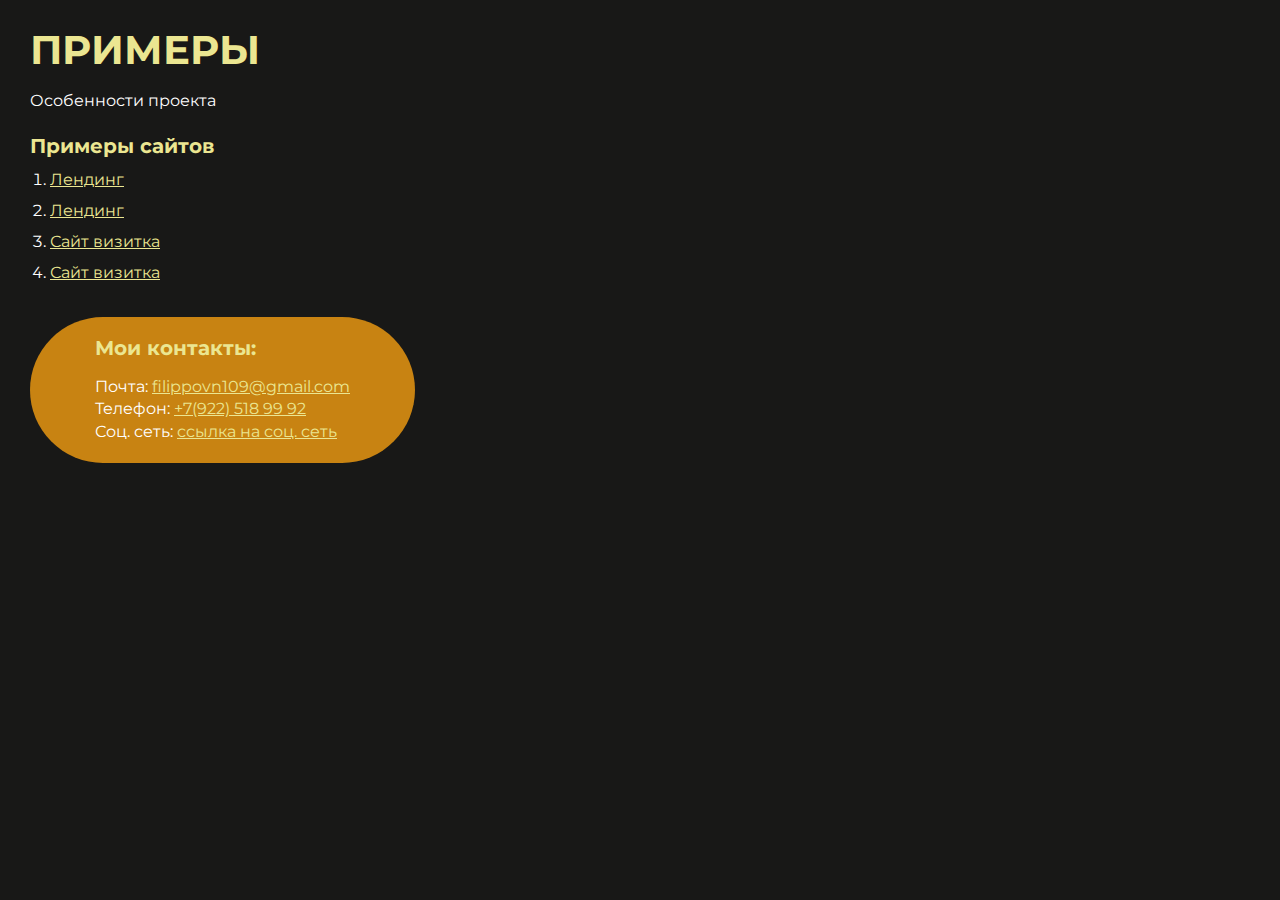
<file: index.html>
<!DOCTYPE html>
<html>

<head>
	<meta charset="UTF-8">
	<meta name="viewport" content="width=device-width, initial-scale=1.0">
	<title>Портфоли</title>
</head>

<body>
	<div class="rootpage">
		<h1>ПРИМЕРЫ</h1>
		<div class="rootpage__info">
			Особенности проекта
		</div>
		<h2>Примеры сайтов</h2>
		<ol class="rootpage__list">
			<li><a target="_blank" href="https://nikitafilippovlox.github.io/chertogy-frilansera/">Лендинг</a>
			</li>
			<li><a target="_blank" href="https://nikitafilippovlox.github.io/semenCorabel/">Лендинг</a></li>
			<li><a target="_blank" href="https://nikitafilippovlox.github.io/restoran/">Сайт визитка</a></li>
			<li><a target="_blank" href="https://nikitafilippovlox.github.io/anime/">Сайт визитка</a></li>
		</ol>
		<div class="rootpage__contacts">
			<h2>Мои контакты:</h2>
			<p>Почта: <a href="mailto:filippovn109@gmail.com">filippovn109@gmail.com</a></p>
			<p>Телефон: <a href="tel:89225189992">+7(922) 518 99 92</a></p>
			<p>Соц. сеть: <a href="https://vk.com/id539700731">ссылка на соц. сеть</a></p>
		</div>
	</div>
</body>
<style>
	@charset "UTF-8";
	@import url("https://fonts.googleapis.com/css?family=Montserrat:regular,700&display=swap");

	*,
	*::before,
	*::after {
		padding: 0px;
		margin: 0px;
		border: 0px;
		box-sizing: border-box;
	}

	html,
	body {
		height: 100%;
		margin: 0;
		padding: 0;
		min-width: 320px;
		width: 100%;
		color: #fff;
		background-color: #181817;
	}

	body {
		font-family: Montserrat;
		font-size: 100%;
		line-height: 1;
		font-size: 1rem;
	}

	a {
		text-decoration: underline;
		color: #ebe691
	}

	a:visited {
		text-decoration: underline;
		color: #aaa768;
	}

	a:hover {
		text-decoration: none;
	}

	ul li {
		list-style: none;
	}

	img {
		vertical-align: top;
	}

	.wrapper {
		width: 100%;
		min-height: 100%;
		overflow: hidden;
	}

	.rootpage {
		padding: 30px;
		display: flex;
		flex-direction: column;
		align-items: flex-start;
	}

	@media (max-width: 767px) {
		.rootpage {
			padding: 30px 15px;
		}
	}

	h1 {
		color: #ebe691;
		font-size: 2.5rem;
		margin: 0px 0px 1.25rem 0px;
	}

	@media (max-width: 767px) {
		h1 {
			font-size: 1.85rem;
			margin: 0px 0px 1.25rem 0px;
		}
	}

	h2 {
		color: #ebe691;
		font-size: 1.25rem;
		margin: 0px 0px 1rem 0px;
	}

	@media (max-width: 767px) {
		h2 {
			font-size: 1.125rem;
			margin: 0px 0px 1rem 0px;
		}
	}

	.rootpage__info {
		line-height: 140%;
		margin: 0px 0px 1.5rem 0px;
	}

	.rootpage__list {
		margin: 0px 0px 2.25rem 1.25rem;
	}

	.rootpage__list li:not(:last-child) {
		margin: 0px 0px 15px 0px;
	}

	.rootpage__contacts,
	.rootpage__tnx {
		border-radius: 200px;
		padding: 20px 65px;
		line-height: 140%;
	}

	@media (max-width: 767px) {

		.rootpage__contacts,
		.rootpage__tnx {
			border-radius: 40px;
			padding: 20px;
		}
	}

	.rootpage__contacts {
		background: #c88312;

	}

	.rootpage__contacts a {
		color: #ebe691;
	}

	.rootpage__tnx {
		background: #c22d63;
		margin: 0px 0px 1rem 0px;
	}
</style>

</html>
</file>
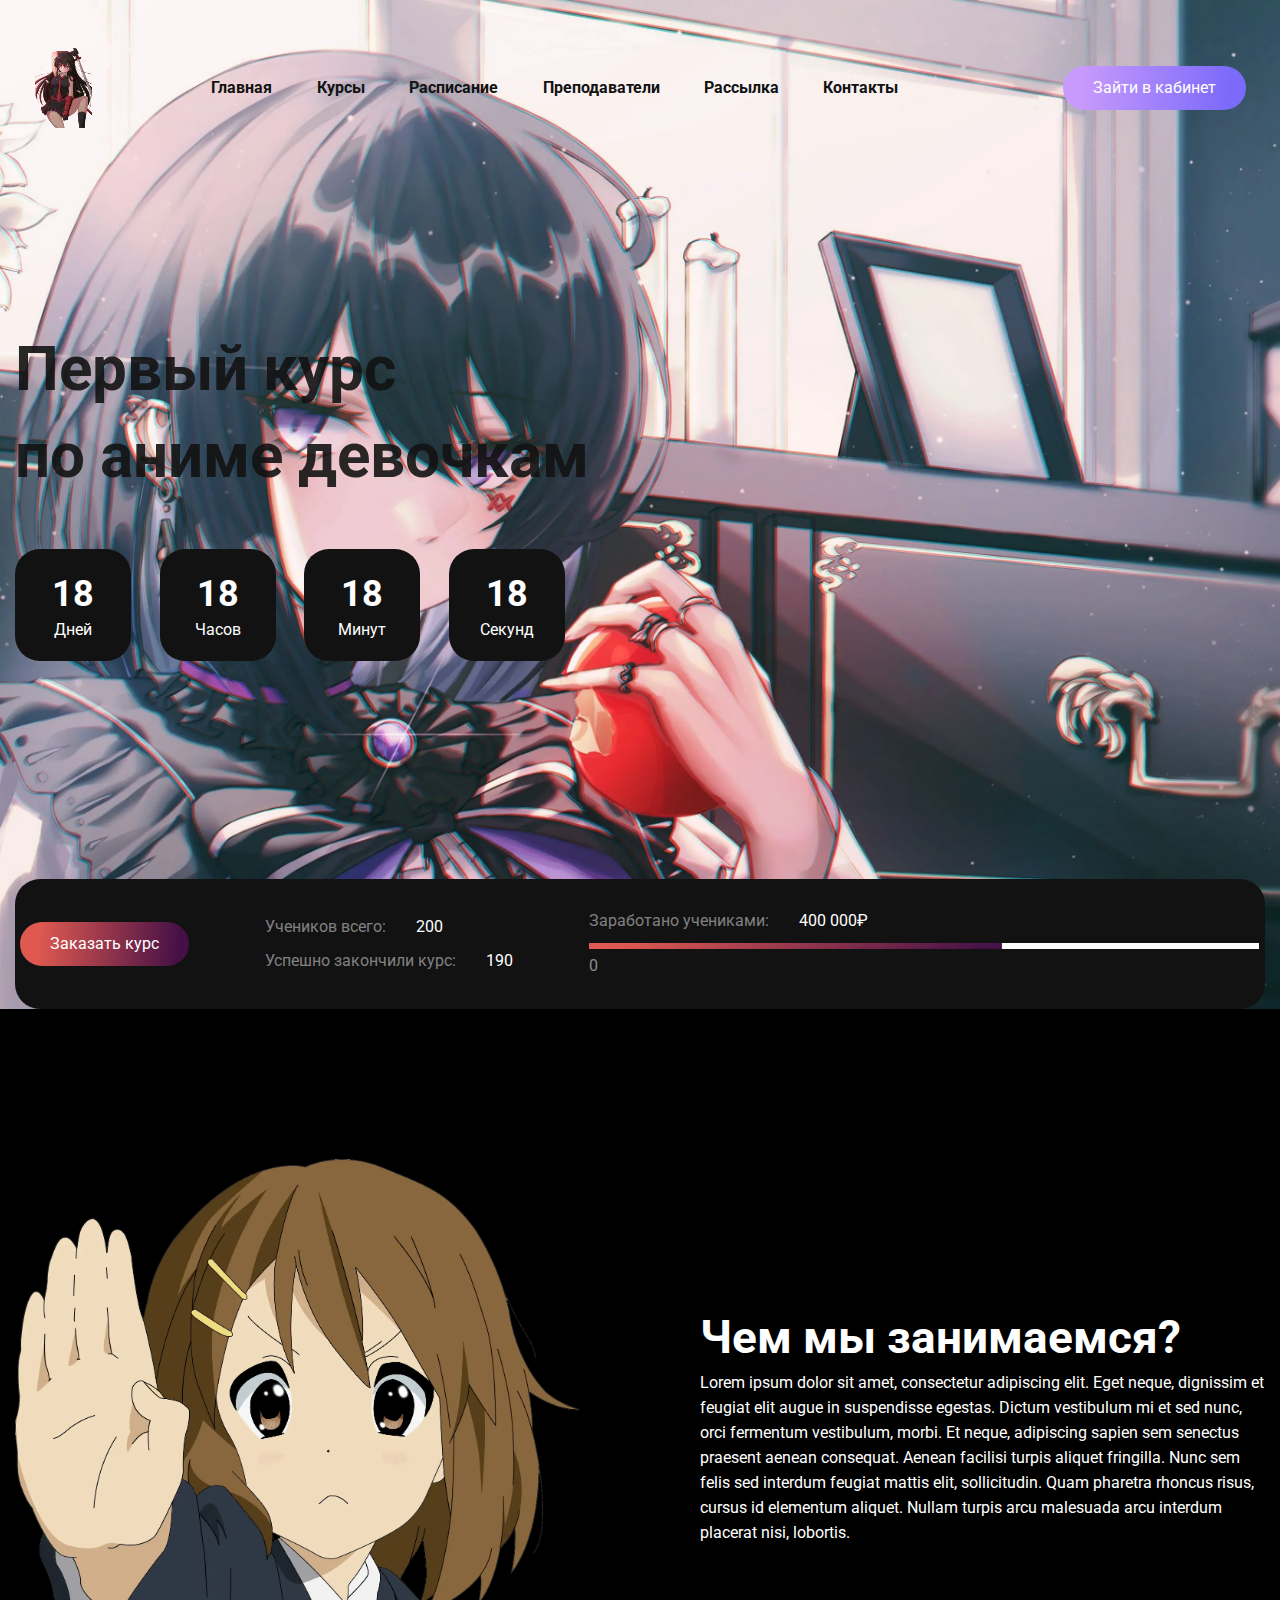
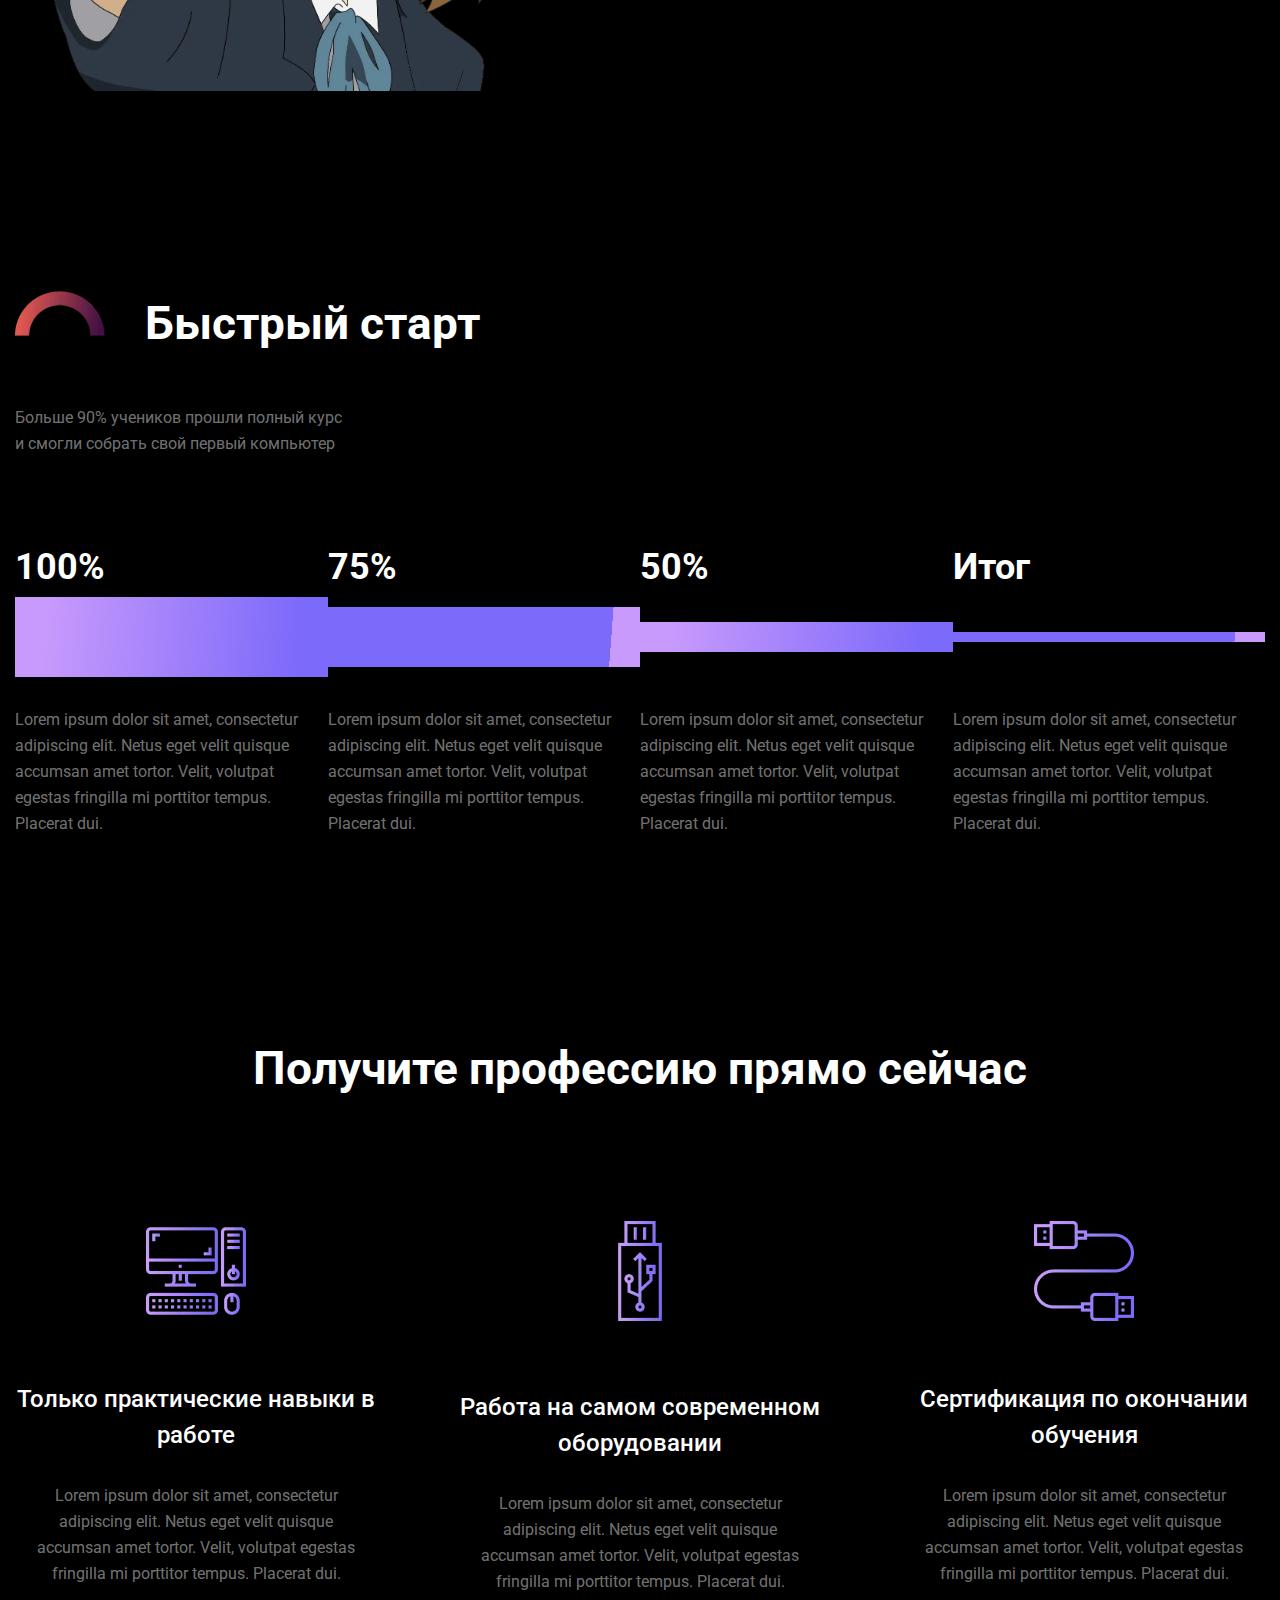
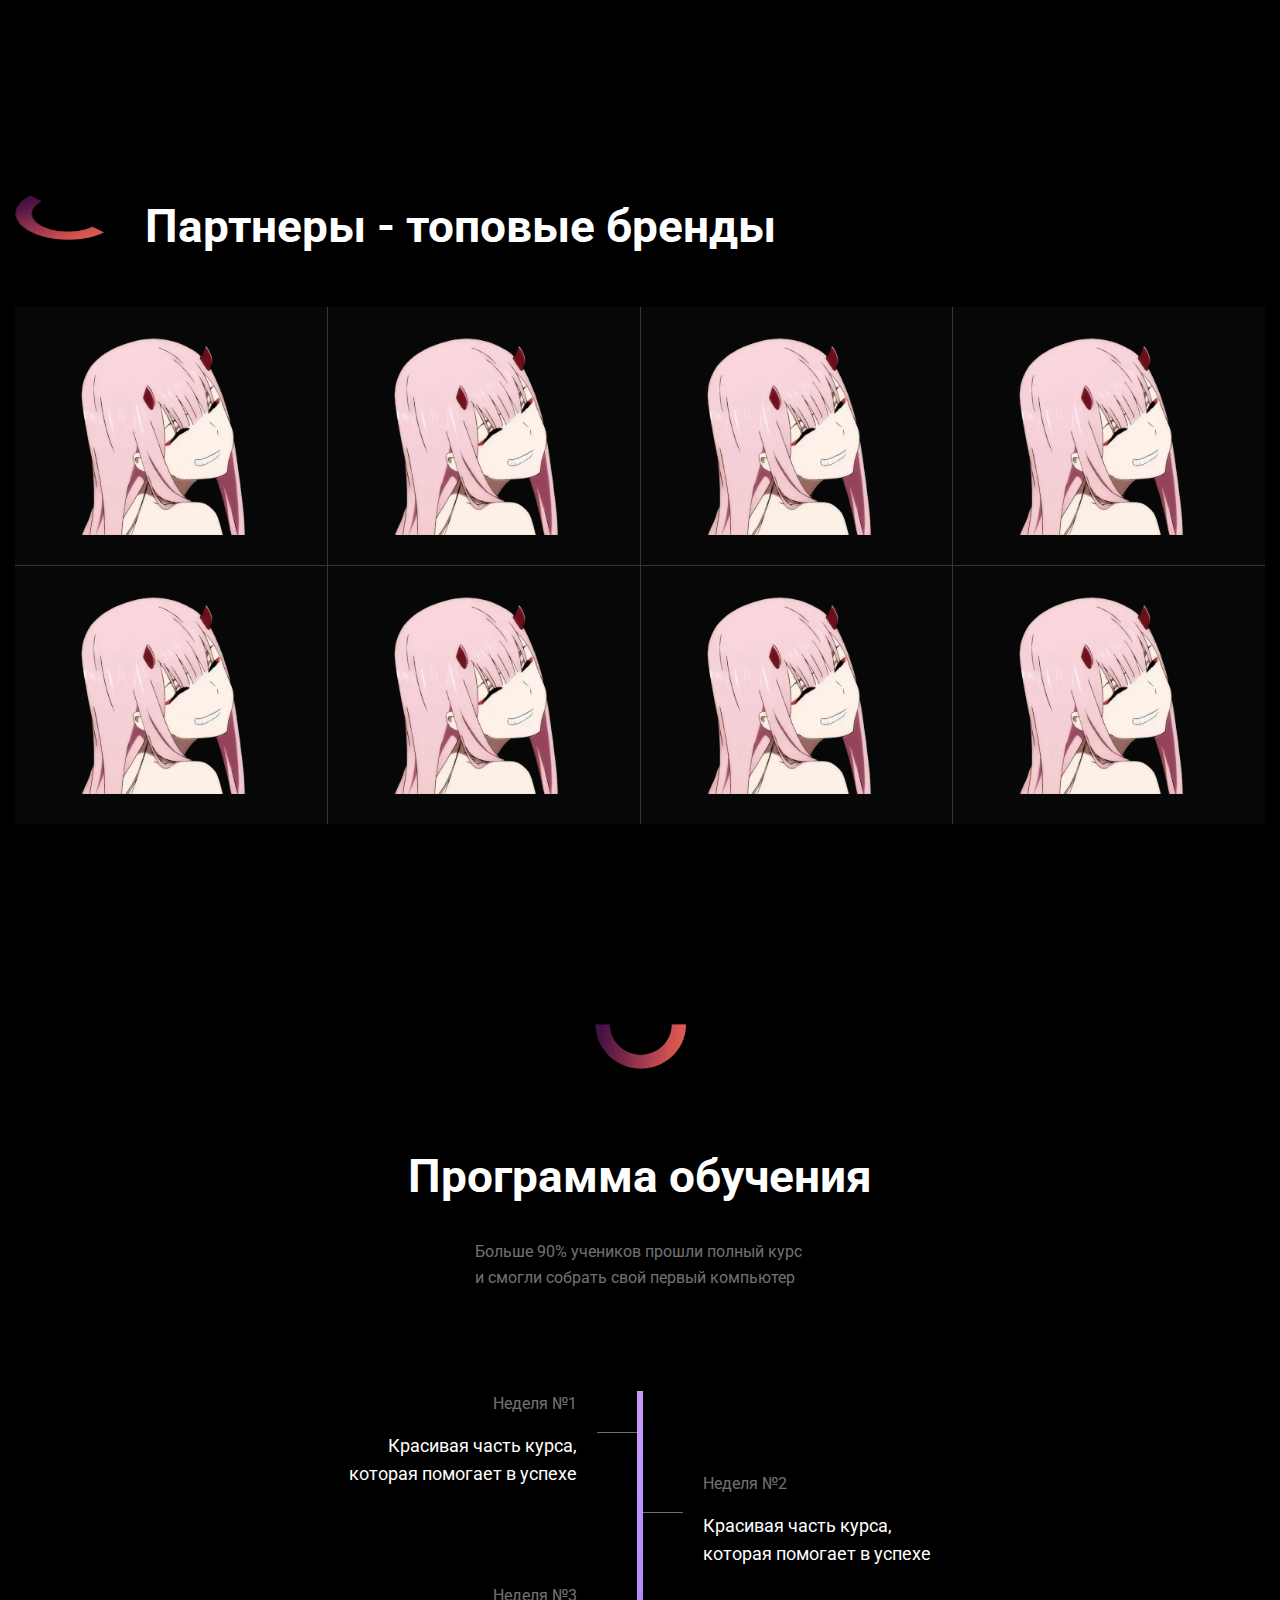
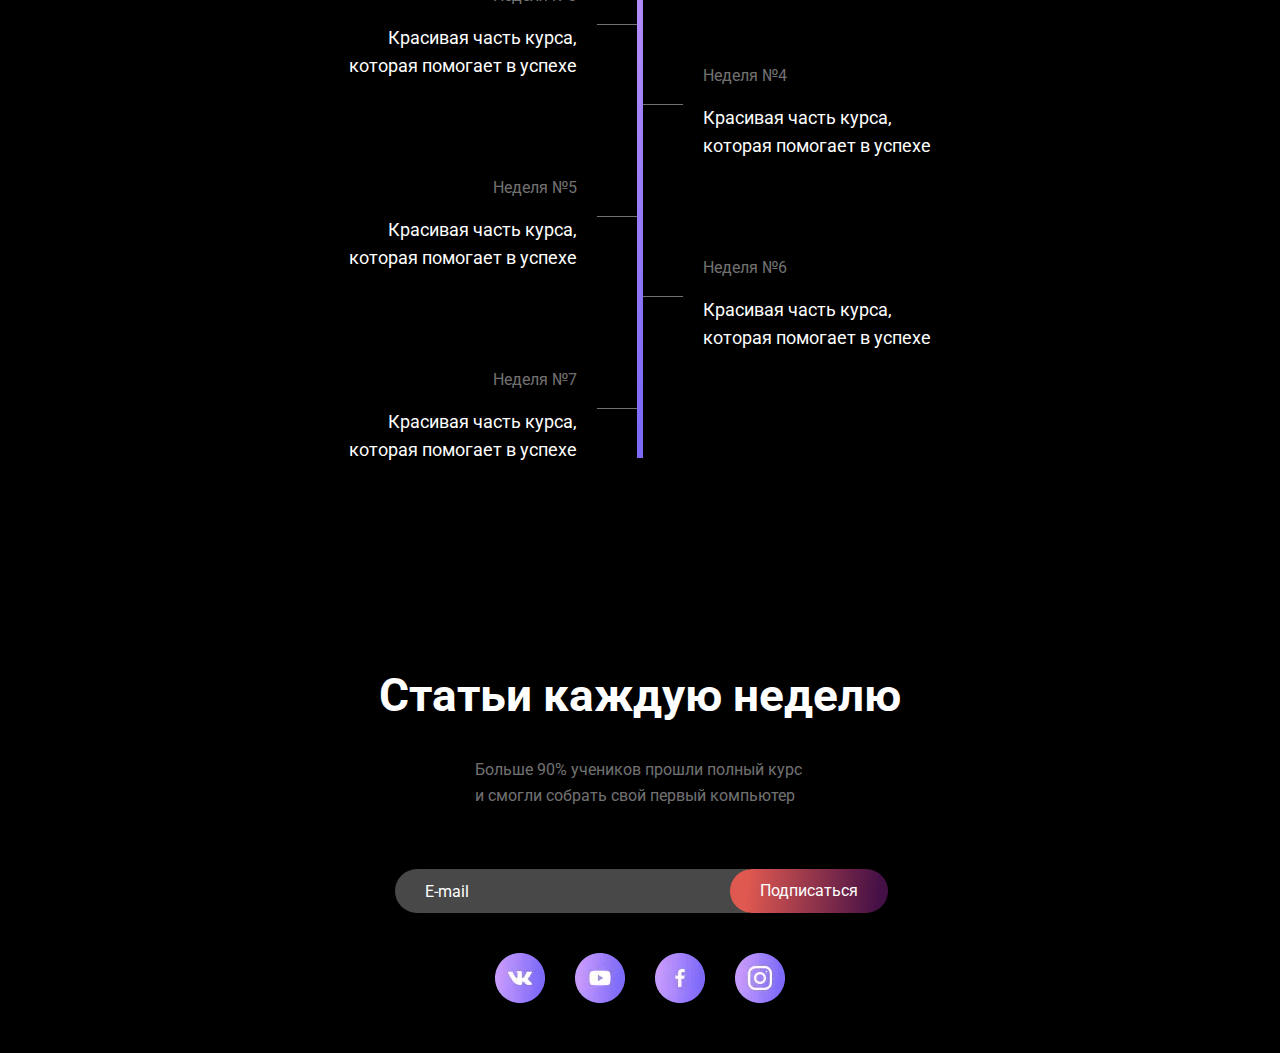
<file: anime/index.html>
<!DOCTYPE html>
<html lang="ru">

<head>
	<title>Главная</title>
	<meta charset="UTF-8">
	<meta name="format-detection" content="telephone=no">
	<!-- <style>body{opacity: 0;}</style> -->
	<link rel="stylesheet" href="css/style.min.css?_v=20220401123110">
	<link rel="shortcut icon" href="favicon.ico">
	<!-- <meta name="robots" content="noindex, nofollow"> -->
	<meta name="viewport" content="width=device-width, initial-scale=1.0">
</head>

<body>
	<div class="wrapper">
		<header data-fullscreen class="header">
			<div class="header__inner">
				<a href="" class="header__logo"><picture><source data-srcset="img/logo.webp" type="image/webp"><img data-prlx-mouse data-src="img/logo.png" alt=""></picture></a>
				<div class="header__menu menu">
					<nav class="menu__body">
						<ul class="menu__list">
							<li class="menu__item"><a href="" class="menu__link">Главная</a></li>
							<li class="menu__item"><a href="" class="menu__link">Курсы</a></li>
							<li class="menu__item"><a href="" class="menu__link">Расписание</a></li>
							<li class="menu__item"><a href="" class="menu__link">Преподаватели</a></li>
							<li class="menu__item"><a href="" class="menu__link">Рассылка</a></li>
							<li class="menu__item"><a href="" class="menu__link">Контакты</a></li>
							<li class="menu__item"><a href="" class="menu__link_b"></a></li>
						</ul>
					</nav>
					<button type="button" class="menu__icon icon-menu"><span></span></button>
				</div>
				<button data-da=".menu__link_b,990,2" type="submit" class="header__btn_pr button">Зайти в
					кабинет</button>
			</div>
			<div class="header__container">
				<div class="header__body body-header">
					<h3 class="body-header__title">Первый курс<br>
						по аниме девочкам</h3>
					<div class="body-header__items">
						<div class="body-header__item">
							<span class="body-header__item-number">18</span>
							<span class="body-header__item-date">Дней</span>
						</div>
						<div class="body-header__item">
							<span class="body-header__item-number">18</span>
							<span class="body-header__item-date">Часов</span>
						</div>
						<div class="body-header__item">
							<span class="body-header__item-number">18</span>
							<span class="body-header__item-date">Минут</span>
						</div>
						<div class="body-header__item">
							<span class="body-header__item-number">18</span>
							<span class="body-header__item-date">Секунд</span>
						</div>
					</div>
				</div>
				<div class="header__bottom bottom-header">
					<button type="submit" class="header__btn_cr button">Заказать курс</button>
					<div class="bottom-header__coll">
						<p class="bottom-header__coll-text">Учеников всего:<span>200</span></p>
						<p class="bottom-header__coll-text">Успешно закончили курс:<span>190</span></p>
					</div>
					<div class="bottom-header__earned">
						<p class="bottom-header__earned-text">Заработано учениками:<span>400 000₽</span></p>
						<div class="bottom-header__earned-line">
							<picture><source srcset="img/line2.webp" type="image/webp"><img src="img/line2.png" alt=""></picture>
						</div>
					</div>
				</div>
			</div>
			<div class="header__image"><picture><source data-srcset="img/cover-pc.webp" type="image/webp"><img data-src="img/cover-pc.jpg" alt="cover"></picture></div>
		</header>
		<main class="page">
			<section data-prlx-mouse-wrapper class="what-is">
				<div class="what-is__container">
					<div class="what-is__inner">
						<div class="what-is__image">
							<picture><source srcset="img/pc.webp" type="image/webp"><img data-prlx-mouse src="img/pc.png" alt=""></picture>
						</div>
						<div class="what-is__item">
							<h2 class="what-is__item-title">Чем мы занимаемся?</h2>
							<p class="what-is__item-text">Lorem ipsum dolor sit amet, consectetur adipiscing elit. Eget
								neque, dignissim et feugiat elit augue in suspendisse egestas. Dictum vestibulum mi et
								sed nunc, orci fermentum vestibulum, morbi. Et neque, adipiscing sapien sem senectus
								praesent aenean consequat. Aenean facilisi turpis aliquet fringilla. Nunc sem felis sed
								interdum feugiat mattis elit, sollicitudin. Quam pharetra rhoncus risus, cursus id
								elementum aliquet. Nullam turpis arcu malesuada arcu interdum placerat nisi, lobortis.
							</p>
						</div>
					</div>
				</div>
			</section>
			<section class="start">
				<div class="start__container">
					<div class="start__inner">
						<div class="start__body">
							<h4 class="start__body-title">Быстрый старт</h4>
							<p class="start__body-text">Больше 90% учеников прошли полный курс и смогли собрать свой
								первый компьютер</p>
						</div>
						<div class="start__items">
							<div class="start__item item-start">
								<h4 class="item-start__title">100%</h4>
								<div class="item-start__cub item-start__cub_1"></div>
								<p class="item-start__text">Lorem ipsum dolor sit amet, consectetur adipiscing elit.
									Netus eget velit quisque accumsan amet tortor. Velit, volutpat egestas fringilla mi
									porttitor tempus. Placerat dui.</p>
							</div>
							<div class="start__item item-start">
								<h4 class="item-start__title">75%</h4>
								<div class="item-start__cub item-start__cub_2"></div>
								<p class="item-start__text">Lorem ipsum dolor sit amet, consectetur adipiscing elit.
									Netus eget velit quisque accumsan amet tortor. Velit, volutpat egestas fringilla mi
									porttitor tempus. Placerat dui.</p>
							</div>
							<div class="start__item item-start">
								<h4 class="item-start__title">50%</h4>
								<div class="item-start__cub item-start__cub_3"></div>
								<p class="item-start__text">Lorem ipsum dolor sit amet, consectetur adipiscing elit.
									Netus eget velit quisque accumsan amet tortor. Velit, volutpat egestas fringilla mi
									porttitor tempus. Placerat dui.</p>
							</div>
							<div class="start__item item-start">
								<h4 class="item-start__title">Итог</h4>
								<div class="item-start__cub item-start__cub_4"></div>
								<p class="item-start__text">Lorem ipsum dolor sit amet, consectetur adipiscing elit.
									Netus eget velit quisque accumsan amet tortor. Velit, volutpat egestas fringilla mi
									porttitor tempus. Placerat dui.</p>
							</div>
						</div>
					</div>

				</div>
			</section>
			<section class="proff">
				<div class="proff__container">
					<div class="proff__inner">
						<h5 class="proff__title">Получите профессию прямо сейчас</h5>
						<div class="proff__items">
							<article class="proff__item">
								<div class="proff__item-image">
									<picture><source data-srcset="img/icon/pc.webp" type="image/webp"><img data-src="img/icon/pc.png" alt=""></picture>
								</div>
								<h6 class="proff__item-title">Только практические
									навыки в работе</h6>
								<p class="proff__item-text">Lorem ipsum dolor sit amet, consectetur adipiscing elit.
									Netus eget velit quisque accumsan amet tortor. Velit, volutpat egestas fringilla mi
									porttitor tempus. Placerat dui.</p>
							</article>
							<article class="proff__item">
								<div class="proff__item-image">
									<picture><source data-srcset="img/icon/flesh.webp" type="image/webp"><img data-src="img/icon/flesh.png" alt=""></picture>
								</div>
								<h6 class="proff__item-title">Работа на самом
									современном оборудовании</h6>
								<p class="proff__item-text">Lorem ipsum dolor sit amet, consectetur adipiscing elit.
									Netus eget velit quisque accumsan amet tortor. Velit, volutpat egestas fringilla mi
									porttitor tempus. Placerat dui.</p>
							</article>
							<article class="proff__item">
								<div class="proff__item-image">
									<picture><source data-srcset="img/icon/provod.webp" type="image/webp"><img data-src="img/icon/provod.png" alt=""></picture>
								</div>
								<h6 class="proff__item-title">Сертификация
									по окончании обучения</h6>
								<p class="proff__item-text">Lorem ipsum dolor sit amet, consectetur adipiscing elit.
									Netus eget velit quisque accumsan amet tortor. Velit, volutpat egestas fringilla mi
									porttitor tempus. Placerat dui.</p>
							</article>
						</div>
					</div>
				</div>
			</section>
			<section class="brands">
				<div class="brands__container">
					<div class="brands__inner">
						<h6 class="brands__title">Партнеры - топовые бренды</h6>
						<div class="brands__items">
							<div class="brands__item">
								<div class="brands__image"><picture><source data-srcset="img/company.webp" type="image/webp"><img data-src="img/company.png" alt=""></picture></div>
							</div>
							<div class="brands__item">
								<div class="brands__image"><picture><source data-srcset="img/company.webp" type="image/webp"><img data-src="img/company.png" alt=""></picture></div>
							</div>
							<div class="brands__item">
								<div class="brands__image"><picture><source data-srcset="img/company.webp" type="image/webp"><img data-src="img/company.png" alt=""></picture></div>
							</div>
							<div class="brands__item">
								<div class="brands__image"><picture><source data-srcset="img/company.webp" type="image/webp"><img data-src="img/company.png" alt=""></picture></div>
							</div>
							<div class="brands__item">
								<div class="brands__image"><picture><source data-srcset="img/company.webp" type="image/webp"><img data-src="img/company.png" alt=""></picture></div>
							</div>
							<div class="brands__item">
								<div class="brands__image"><picture><source data-srcset="img/company.webp" type="image/webp"><img data-src="img/company.png" alt=""></picture></div>
							</div>
							<div class="brands__item">
								<div class="brands__image"><picture><source data-srcset="img/company.webp" type="image/webp"><img data-src="img/company.png" alt=""></picture></div>
							</div>
							<div class="brands__item">
								<div class="brands__image"><picture><source data-srcset="img/company.webp" type="image/webp"><img data-src="img/company.png" alt=""></picture></div>
							</div>


						</div>
					</div>
				</div>
			</section>
			<section class="lessons">
				<div class="lessons__container">
					<div class="lessons__inner">
						<div class="lessons__body">
							<div class="lessons__body-image"><picture><source data-srcset="img/polucrug.webp" type="image/webp"><img data-src="img/polucrug.png" alt=""></picture></div>
							<h5 class="lessons__body-title">Программа обучения</h5>
							<p class="lessons__body-text">Больше 90% учеников прошли полный курс и смогли собрать свой
								первый компьютер</p>
						</div>
						<div class="lessons__columns">
							<div class="lessons__column column-lessons">
								<div class="column-lessons__item">
									<h5 class="column-lessons__item-title">Неделя №1</h5>
									<p class="column-lessons__item-text">Красивая часть курса,
										которая помогает в успехе</p>
								</div>
								<div class="column-lessons__item">
									<h5 class="column-lessons__item-title">Неделя №3</h5>
									<p class="column-lessons__item-text">Красивая часть курса,
										которая помогает в успехе</p>
								</div>
								<div class="column-lessons__item">
									<h5 class="column-lessons__item-title">Неделя №5</h5>
									<p class="column-lessons__item-text">Красивая часть курса,
										которая помогает в успехе</p>
								</div>
								<div class="column-lessons__item">
									<h5 class="column-lessons__item-title">Неделя №7</h5>
									<p class="column-lessons__item-text">Красивая часть курса,
										которая помогает в успехе</p>
								</div>
							</div>
							<div class="lessons__column column-lessons-1">
								<div class="column-lessons-1__item">
									<h5 class="column-lessons-1__item-title">Неделя №2</h5>
									<p class="column-lessons-1__item-text">Красивая часть курса,
										которая помогает в успехе</p>
								</div>
								<div class="column-lessons-1__item">
									<h5 class="column-lessons-1__item-title">Неделя №4</h5>
									<p class="column-lessons-1__item-text">Красивая часть курса,
										которая помогает в успехе</p>
								</div>
								<div class="column-lessons-1__item">
									<h5 class="column-lessons-1__item-title">Неделя №6</h5>
									<p class="column-lessons-1__item-text">Красивая часть курса,
										которая помогает в успехе</p>
								</div>
							</div>
						</div>
					</div>
				</div>
			</section>
		</main>
		<footer class="footer">
			<div class="footer__container">
				<div class="footer__inner">
					<h6 class="footer__title">
						Статьи каждую неделю
					</h6>
					<p class="footer__text">Больше 90% учеников прошли полный курс и смогли собрать свой первый компьютер </p>
					<form class="footer__form" action="" method="get">
						<input autocomplete="off" type="email" name="form[]" data-error="Ошибка" placeholder="E-mail" class="input">
						<button type="submit" class="footer__btn header__btn_cr button">Подписаться</button>
					</form>
					<div class="footer__social">
						<a href="">
							<picture><source srcset="img/icon/vk.webp" type="image/webp"><img src="img/icon/vk.jpg" alt=""></picture>
						</a>
						<a href="">
							<picture><source srcset="img/icon/yotube.webp" type="image/webp"><img src="img/icon/yotube.png" alt=""></picture>
						</a>
						<a href="">
							<picture><source srcset="img/icon/facebook.webp" type="image/webp"><img src="img/icon/facebook.png" alt=""></picture>
						</a>
						<a href="">
							<picture><source srcset="img/icon/inst.webp" type="image/webp"><img src="img/icon/inst.png" alt=""></picture>
						</a>
					</div>
				</div>
			</div>
		</footer>
	</div>
	<!-- 
<div id="popup" aria-hidden="true" class="popup">
	<div class="popup__wrapper">
		<div class="popup__content">
			<button data-close type="button" class="popup__close">Закрыть</button>
			<div class="popup__text">
			</div>
		</div>
	</div>
</div>
 -->

	<script src="js/app.min.js?_v=20220401123110"></script>
</body>

</html>
</file>
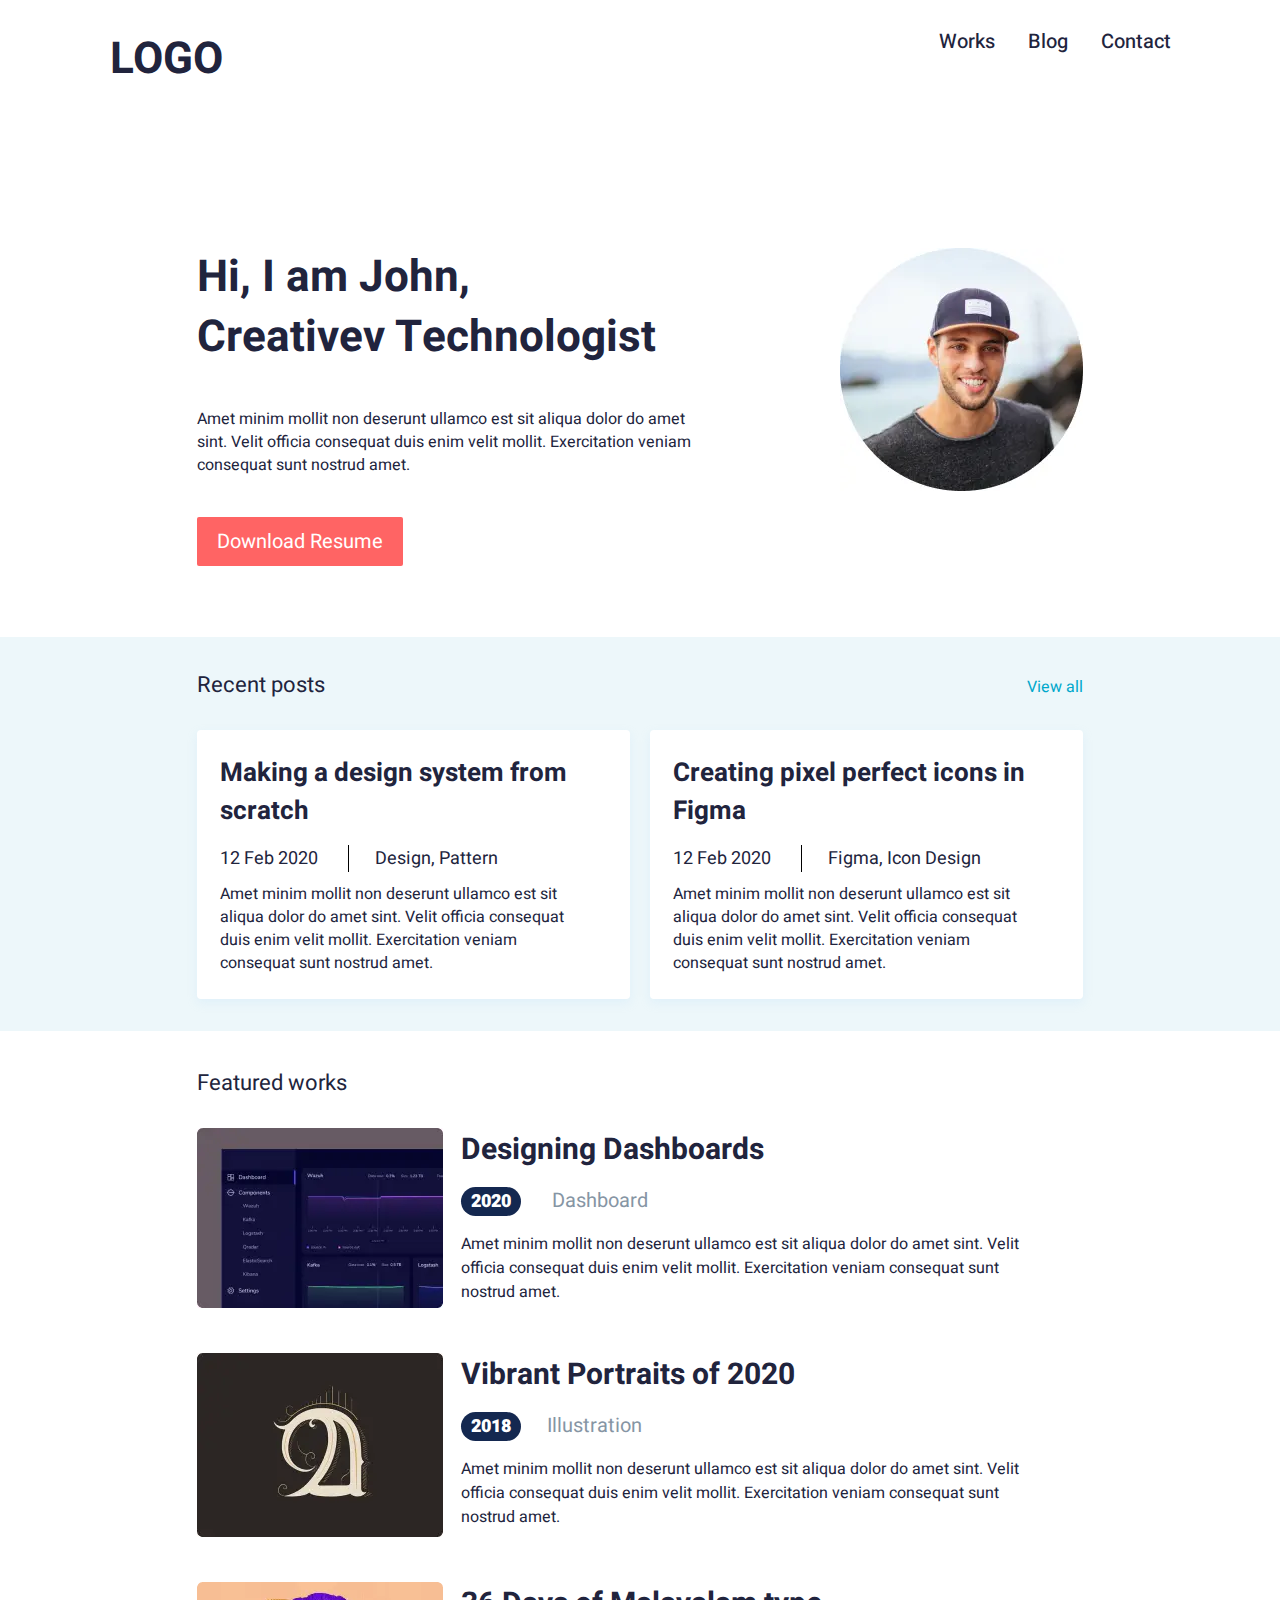
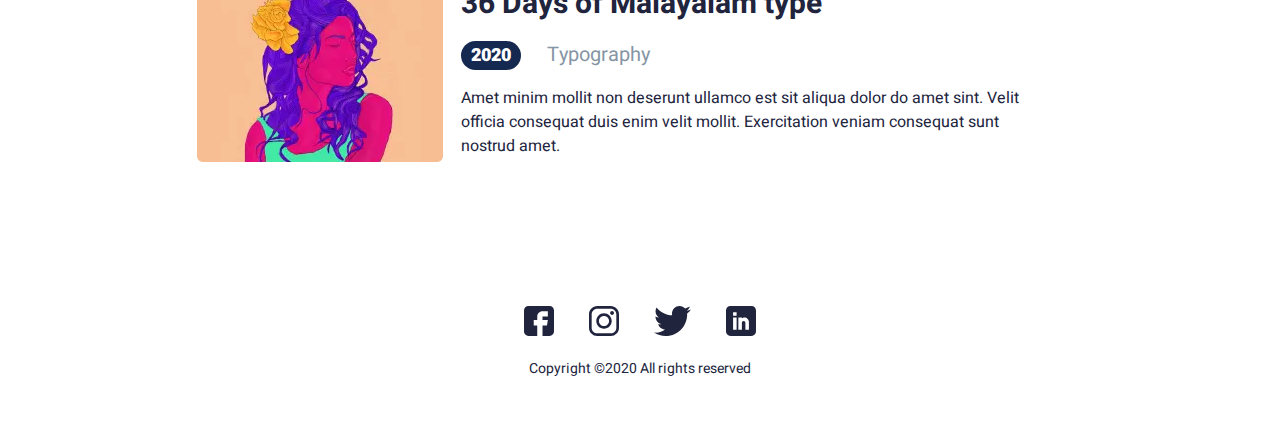
<file: chertogy-frilansera/index.html>
<!DOCTYPE html>
<html lang="ru">

<head>
	<title>Главная</title>
	<meta charset="UTF-8">
	<meta name="format-detection" content="telephone=no">
	<!-- <style>body{opacity: 0;}</style> -->
	<link rel="stylesheet" href="css/style.min.css?_v=20220324123553">
	<link rel="shortcut icon" href="favicon.ico">
	<!-- <meta name="robots" content="noindex, nofollow"> -->
	<meta name="viewport" content="width=device-width, initial-scale=1.0">
</head>

<body>
	<div class="wrapper">
		<header class="header">
			<div class="header__containerr">
				<div class="header__inner">
					<h1 class="header__logo title"><a
							href="https://nikitafilippovlox.github.io/chertogy-frilansera/">LOGO</a></h1>
					<div class="header__menu menu">
						<nav class="menu__body">
							<ul class="menu__list">
								<li class="menu__item"><a
										href="https://nikitafilippovlox.github.io/chertogy-frilansera/home-work"
										class="menu__link">Works</a></li>
								<li class="menu__item"><a
										href="https://nikitafilippovlox.github.io/chertogy-frilansera/home-blog"
										class="menu__link">Blog</a></li>
								<li class="menu__item"><a
										href="https://nikitafilippovlox.github.io/chertogy-frilansera/home-contact"
										class="menu__link">Contact</a></li>
							</ul>
						</nav>
						<button type="button" class="menu__icon icon-menu"><span></span></button>
					</div>
				</div>
			</div>
		</header>
		<main class="page">
			<section class="page__home home-page">
				<div class="home-page__container">
					<div class="home-page__inner">
						<div class="home-page__body">
							<h1 class="home-page__body-title">Hi, I am John, <br>
								Creativev Technologist</h1>
							<p class="home-page__body-text">Amet minim mollit non deserunt ullamco est sit aliqua dolor
								do amet sint. Velit officia consequat duis enim velit mollit. Exercitation veniam
								consequat sunt nostrud amet.</p>
							<button type="submit" class="home-page__body-button">Download Resume</button>
						</div>
						<div class="home-page__images">
							<picture>
								<source srcset="img/men.webp" type="image/webp"><img src="img/men.jpg" alt="men">
							</picture>
						</div>
					</div>
				</div>
			</section>
			<section class="page__post post-page">
				<div class="post-page__container">
					<a href="#" class="post-page__link">Recent posts</a>
					<a href="#" class="post-page__link-1">View all</a>
					<div class="post-page__inner">
						<div class="post-page__item item">
							<h2 class="item__title">Making a design system from scratch</h2>
							<p class="item__date">12 Feb 2020 <span>Design, Pattern</span></p>
							<p class="item__text">Amet minim mollit non deserunt ullamco est sit aliqua dolor do amet
								sint. Velit officia consequat duis enim velit mollit. Exercitation veniam consequat sunt
								nostrud amet.</p>
						</div>
						<div class="post-page__item item">
							<h2 class="item__title">Creating pixel perfect icons in Figma</h2>
							<p class="item__date">12 Feb 2020 <span>Figma, Icon Design</span></p>
							<p class="item__text">Amet minim mollit non deserunt ullamco est sit aliqua dolor do amet
								sint. Velit officia consequat duis enim velit mollit. Exercitation veniam consequat sunt
								nostrud amet.</p>
						</div>
					</div>
				</div>
			</section>
			<section class="page__works works-page">
				<div class="works-page__container">
					<a href="#" class="works-page__link">Featured works</a>
					<div class="works-page__inner">
						<div class="works-page__item item-works">
							<div class="item-works__image">
								<picture>
									<source srcset="img/designinng.webp" type="image/webp"><img src="img/designinng.jpg"
										alt="">
								</picture>
							</div>
							<div class="item-works__body">
								<h4 class="item-works__body-title">Designing Dashboards</h4>
								<p class="item-works__body-date"><span>2020</span> Dashboard</p>
								<p class="item-works__text">Amet minim mollit non deserunt ullamco est sit aliqua dolor
									do amet sint. Velit officia consequat duis enim velit mollit. Exercitation veniam
									consequat sunt nostrud amet.</p>
							</div>
						</div>
						<div class="works-page__item item-works">
							<div class="item-works__image">
								<picture>
									<source srcset="img/Typography.webp" type="image/webp"><img src="img/Typography.png"
										alt="">
								</picture>
							</div>
							<div class="item-works__body">
								<h4 class="item-works__body-title">Vibrant Portraits of 2020</h4>
								<p class="item-works__body-date"><span>2018</span>Illustration</p>
								<p class="item-works__text">Amet minim mollit non deserunt ullamco est sit aliqua dolor
									do amet sint. Velit officia consequat duis enim velit mollit. Exercitation veniam
									consequat sunt nostrud amet.</p>
							</div>
						</div>
						<div class="works-page__item item-works">
							<div class="item-works__image">
								<picture>
									<source srcset="img/il.webp" type="image/webp"><img src="img/il.png" alt="">
								</picture>
							</div>
							<div class="item-works__body">
								<h4 class="item-works__body-title">36 Days of Malayalam type</h4>
								<p class="item-works__body-date"><span>2020</span>Typography</p>
								<p class="item-works__text">Amet minim mollit non deserunt ullamco est sit aliqua dolor
									do amet sint. Velit officia consequat duis enim velit mollit. Exercitation veniam
									consequat sunt nostrud amet.</p>
							</div>
						</div>
					</div>
				</div>
			</section>
		</main>
		<footer class="footer">
			<div class="footer__container">
				<div class="footer__inner">
					<div class="footer__social">
						<a href="" class="footer__social-link">
							<img src="img/svg/1.svg" alt="facebook">
						</a>
						<a href="" class="footer__social-link">
							<img src="img/svg/2.svg" alt="facebook">
						</a>
						<a href="" class="footer__social-link">
							<img src="img/svg/3.svg" alt="facebook">
						</a>
						<a href="" class="footer__social-link">
							<img src="img/svg/4.svg" alt="facebook">
						</a>
					</div>
					<p class="footer__sogl">Copyright ©2020 All rights reserved </p>
				</div>
			</div>
		</footer>
	</div>
	<!-- 
<div id="popup" aria-hidden="true" class="popup">
	<div class="popup__wrapper">
		<div class="popup__content">
			<button data-close type="button" class="popup__close">Закрыть</button>
			<div class="popup__text">
			</div>
		</div>
	</div>
</div>
 -->

	<script src="js/app.min.js?_v=20220324123553"></script>
</body>

</html>
</file>
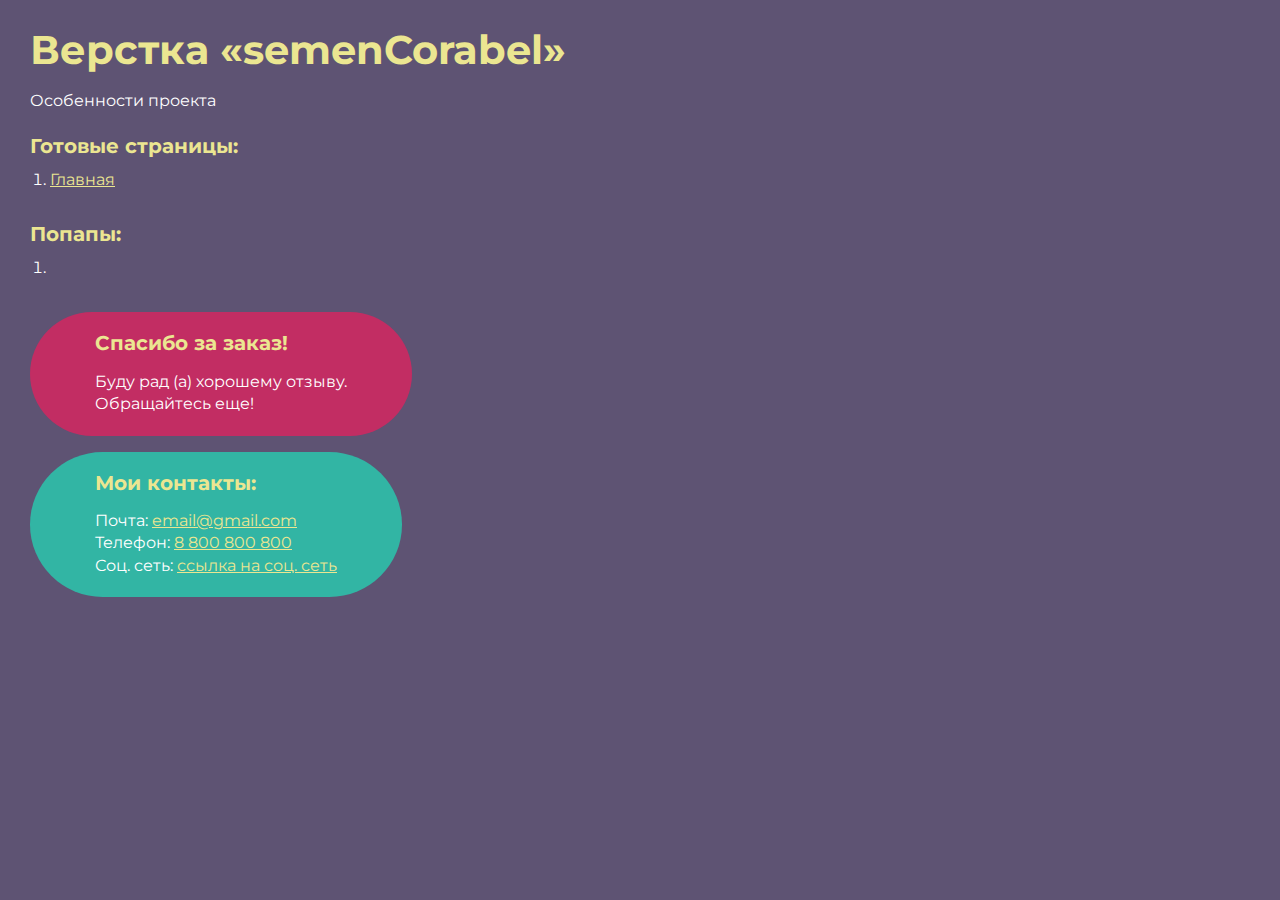
<file: korabeltattoo/index.html>
<!DOCTYPE html>
<html>

<head>
	<meta charset="UTF-8">
	<meta name="viewport" content="width=device-width, initial-scale=1.0">
	<title>Верстка «semenCorabel»</title>
</head>

<body>
	<div class="rootpage">
		<h1>Верстка «semenCorabel»</h1>
		<div class="rootpage__info">
			Особенности проекта
		</div>
		<h2>Готовые страницы:</h2>
		<ol class="rootpage__list">
			<li><a target="_blank" href="home.html">Главная</a></li>
		</ol>
		<h2>Попапы:</h2>
		<ol class="rootpage__list">
			<li><a target="_blank" href="home.html#"></a></li>
		</ol>
		<div class="rootpage__tnx">
			<h2>Спасибо за заказ!</h2>
			<p>Буду рад (а) хорошему отзыву.</p>
			<p>Обращайтесь еще!</p>
		</div>
		<div class="rootpage__contacts">
			<h2>Мои контакты:</h2>
			<p>Почта: <a href="mailto:email@gmail.com">email@gmail.com</a></p>
			<p>Телефон: <a href="tel:8800800800">8 800 800 800</a></p>
			<p>Соц. сеть: <a href="">ссылка на соц. сеть</a></p>
		</div>
	</div>
</body>
<style>
	@charset "UTF-8";
	@import url("https://fonts.googleapis.com/css?family=Montserrat:regular,700&display=swap");

	*,
	*::before,
	*::after {
		padding: 0px;
		margin: 0px;
		border: 0px;
		box-sizing: border-box;
	}

	html,
	body {
		height: 100%;
		margin: 0;
		padding: 0;
		min-width: 320px;
		width: 100%;
		color: #fff;
		background-color: #5e5373;
	}

	body {
		font-family: Montserrat;
		font-size: 100%;
		line-height: 1;
		font-size: 1rem;
	}

	a {
		text-decoration: underline;
		color: #ebe691
	}

	a:visited {
		text-decoration: underline;
		color: #aaa768;
	}

	a:hover {
		text-decoration: none;
	}

	ul li {
		list-style: none;
	}

	img {
		vertical-align: top;
	}

	.wrapper {
		width: 100%;
		min-height: 100%;
		overflow: hidden;
	}

	.rootpage {
		padding: 30px;
		display: flex;
		flex-direction: column;
		align-items: flex-start;
	}

	@media (max-width: 767px) {
		.rootpage {
			padding: 30px 15px;
		}
	}

	h1 {
		color: #ebe691;
		font-size: 2.5rem;
		margin: 0px 0px 1.25rem 0px;
	}

	@media (max-width: 767px) {
		h1 {
			font-size: 1.85rem;
			margin: 0px 0px 1.25rem 0px;
		}
	}

	h2 {
		color: #ebe691;
		font-size: 1.25rem;
		margin: 0px 0px 1rem 0px;
	}

	@media (max-width: 767px) {
		h2 {
			font-size: 1.125rem;
			margin: 0px 0px 1rem 0px;
		}
	}

	.rootpage__info {
		line-height: 140%;
		margin: 0px 0px 1.5rem 0px;
	}

	.rootpage__list {
		margin: 0px 0px 2.25rem 1.25rem;
	}

	.rootpage__list li:not(:last-child) {
		margin: 0px 0px 15px 0px;
	}

	.rootpage__contacts,
	.rootpage__tnx {
		border-radius: 200px;
		padding: 20px 65px;
		line-height: 140%;
	}

	@media (max-width: 767px) {

		.rootpage__contacts,
		.rootpage__tnx {
			border-radius: 40px;
			padding: 20px;
		}
	}

	.rootpage__contacts {
		background: #32b5a4;

	}

	.rootpage__contacts a {
		color: #ebe691;
	}

	.rootpage__tnx {
		background: #c22d63;
		margin: 0px 0px 1rem 0px;
	}
</style>

</html>
</file>
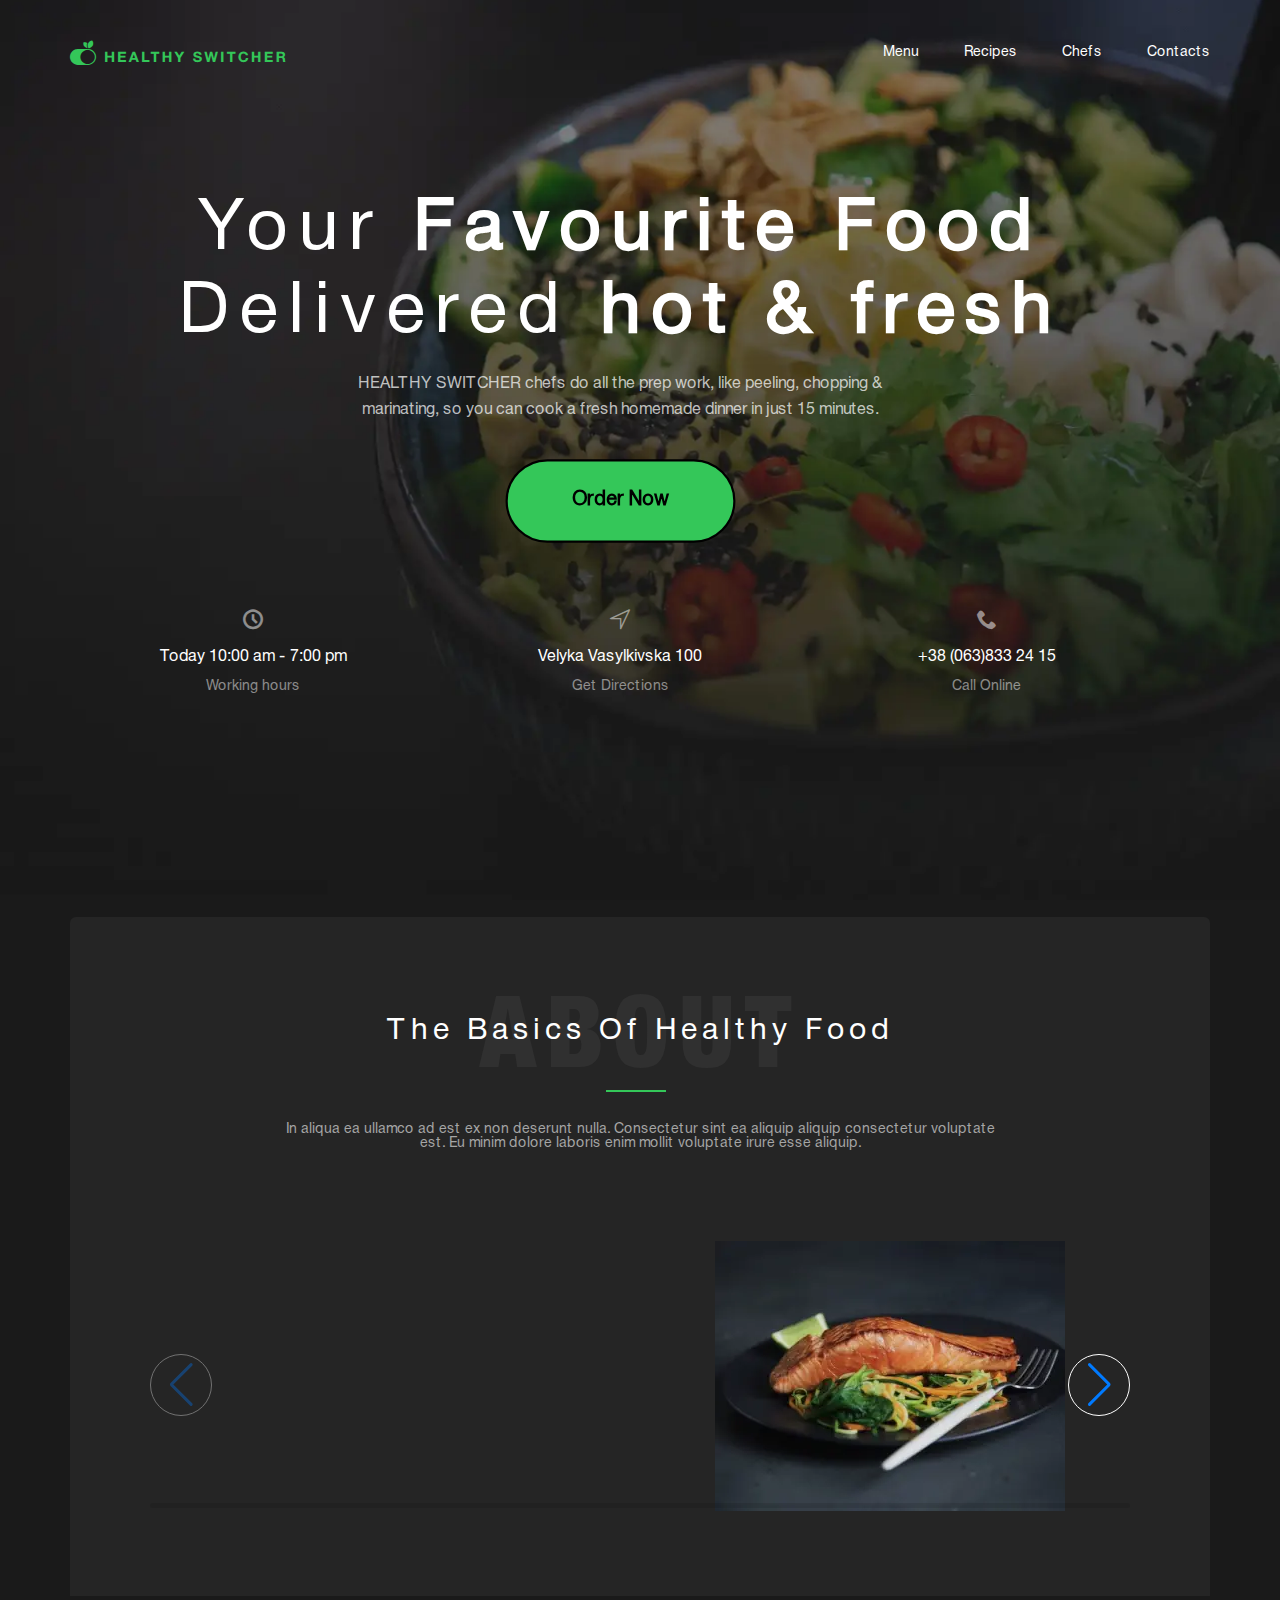
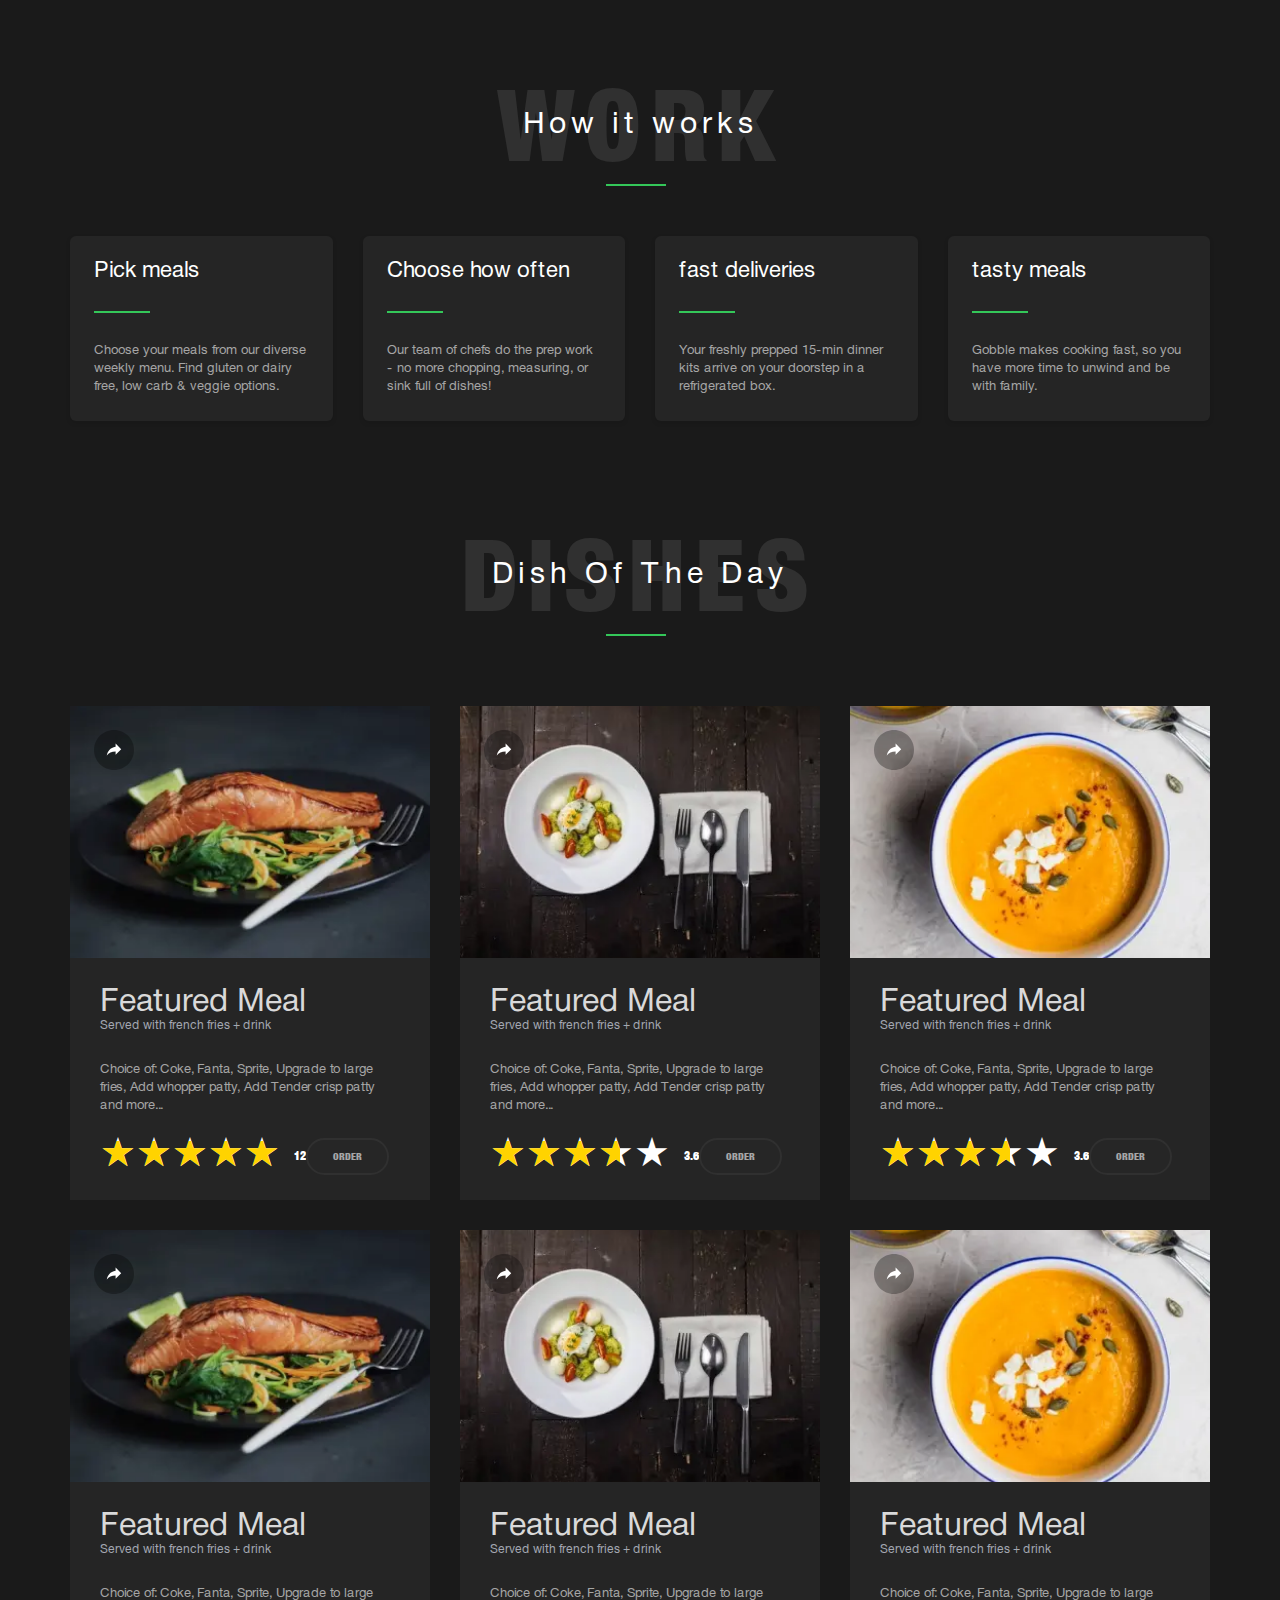
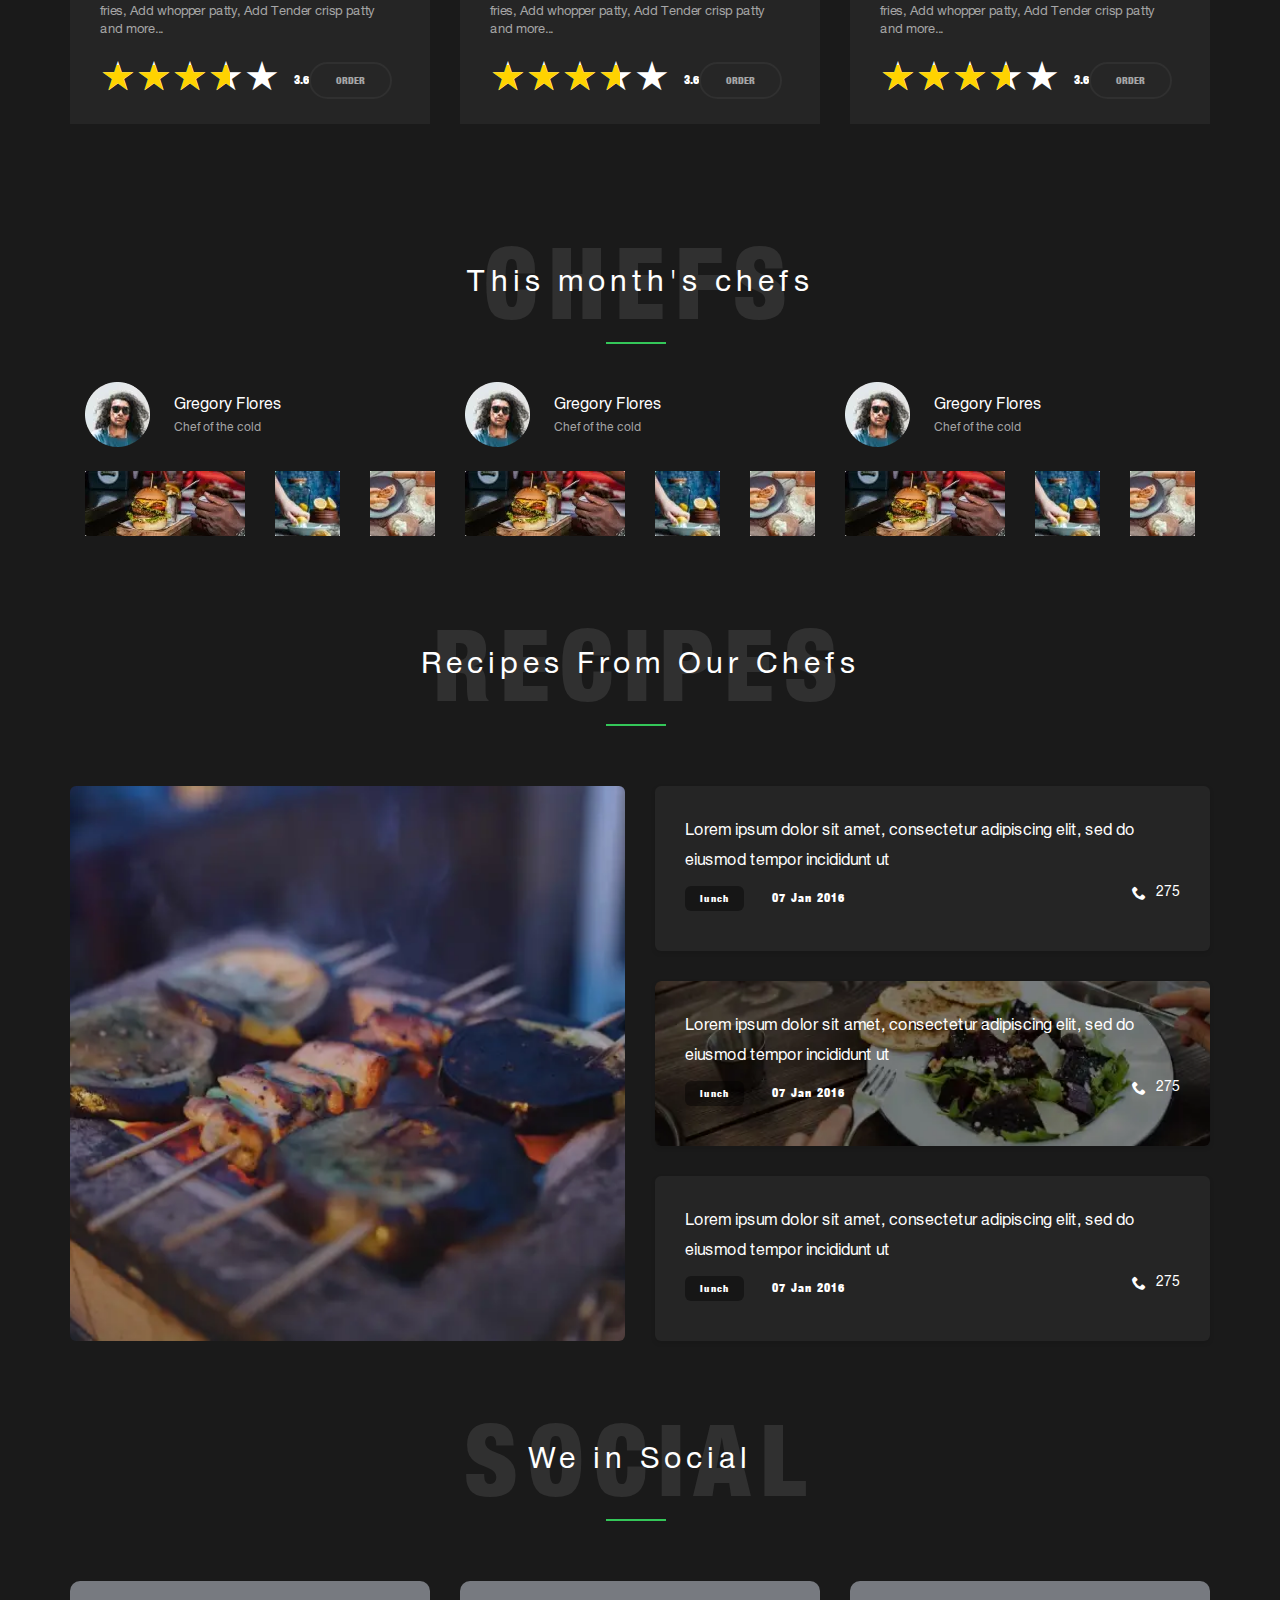
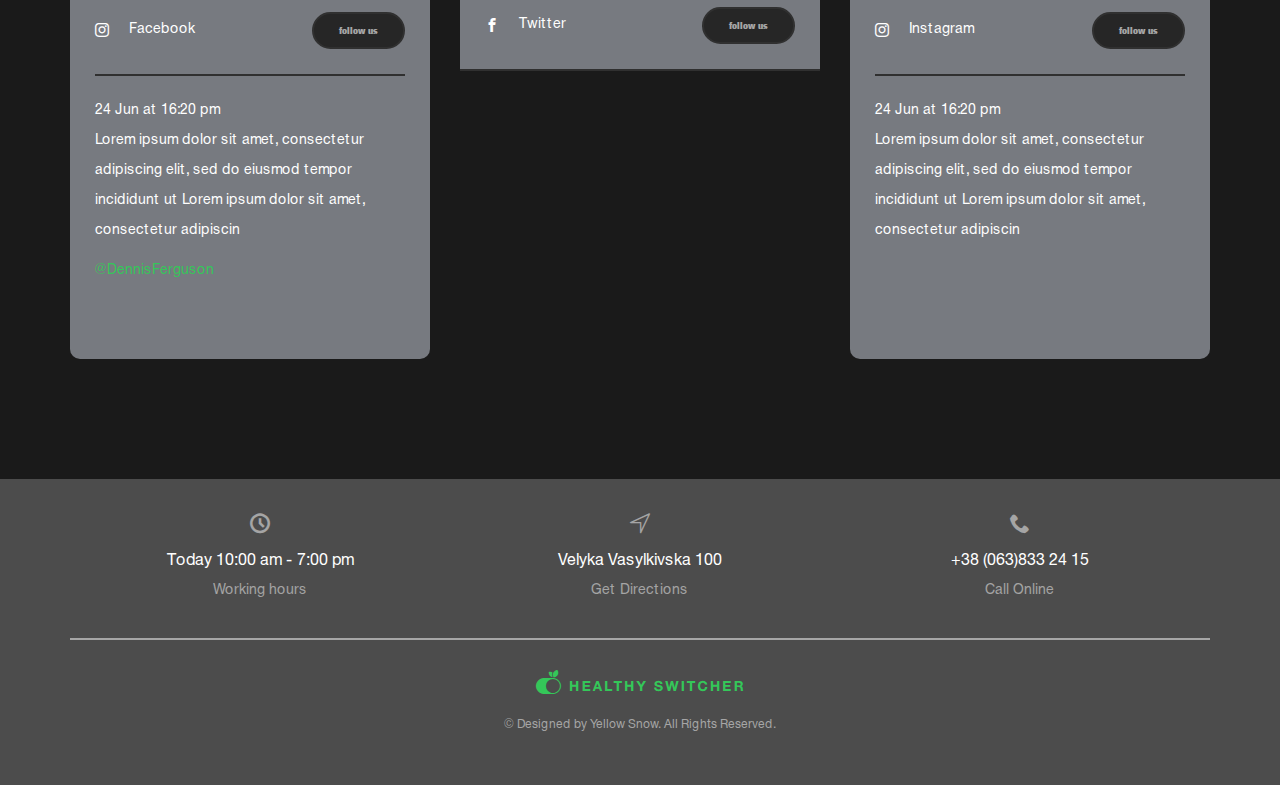
<file: restoran/index.html>
<!DOCTYPE html>
<html lang="ru">

<head>
	<title>Главная</title>
	<meta charset="UTF-8">
	<meta name="format-detection" content="telephone=no">
	<!-- <style>body{opacity: 0;}</style> -->
	<link rel="stylesheet" href="css/style.min.css?_v=20220331110451">
	<link rel="shortcut icon" href="favicon.ico">
	<!-- <meta name="robots" content="noindex, nofollow"> -->
	<meta name="viewport" content="width=device-width, initial-scale=1.0">
</head>

<body>
	<div class="wrapper">
		<header data-fullscreen class="header">
			<picture><source srcset="img/fon.webp" type="image/webp"><img src="img/fon.jpg" alt=""></picture>
			<div class="header__container">
				<div class="header__inner">
					<a href="#" class="header__logo _icon-logo"></a>
					<div class="header__menu menu">
						<button type="button" class="menu__icon icon-menu"><span></span></button>
						<nav class="menu__body">
							<ul class="menu__list">
								<li class="menu__item"><a href="" class="menu__link">Menu</a></li>
								<li class="menu__item"><a href="" class="menu__link">Recipes</a></li>
								<li class="menu__item"><a href="" class="menu__link">Chefs</a></li>
								<li class="menu__item"><a href="" class="menu__link">Contacts</a></li>
							</ul>
						</nav>
					</div>
					<article class="header__content">
						<h1 class="header__content-title">Your <span>Favourite Food</span>
							Delivered <span>hot & fresh</span></h1>
						<p class="header__content-text">HEALTHY SWITCHER chefs do all the prep work, like peeling, chopping &
							marinating, so you can cook a fresh homemade dinner in just 15 minutes. </p>
						<button type="submit" class="header__content-button">Order Now</button>
						<div class="header__content-social content-social">
							<div class="content-social__item">
								<span class="content-social__link _icon-time"></span>
								<p class="content-social__data">Today 10:00 am - 7:00 pm</p>
								<p class="content-social__text">Working hours</p>
							</div>
							<div class="content-social__item">
								<span class="content-social__link _icon-location"></span>
								<p class="content-social__data">Velyka Vasylkivska 100</p>
								<p class="content-social__text">Get Directions</p>
							</div>
							<div class="content-social__item">
								<span class="content-social__link _icon-phone"></span>
								<a href="tel:380638332415" class="content-social__data">+38 (063)833 24 15</a>
								<p class="content-social__text">Call Online</p>
							</div>
						</div>
					</article>
				</div>
			</div>
		</header>
		<main class="page">
			<section class="about">
				<div class="about__container">
					<div class="about__inner">
						<h2 class="about__title title">The Basics Of Healthy Food<span>about</span></h2>
						<p class="about__text">In aliqua ea ullamco ad est ex non deserunt nulla. Consectetur sint ea
							aliquip aliquip consectetur voluptate est. Eu minim dolore laboris enim mollit voluptate
							irure esse aliquip.</p>
						<div class="about__slider swiper">
							<!-- Двигающееся часть слайдера -->
							<div class="about__wrapper swiper-wrapper">
								<!-- Слайд -->
								<div class="about__slide swiper-slide">
									<picture><source srcset="img/swiper1.webp" type="image/webp"><img src="img/swiper1.jpg" alt=""></picture>
								</div>
								<div class="about__slide swiper-slide">
									<picture><source srcset="img/swiper2.webp" type="image/webp"><img src="img/swiper2.jpg" alt=""></picture>
								</div>
								<div class="about__slide swiper-slide">
									<picture><source srcset="img/swiper1.webp" type="image/webp"><img src="img/swiper1.jpg" alt=""></picture>
								</div>
								<div class="about__slide swiper-slide">
									<picture><source srcset="img/swiper2.webp" type="image/webp"><img src="img/swiper2.jpg" alt=""></picture>
								</div>
								<div class="about__slide swiper-slide">
									<picture><source srcset="img/swiper1.webp" type="image/webp"><img src="img/swiper1.jpg" alt=""></picture>
								</div>
								<div class="about__slide swiper-slide">
									<picture><source srcset="img/swiper2.webp" type="image/webp"><img src="img/swiper2.jpg" alt=""></picture>
								</div>
							</div>
							<!-- Если нужна пагинация -->
							<div class="swiper-pagination"></div>
							<!-- Если нужна навигация (влево/вправо) -->
							<button type="button" class="swiper-button-prev"></button>
							<button type="button" class="swiper-button-next"></button>
							<!-- Если нужен скролбар -->
							<div class="swiper-scrollbar"></div>
						</div>
					</div>

				</div>
			</section>
			<section class="work">
				<div class="work__container">
					<div class="work__inner">
						<h2 class="work__title title">How it works<span>work</span></h2>
						<div class="work__items">
							<div class="work__item">
								<h6 class="work__item-title">Pick meals
								</h6>
								<p class="work__item-text">Choose your meals from our diverse weekly menu. Find gluten
									or dairy free, low carb & veggie options.</p>
							</div>
							<div class="work__item">
								<h6 class="work__item-title">Choose how often</h6>
								<p class="work__item-text">Our team of chefs do the prep work - no more chopping,
									measuring, or sink full of dishes!</p>
							</div>
							<div class="work__item">
								<h6 class="work__item-title">fast deliveries</h6>
								<p class="work__item-text">Your freshly prepped 15-min dinner kits arrive on your
									doorstep in a refrigerated box.</p>
							</div>
							<div class="work__item">
								<h6 class="work__item-title">tasty meals</h6>
								<p class="work__item-text">Gobble makes cooking fast, so you have more time to unwind
									and be with family.</p>
							</div>
						</div>
					</div>
				</div>
			</section>
			<section class="dishes">
				<div class="dishes__container">
					<div class="dishes__inner">
						<h3 class="dishes__title title">Dish Of The Day<span>DISHES</span></h3>
						<div class="dishes__items">
							<article class="dishes__item">
								<div class="dishes__item-image"><picture><source data-srcset="img/swiper1.webp" type="image/webp"><img data-src="img/swiper1.jpg" alt=""></picture></div>
								<div class="dishes__item-content">
									<h5 class="dishes__item-title">Featured Meal</h5>
									<p class="dishes__item-text">Choice of: Coke, Fanta, Sprite, Upgrade to large fries,
										Add
										whopper patty, Add Tender crisp patty and more...</p>
									<form method="get" class="dishes__item-rating" action="#">
										<div class="rating rating_set">
											<div class="rating__body">
												<div class="rating__active"></div>
												<div class="rating__items">
													<input type="radio" class="rating__item" value="1" name="rating">
													<input type="radio" class="rating__item" value="2" name="rating">
													<input type="radio" class="rating__item" value="3" name="rating">
													<input type="radio" class="rating__item" value="4" name="rating">
													<input type="radio" class="rating__item" value="5" name="rating">
												</div>
											</div>
											<div class="rating__value">12</div>
										</div>
										<button type="submit" class="dishes__item-button button">ORDER</button>
									</form>
								</div>
							</article>
							<article class="dishes__item">
								<div class="dishes__item-image"><picture><source data-srcset="img/swiper2.webp" type="image/webp"><img data-src="img/swiper2.jpg" alt=""></picture></div>
								<div class="dishes__item-content">
									<h5 class="dishes__item-title">Featured Meal</h5>
									<p class="dishes__item-text">Choice of: Coke, Fanta, Sprite, Upgrade to large fries,
										Add
										whopper patty, Add Tender crisp patty and more...</p>
									<form method="get" class="dishes__item-rating" action="#">
										<div class="rating rating_set">
											<div class="rating__body">
												<div class="rating__active"></div>
												<div class="rating__items">
													<input type="radio" class="rating__item" value="1" name="rating">
													<input type="radio" class="rating__item" value="2" name="rating">
													<input type="radio" class="rating__item" value="3" name="rating">
													<input type="radio" class="rating__item" value="4" name="rating">
													<input type="radio" class="rating__item" value="5" name="rating">
												</div>
											</div>
											<div class="rating__value">3.6</div>
										</div>
										<button type="submit" class="dishes__item-button button">ORDER</button>
									</form>
								</div>
							</article>
							<article class="dishes__item">
								<div class="dishes__item-image"><picture><source data-srcset="img/swiper3.webp" type="image/webp"><img data-src="img/swiper3.jpg" alt=""></picture></div>
								<div class="dishes__item-content">
									<h5 class="dishes__item-title">Featured Meal</h5>
									<p class="dishes__item-text">Choice of: Coke, Fanta, Sprite, Upgrade to large fries,
										Add
										whopper patty, Add Tender crisp patty and more...</p>
									<form method="get" class="dishes__item-rating" action="#">
										<div class="rating rating_set">
											<div class="rating__body">
												<div class="rating__active"></div>
												<div class="rating__items">
													<input type="radio" class="rating__item" value="1" name="rating">
													<input type="radio" class="rating__item" value="2" name="rating">
													<input type="radio" class="rating__item" value="3" name="rating">
													<input type="radio" class="rating__item" value="4" name="rating">
													<input type="radio" class="rating__item" value="5" name="rating">
												</div>
											</div>
											<div class="rating__value">3.6</div>
										</div>
										<button type="submit" class="dishes__item-button button">ORDER</button>
									</form>
								</div>
							</article>
							<article class="dishes__item">
								<div class="dishes__item-image"><picture><source data-srcset="img/swiper1.webp" type="image/webp"><img data-src="img/swiper1.jpg" alt=""></picture></div>
								<div class="dishes__item-content">
									<h5 class="dishes__item-title">Featured Meal</h5>
									<p class="dishes__item-text">Choice of: Coke, Fanta, Sprite, Upgrade to large fries,
										Add
										whopper patty, Add Tender crisp patty and more...</p>
									<form method="get" class="dishes__item-rating" action="#">
										<div class="rating rating_set">
											<div class="rating__body">
												<div class="rating__active"></div>
												<div class="rating__items">
													<input type="radio" class="rating__item" value="1" name="rating">
													<input type="radio" class="rating__item" value="2" name="rating">
													<input type="radio" class="rating__item" value="3" name="rating">
													<input type="radio" class="rating__item" value="4" name="rating">
													<input type="radio" class="rating__item" value="5" name="rating">
												</div>
											</div>
											<div class="rating__value">3.6</div>
										</div>
										<button type="submit" class="dishes__item-button button">ORDER</button>
									</form>
								</div>
							</article>
							<article class="dishes__item">
								<div class="dishes__item-image"><picture><source data-srcset="img/swiper2.webp" type="image/webp"><img data-src="img/swiper2.jpg" alt=""></picture></div>
								<div class="dishes__item-content">
									<h5 class="dishes__item-title">Featured Meal</h5>
									<p class="dishes__item-text">Choice of: Coke, Fanta, Sprite, Upgrade to large fries,
										Add
										whopper patty, Add Tender crisp patty and more...</p>
									<form method="get" class="dishes__item-rating" action="#">
										<div class="rating rating_set">
											<div class="rating__body">
												<div class="rating__active"></div>
												<div class="rating__items">
													<input type="radio" class="rating__item" value="1" name="rating">
													<input type="radio" class="rating__item" value="2" name="rating">
													<input type="radio" class="rating__item" value="3" name="rating">
													<input type="radio" class="rating__item" value="4" name="rating">
													<input type="radio" class="rating__item" value="5" name="rating">
												</div>
											</div>
											<div class="rating__value">3.6</div>
										</div>
										<button type="submit" class="dishes__item-button button">ORDER</button>
									</form>
								</div>
							</article>
							<article class="dishes__item">
								<div class="dishes__item-image"><picture><source data-srcset="img/swiper3.webp" type="image/webp"><img data-src="img/swiper3.jpg" alt=""></picture></div>
								<div class="dishes__item-content">
									<h5 class="dishes__item-title">Featured Meal</h5>
									<p class="dishes__item-text">Choice of: Coke, Fanta, Sprite, Upgrade to large fries,
										Add
										whopper patty, Add Tender crisp patty and more...</p>
									<form method="get" class="dishes__item-rating" action="#">
										<div class="rating rating_set">
											<div class="rating__body">
												<div class="rating__active"></div>
												<div class="rating__items">
													<input type="radio" class="rating__item" value="1" name="rating">
													<input type="radio" class="rating__item" value="2" name="rating">
													<input type="radio" class="rating__item" value="3" name="rating">
													<input type="radio" class="rating__item" value="4" name="rating">
													<input type="radio" class="rating__item" value="5" name="rating">
												</div>
											</div>
											<div class="rating__value">3.6</div>
										</div>
										<button type="submit" class="dishes__item-button button">ORDER</button>
									</form>
								</div>
							</article>

						</div>
					</div>
				</div>
			</section>
			<section class="chefs">
				<div class="chefs__container">
					<div class="chefs__inner">
						<h3 class="chefs__title title">This month's chefs <span>chefs</span></h3>
						<div class="chefs__items">
							<div class="chefs__item">
								<div class="chefs__item-person">
									<div class="chefs__item-person-image">
										<picture><source srcset="img/shefs/chefs.webp" type="image/webp"><img src="img/shefs/chefs.jpg" alt=""></picture>
									</div>
									<h5 class="chefs__item-person-title">Gregory Flores</h5>
								</div>
								<div class="chefs__item-image">
									<picture><source data-srcset="img/shefs/food1.webp" type="image/webp"><img data-src="img/shefs/food1.jpg" alt=""></picture>
									<picture><source data-srcset="img/shefs/food2.webp" type="image/webp"><img data-src="img/shefs/food2.jpg" alt=""></picture>
									<picture><source data-srcset="img/shefs/food3.webp" type="image/webp"><img data-src="img/shefs/food3.jpg" alt=""></picture>
								</div>
							</div>
							<div class="chefs__item">
								<div class="chefs__item-person">
									<div class="chefs__item-person-image">
										<picture><source srcset="img/shefs/chefs.webp" type="image/webp"><img src="img/shefs/chefs.jpg" alt=""></picture>
									</div>
									<h5 class="chefs__item-person-title">Gregory Flores</h5>
								</div>
								<div class="chefs__item-image">
									<picture><source data-srcset="img/shefs/food1.webp" type="image/webp"><img data-src="img/shefs/food1.jpg" alt=""></picture>
									<picture><source data-srcset="img/shefs/food2.webp" type="image/webp"><img data-src="img/shefs/food2.jpg" alt=""></picture>
									<picture><source data-srcset="img/shefs/food3.webp" type="image/webp"><img data-src="img/shefs/food3.jpg" alt=""></picture>
								</div>
							</div>
							<div class="chefs__item">
								<div class="chefs__item-person">
									<div class="chefs__item-person-image">
										<picture><source srcset="img/shefs/chefs.webp" type="image/webp"><img src="img/shefs/chefs.jpg" alt=""></picture>
									</div>
									<h5 class="chefs__item-person-title">Gregory Flores</h5>
								</div>
								<div class="chefs__item-image">
									<picture><source data-srcset="img/shefs/food1.webp" type="image/webp"><img data-src="img/shefs/food1.jpg" alt=""></picture>
									<picture><source data-srcset="img/shefs/food2.webp" type="image/webp"><img data-src="img/shefs/food2.jpg" alt=""></picture>
									<picture><source data-srcset="img/shefs/food3.webp" type="image/webp"><img data-src="img/shefs/food3.jpg" alt=""></picture>
								</div>
							</div>
						</div>
					</div>
				</div>
			</section>
			<section class="recipes">
				<div class="recipes__container">
					<div class="recipes__inner">
						<h5 class="recipes__title title">Recipes From Our Chefs
							<span>recipes</span>
						</h5>
						<div class="recipes__items">
							<div class="recipes__item">
								<div class="recipes__item-image">
									<picture><source srcset="img/hard/1.webp" type="image/webp"><img src="img/hard/1.jpg" alt=""></picture>
								</div>
							</div>
							<div class="recipes__item">
								<p class="recipes__item-text">Lorem ipsum dolor sit amet, consectetur adipiscing elit,
									sed do eiusmod tempor incididunt ut</p>
								<div class="recipes__item-content">
									<button class="recipes__item-content-button">lunch</button>
									<div class="recipes__item-content-watch _icon-contact">275</div>
								</div>
							</div>
							<div class="recipes__item">
								<p class="recipes__item-text">Lorem ipsum dolor sit amet, consectetur adipiscing elit,
									sed do eiusmod tempor incididunt ut</p>
								<div class="recipes__item-content">
									<button class="recipes__item-content-button">lunch</button>
									<div class="recipes__item-content-watch _icon-contact">275</div>
								</div>
							</div>
							<div class="recipes__item">
								<p class="recipes__item-text">Lorem ipsum dolor sit amet, consectetur adipiscing elit,
									sed do eiusmod tempor incididunt ut</p>
								<div class="recipes__item-content">
									<button class="recipes__item-content-button">lunch</button>
									<div class="recipes__item-content-watch _icon-contact">275</div>
								</div>
							</div>
						</div>
					</div>
				</div>
			</section>
			<section class="social">
				<div class="social__container">
					<div class="social__inner">
						<h4 class="social__title title">We in Social<span>Social</span></h4>
						<div class="social__items">
							<article class="social__item">
								<div class="social__item-check">
									<span class="social__item-check-link _icon-instagram">Facebook </span>
									<button class="social__item-check-button button">follow us</button>
								</div>
								<div class="social__item-content">
									<span class="social__item-content-date">24 Jun at 16:20 pm</span>
									<p class="social__item-content-text">Lorem ipsum dolor sit amet, consectetur
										adipiscing elit, sed do eiusmod tempor incididunt ut Lorem ipsum dolor sit amet,
										consectetur adipiscin</p>
									<a href="" class="social__item-content-link">@DennisFerguson</a>
								</div>
							</article>
							<article class="social__item">
								<div class="social__item-check social__item-check_bg">
									<span class="social__item-check-link _icon-facebook"> Twitter</span>
									<button class="social__item-check-button button">follow us</button>
								</div>
								<div class="social__item-image -ibg"><picture><source data-srcset="img/isis.webp" type="image/webp"><img data-src="img/isis.png" alt=""></picture></div>
							</article>
							<article class="social__item">
								<div class="social__item-check social__item-check">
									<span class="social__item-check-link _icon-instagram"> Instagram</span>
									<button class="social__item-check-button button">follow us</button>
								</div>
								<div class="social__item-content">
									<span class="social__item-content-date">24 Jun at 16:20 pm</span>
									<p class="social__item-content-text">Lorem ipsum dolor sit amet, consectetur
										adipiscing elit, sed do eiusmod tempor incididunt ut Lorem ipsum dolor sit amet,
										consectetur adipiscin
									</p>
								</div>
							</article>
						</div>
					</div>
				</div>
			</section>
		</main>
		<footer class="footer">
			<div class="footer__container">
				<div class="footer__content-social content-social">
					<div class="content-social__item">
						<span class="content-social__link _icon-time"></span>
						<p class="content-social__data">Today 10:00 am - 7:00 pm</p>
						<p class="content-social__text">Working hours</p>
					</div>
					<div class="content-social__item">
						<span class="content-social__link _icon-location"></span>
						<p class="content-social__data">Velyka Vasylkivska 100</p>
						<p class="content-social__text">Get Directions</p>
					</div>
					<div class="content-social__item">
						<span class="content-social__link _icon-phone"></span>
						<a href="tel:380638332415" class="content-social__data">+38 (063)833 24 15</a>
						<p class="content-social__text">Call Online</p>
					</div>
				</div>
				<a href="#" class="footer__logo _icon-logo"></a>
				<p class="footer__text">© Designed by Yellow Snow. All Rights Reserved. </p>
			</div>
		</footer>
	</div>
	<!-- 
<div id="popup" aria-hidden="true" class="popup">
	<div class="popup__wrapper">
		<div class="popup__content">
			<button data-close type="button" class="popup__close">Закрыть</button>
			<div class="popup__text">
			</div>
		</div>
	</div>
</div>
 -->

	<script src="js/app.min.js?_v=20220331110451"></script>
</body>

</html>
</file>
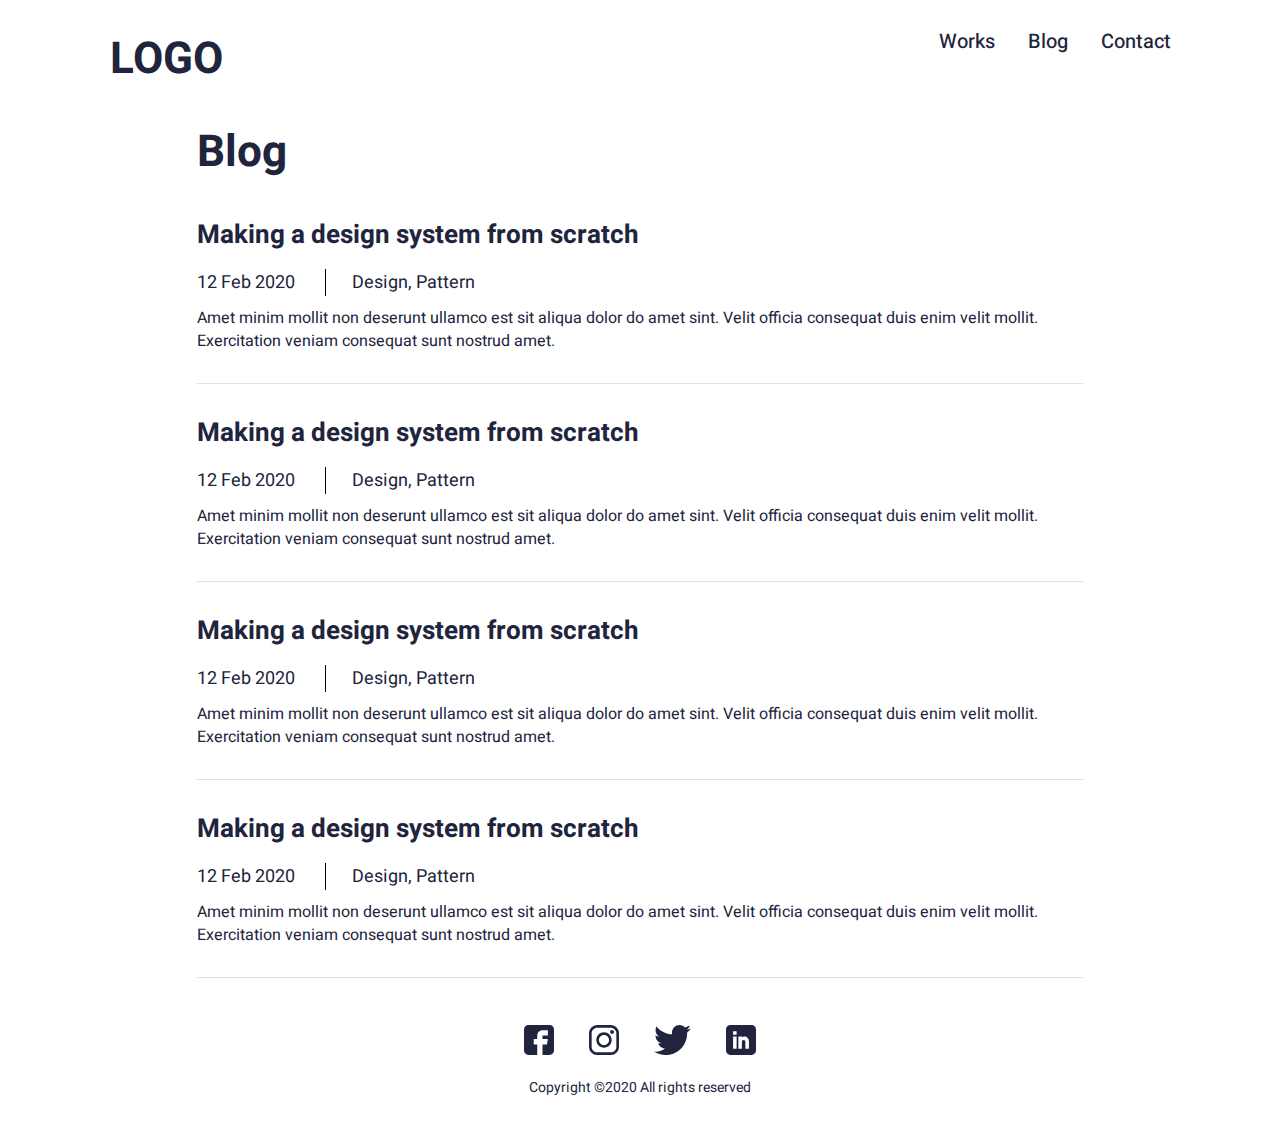
<file: chertogy-frilansera/home-blog.html>
<!DOCTYPE html>
<html lang="ru">

<head>
	<title>Главная</title>
	<meta charset="UTF-8">
	<meta name="format-detection" content="telephone=no">
	<!-- <style>body{opacity: 0;}</style> -->
	<link rel="stylesheet" href="css/style.min.css">
	<link rel="shortcut icon" href="favicon.ico">
	<!-- <meta name="robots" content="noindex, nofollow"> -->
	<meta name="viewport" content="width=device-width, initial-scale=1.0">
</head>

<body>
	<div class="wrapper">
		<header class="header">
			<div class="header__containerr">
				<div class="header__inner">
					<h1 class="header__logo title"><a href="https://nikitafilippovlox.github.io/chertogy-frilansera/">LOGO</a>
					</h1>
					<div class="header__menu menu">
						<nav class="menu__body">
							<ul class="menu__list">
								<li class="menu__item"><a href="https://nikitafilippovlox.github.io/chertogy-frilansera/home-work" class="menu__link">Works</a></li>
								<li class="menu__item"><a href="https://nikitafilippovlox.github.io/chertogy-frilansera/home-blog" class="menu__link">Blog</a></li>
								<li class="menu__item"><a href="https://nikitafilippovlox.github.io/chertogy-frilansera/home-contact" class="menu__link">Contact</a></li>
							</ul>
						</nav>
						<button type="button" class="menu__icon icon-menu"><span></span></button>
					</div>
				</div>
			</div>
		</header>
		<main class="page">
			<section class="page__blog blog-page">
				<div class="blog-page__container">
					<div class="blog-page__inner">
						<h4 class="blog-page__title title">Blog</h4>
						<div class="blog-page__item item">
							<h2 class="item__title">Making a design system from scratch</h2>
							<p class="item__date">12 Feb 2020 <span>Design, Pattern</span></p>
							<p class="item__text">Amet minim mollit non deserunt ullamco est sit aliqua dolor do amet
								sint. Velit officia consequat duis enim velit mollit. Exercitation veniam consequat sunt
								nostrud amet.</p>
						</div>
						<div class="blog-page__item item">
							<h2 class="item__title">Making a design system from scratch</h2>
							<p class="item__date">12 Feb 2020 <span>Design, Pattern</span></p>
							<p class="item__text">Amet minim mollit non deserunt ullamco est sit aliqua dolor do amet
								sint. Velit officia consequat duis enim velit mollit. Exercitation veniam consequat sunt
								nostrud amet.</p>
						</div>
						<div class="blog-page__item item">
							<h2 class="item__title">Making a design system from scratch</h2>
							<p class="item__date">12 Feb 2020 <span>
									Design, Pattern
								</span></p>
							<p class="item__text">Amet minim mollit non deserunt ullamco est sit aliqua dolor do amet
								sint. Velit officia consequat duis enim velit mollit. Exercitation veniam consequat sunt
								nostrud amet.</p>
						</div>
						<div class="blog-page__item item">
							<h2 class="item__title">Making a design system from scratch</h2>
							<p class="item__date">12 Feb 2020 <span>Design, Pattern</span></p>
							<p class="item__text">Amet minim mollit non deserunt ullamco est sit aliqua dolor do amet
								sint. Velit officia consequat duis enim velit mollit. Exercitation veniam consequat sunt
								nostrud amet.</p>
						</div>

					</div>
				</div>
			</section>
		</main>
		<footer class="footer">
			<div class="footer__container">
				<div class="footer__inner">
					<div class="footer__social">
						<a href="" class="footer__social-link">
							<img src="img/svg/1.svg" alt="facebook">
						</a>
						<a href="" class="footer__social-link">
							<img src="img/svg/2.svg" alt="facebook">
						</a>
						<a href="" class="footer__social-link">
							<img src="img/svg/3.svg" alt="facebook">
						</a>
						<a href="" class="footer__social-link">
							<img src="img/svg/4.svg" alt="facebook">
						</a>
					</div>
					<p class="footer__sogl">Copyright ©2020 All rights reserved </p>
				</div>
			</div>
		</footer>
	</div>
	<!-- 
<div id="popup" aria-hidden="true" class="popup">
	<div class="popup__wrapper">
		<div class="popup__content">
			<button data-close type="button" class="popup__close">Закрыть</button>
			<div class="popup__text">
			</div>
		</div>
	</div>
</div>
 -->

	<script src="js/app.min.js"></script>
</body>

</html>
</file>
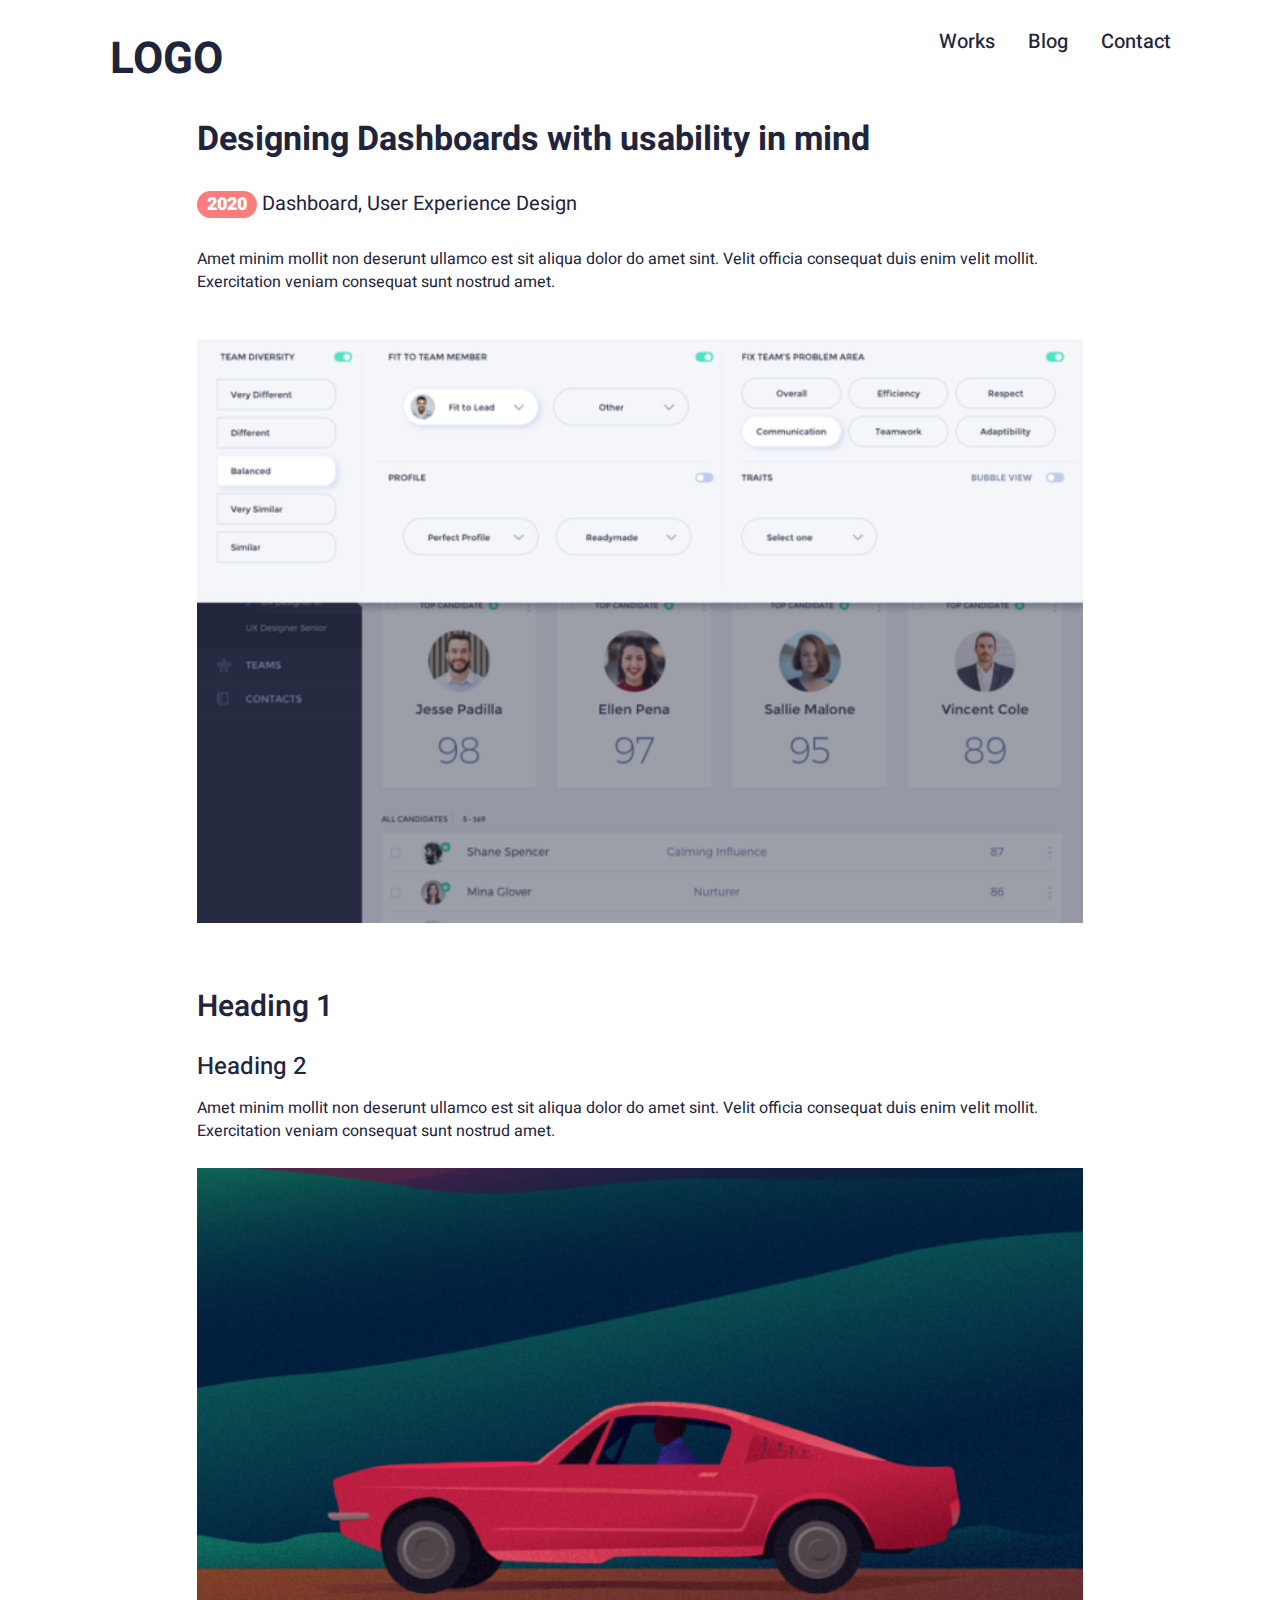
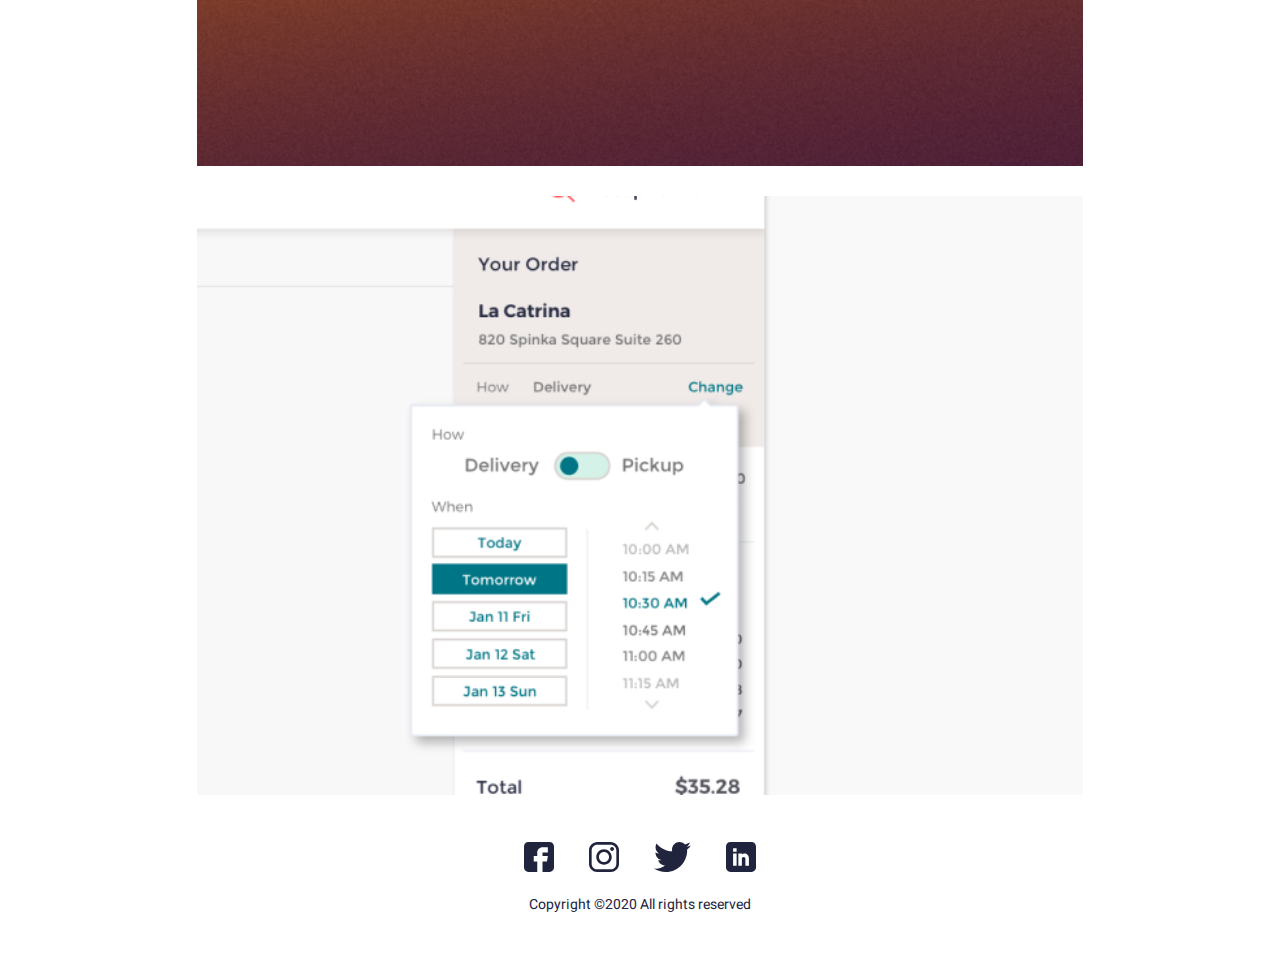
<file: chertogy-frilansera/home-contact.html>
<!DOCTYPE html>
<html lang="ru">

<head>
	<title>Главная</title>
	<meta charset="UTF-8">
	<meta name="format-detection" content="telephone=no">
	<!-- <style>body{opacity: 0;}</style> -->
	<link rel="stylesheet" href="css/style.min.css">
	<link rel="shortcut icon" href="favicon.ico">
	<!-- <meta name="robots" content="noindex, nofollow"> -->
	<meta name="viewport" content="width=device-width, initial-scale=1.0">
</head>

<body>
	<div class="wrapper">
		<header class="header">
			<div class="header__containerr">
				<div class="header__inner">
					<h1 class="header__logo title"><a href="https://nikitafilippovlox.github.io/chertogy-frilansera/">LOGO</a>
					</h1>
					<div class="header__menu menu">
						<nav class="menu__body">
							<ul class="menu__list">
								<li class="menu__item"><a href="https://nikitafilippovlox.github.io/chertogy-frilansera/home-work" class="menu__link">Works</a></li>
								<li class="menu__item"><a href="https://nikitafilippovlox.github.io/chertogy-frilansera/home-blog" class="menu__link">Blog</a></li>
								<li class="menu__item"><a href="https://nikitafilippovlox.github.io/chertogy-frilansera/home-contact" class="menu__link">Contact</a></li>
							</ul>
						</nav>
						<button type="button" class="menu__icon icon-menu"><span></span></button>
					</div>
				</div>
			</div>
		</header>
		<main class="page">
			<section class="page__usability usability-page">
				<div class="usability-page__container">
					<div class="usability-page__inner">
						<article class="usability-page__office">
							<h1 class="usability-page__office-title">Designing Dashboards with usability in mind</h1>
							<p class="usability-page__office-date"> <span>2020</span> Dashboard, User Experience Design
							</p>
							<p class="usability-page__office-text">Amet minim mollit non deserunt ullamco est sit aliqua
								dolor do amet sint. Velit officia consequat duis enim velit mollit. Exercitation veniam
								consequat sunt nostrud amet.</p>
							<div class="usability-page__office-image"><img src="img/Rectangle 4.png" alt="">
							</div>
						</article>
						<article class="usability-page__heading">
							<h2 class="usability-page__heading-title">Heading 1</h2>
							<h3 class="usability-page__heading-subtitle">Heading 2</h3>
							<p class="usability-page__heading-tetxt">Amet minim mollit non deserunt ullamco est sit
								aliqua dolor do amet sint. Velit officia consequat duis enim velit mollit. Exercitation
								veniam consequat sunt nostrud amet.</p>
							<div class="usability-page__heading-image"><img src="img/car.png" alt=""></div>
							<div class="usability-page__heading-image"><img src="img/list.png" alt=""></div>
						</article>
					</div>
				</div>
			</section>
		</main>
		<footer class="footer">
			<div class="footer__container">
				<div class="footer__inner">
					<div class="footer__social">
						<a href="" class="footer__social-link">
							<img src="img/svg/1.svg" alt="facebook">
						</a>
						<a href="" class="footer__social-link">
							<img src="img/svg/2.svg" alt="facebook">
						</a>
						<a href="" class="footer__social-link">
							<img src="img/svg/3.svg" alt="facebook">
						</a>
						<a href="" class="footer__social-link">
							<img src="img/svg/4.svg" alt="facebook">
						</a>
					</div>
					<p class="footer__sogl">Copyright ©2020 All rights reserved </p>
				</div>
			</div>
		</footer>
	</div>
	<!-- 
<div id="popup" aria-hidden="true" class="popup">
	<div class="popup__wrapper">
		<div class="popup__content">
			<button data-close type="button" class="popup__close">Закрыть</button>
			<div class="popup__text">
			</div>
		</div>
	</div>
</div>
 -->

	<script src="js/app.min.js"></script>
</body>

</html>
</file>
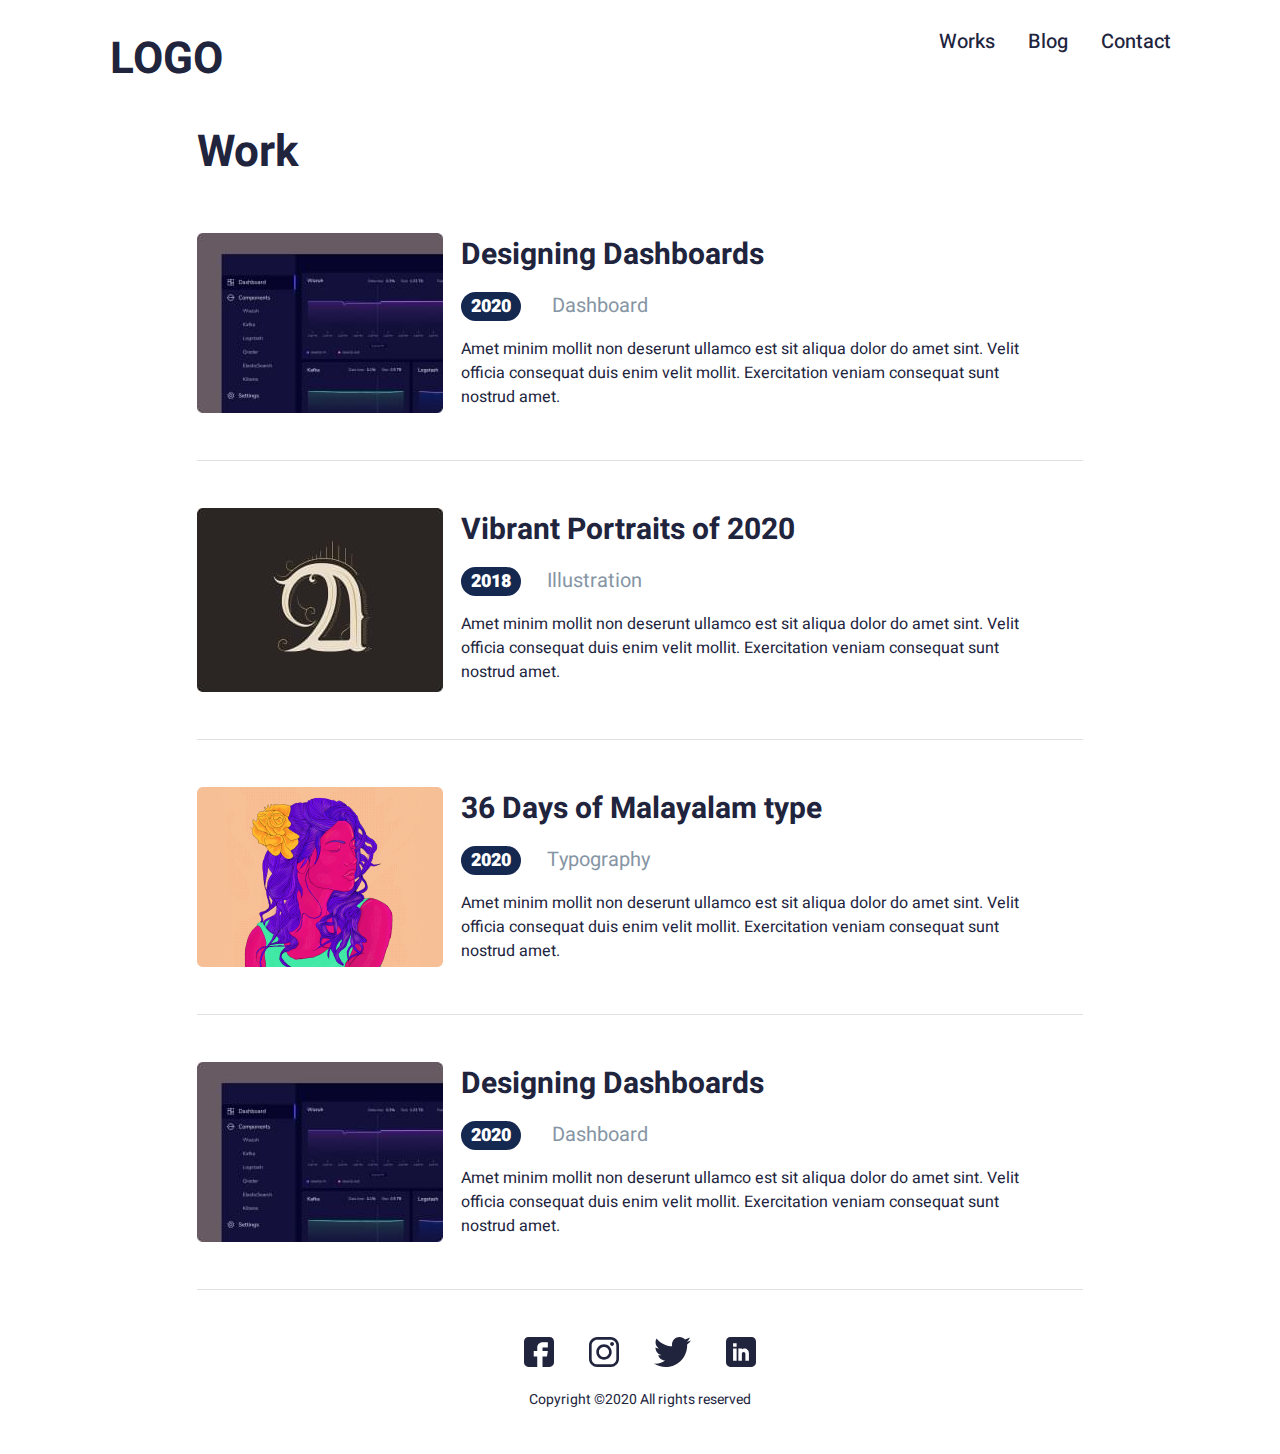
<file: chertogy-frilansera/home-work.html>
<!DOCTYPE html>
<html lang="ru">

<head>
	<title>Главная</title>
	<meta charset="UTF-8">
	<meta name="format-detection" content="telephone=no">
	<!-- <style>body{opacity: 0;}</style> -->
	<link rel="stylesheet" href="css/style.min.css">
	<link rel="shortcut icon" href="favicon.ico">
	<!-- <meta name="robots" content="noindex, nofollow"> -->
	<meta name="viewport" content="width=device-width, initial-scale=1.0">
</head>

<body>
	<div class="wrapper">
		<header class="header">
			<div class="header__containerr">
				<div class="header__inner">
					<h1 class="header__logo title"><a href="https://nikitafilippovlox.github.io/chertogy-frilansera/">LOGO</a>
					</h1>
					<div class="header__menu menu">
						<nav class="menu__body">
							<ul class="menu__list">
								<li class="menu__item"><a href="https://nikitafilippovlox.github.io/chertogy-frilansera/home-work" class="menu__link">Works</a></li>
								<li class="menu__item"><a href="https://nikitafilippovlox.github.io/chertogy-frilansera/home-blog" class="menu__link">Blog</a></li>
								<li class="menu__item"><a href="https://nikitafilippovlox.github.io/chertogy-frilansera/home-contact" class="menu__link">Contact</a></li>
							</ul>
						</nav>
						<button type="button" class="menu__icon icon-menu"><span></span></button>
					</div>
				</div>
			</div>
		</header>
		<main class="page">
			<div class="page__work work-page">
				<div class="work-page__container">
					<div class="work-page__inner">
						<h3 class="work-page__title title">Work</h3>
						<div class="work-page__item item-works">
							<div class="item-works__image">
								<img src="img/designinng.jpg" alt="">
							</div>
							<div class="item-works__body">
								<h4 class="item-works__body-title">Designing Dashboards</h4>
								<p class="item-works__body-date"><span>2020</span> Dashboard</p>
								<p class="item-works__text">Amet minim mollit non deserunt ullamco est sit aliqua dolor
									do amet sint. Velit officia consequat duis enim velit mollit. Exercitation veniam
									consequat sunt nostrud amet.</p>
							</div>
						</div>
						<div class="work-page__item item-works">
							<div class="item-works__image">
								<img src="img/Typography.png" alt="">
							</div>
							<div class="item-works__body">
								<h4 class="item-works__body-title">Vibrant Portraits of 2020</h4>
								<p class="item-works__body-date"><span>2018</span>Illustration</p>
								<p class="item-works__text">Amet minim mollit non deserunt ullamco est sit aliqua dolor
									do amet sint. Velit officia consequat duis enim velit mollit. Exercitation veniam
									consequat sunt nostrud amet.</p>
							</div>
						</div>
						<div class="work-page__item item-works">
							<div class="item-works__image">
								<img src="img/il.png" alt="">
							</div>
							<div class="item-works__body">
								<h4 class="item-works__body-title">36 Days of Malayalam type</h4>
								<p class="item-works__body-date"><span>2020</span>Typography</p>
								<p class="item-works__text">Amet minim mollit non deserunt ullamco est sit aliqua dolor
									do amet sint. Velit officia consequat duis enim velit mollit. Exercitation veniam
									consequat sunt nostrud amet.</p>
							</div>
						</div>
						<div class="work-page__item item-works">
							<div class="item-works__image">
								<img src="img/designinng.jpg" alt="">
							</div>
							<div class="item-works__body">
								<h4 class="item-works__body-title">Designing Dashboards</h4>
								<p class="item-works__body-date"><span>2020</span> Dashboard</p>
								<p class="item-works__text">Amet minim mollit non deserunt ullamco est sit aliqua dolor
									do amet sint. Velit officia consequat duis enim velit mollit. Exercitation veniam
									consequat sunt nostrud amet.</p>
							</div>
						</div>
					</div>
				</div>
			</div>
		</main>
		<footer class="footer">
			<div class="footer__container">
				<div class="footer__inner">
					<div class="footer__social">
						<a href="" class="footer__social-link">
							<img src="img/svg/1.svg" alt="facebook">
						</a>
						<a href="" class="footer__social-link">
							<img src="img/svg/2.svg" alt="facebook">
						</a>
						<a href="" class="footer__social-link">
							<img src="img/svg/3.svg" alt="facebook">
						</a>
						<a href="" class="footer__social-link">
							<img src="img/svg/4.svg" alt="facebook">
						</a>
					</div>
					<p class="footer__sogl">Copyright ©2020 All rights reserved </p>
				</div>
			</div>
		</footer>
	</div>
	<!-- 
<div id="popup" aria-hidden="true" class="popup">
	<div class="popup__wrapper">
		<div class="popup__content">
			<button data-close type="button" class="popup__close">Закрыть</button>
			<div class="popup__text">
			</div>
		</div>
	</div>
</div>
 -->

	<script src="js/app.min.js"></script>
</body>

</html>
</file>
<file: anime/css/style.min.css>
@charset "UTF-8";@import url(https://fonts.googleapis.com/css?family=Roboto:regular,italic,500,700,900);*{padding:0;margin:0;border:0}*,:after,:before{-webkit-box-sizing:border-box;box-sizing:border-box}body,html{height:100%;min-width:320px}body{color:#fff;line-height:1;font-family:Roboto;font-size:1rem;-ms-text-size-adjust:100%;-moz-text-size-adjust:100%;-webkit-text-size-adjust:100%;-webkit-font-smoothing:antialiased;-moz-osx-font-smoothing:grayscale}button,input,textarea{font-family:Roboto;font-size:inherit}button{cursor:pointer;color:inherit;background-color:inherit}a{color:inherit}a:link,a:visited{text-decoration:none}a:hover{text-decoration:none}ul li{list-style:none}img{vertical-align:top}h1,h2,h3,h4,h5,h6{font-weight:inherit;font-size:inherit}body{background-color:#000}.lock body{overflow:hidden;-ms-touch-action:none;touch-action:none}.wrapper{min-height:100%;display:-webkit-box;display:-ms-flexbox;display:flex;-webkit-box-orient:vertical;-webkit-box-direction:normal;-ms-flex-direction:column;flex-direction:column;overflow:hidden}.wrapper>main{-webkit-box-flex:1;-ms-flex:1 1 auto;flex:1 1 auto}.wrapper>*{min-width:0}[class*=__container]{max-width:83.125rem;-webkit-box-sizing:content-box;box-sizing:content-box;margin:0 auto;padding:0 .9375rem}.button{display:-webkit-inline-box;display:-ms-inline-flexbox;display:inline-flex;line-height:1.5;padding:10px 30px;border-radius:50px;white-space:nowrap;-webkit-transition:all .3s ease 0s;-o-transition:all .3s ease 0s;transition:all .3s ease 0s}.button._fw{width:100%}[data-fullscreen]{min-height:100vh}.touch [data-fullscreen]{min-height:calc(var(--vh,1vh) * 100)}[class*=-ibg]{position:relative}[class*=-ibg] img{position:absolute;width:100%;height:100%;top:0;left:0;-o-object-fit:cover;object-fit:cover}[class*=-ibg_contain] img{-o-object-fit:contain;object-fit:contain}.column-lessons-1__item-title,.column-lessons__item-title,.footer__text,.item-start__text,.lessons__body-text,.proff__item-text,.start__body-text{line-height:1.625;max-width:330px;color:rgba(255,255,255,.459)}.brands__title,.footer__title,.lessons__body-title,.proff__title,.what-is__item-title{font-weight:700;line-height:1.3958333333}@supports (font-size:clamp(1rem ,0.3846153846rem + 3.0769230769vw ,3rem)){.brands__title,.footer__title,.lessons__body-title,.proff__title,.what-is__item-title{font-size:clamp(1rem ,.3846153846rem + 3.0769230769vw ,3rem)}}@supports not (font-size:clamp(1rem ,0.3846153846rem + 3.0769230769vw ,3rem)){.brands__title,.footer__title,.lessons__body-title,.proff__title,.what-is__item-title{font-size:calc(1rem + 2 * (100vw - 20rem)/ 65)}}.header{position:relative}.header__inner{display:-webkit-box;display:-ms-flexbox;display:flex;-webkit-box-pack:justify;-ms-flex-pack:justify;justify-content:space-between;-webkit-box-align:center;-ms-flex-align:center;align-items:center;padding:48px 0;margin-bottom:9.375rem}@supports (padding-right:clamp(0.9375rem ,-3.04375rem + 6.5vw ,5rem)){.header__inner{padding-right:clamp(.9375rem ,-3.04375rem + 6.5vw ,5rem)}}@supports not (padding-right:clamp(0.9375rem ,-3.04375rem + 6.5vw ,5rem)){.header__inner{padding-right:calc(.9375rem + 4.0625 * (100vw - 61.25rem)/ 62.5)}}@supports (padding-left:clamp(0.9375rem ,-3.04375rem + 6.5vw ,5rem)){.header__inner{padding-left:clamp(.9375rem ,-3.04375rem + 6.5vw ,5rem)}}@supports not (padding-left:clamp(0.9375rem ,-3.04375rem + 6.5vw ,5rem)){.header__inner{padding-left:calc(.9375rem + 4.0625 * (100vw - 61.25rem)/ 62.5)}}.header__logo{position:relative;z-index:11;-webkit-transition:all .3s ease 0s;-o-transition:all .3s ease 0s;transition:all .3s ease 0s}.header__logo img{width:100%}.header__btn_pr{background:-o-linear-gradient(355.74deg,#c89afc 9.51%,#7c6afa 90.23%);background:linear-gradient(94.26deg,#c89afc 9.51%,#7c6afa 90.23%)}.header__btn_cr{background:-o-linear-gradient(355.22deg,#df5950 11.19%,#451046 93.72%);background:linear-gradient(94.78deg,#df5950 11.19%,#451046 93.72%)}.header__image img{position:absolute;width:100%;height:100%;top:0;left:0;-o-object-fit:cover;object-fit:cover;z-index:-1}.menu{padding:0 15px}.menu__body{color:#121212}.menu__list{display:-webkit-box;display:-ms-flexbox;display:flex}@supports (gap:clamp(1.625rem ,1.2403846154rem + 1.9230769231vw ,2.875rem)){.menu__list{gap:clamp(1.625rem ,1.2403846154rem + 1.9230769231vw ,2.875rem)}}@supports not (gap:clamp(1.625rem ,1.2403846154rem + 1.9230769231vw ,2.875rem)){.menu__list{gap:calc(1.625rem + 1.25 * (100vw - 20rem)/ 65)}}.menu__item{-webkit-transition:all .3s ease 0s;-o-transition:all .3s ease 0s;transition:all .3s ease 0s}.menu__link{font-weight:700;-webkit-transition:all .3s ease 0s;-o-transition:all .3s ease 0s;transition:all .3s ease 0s}.menu__link:hover{-webkit-transform:scale(1.2,1.2);-ms-transform:scale(1.2,1.2);transform:scale(1.2,1.2)}.body-header{display:-webkit-box;display:-ms-flexbox;display:flex;-webkit-box-orient:vertical;-webkit-box-direction:normal;-ms-flex-direction:column;flex-direction:column;margin-bottom:13.625rem}.body-header__title{font-weight:700;line-height:1.40625;margin-bottom:3.125rem;color:rgba(18,18,18,.8980392157)}@supports (font-size:clamp(2.125rem ,1.5480769231rem + 2.8846153846vw ,4rem)){.body-header__title{font-size:clamp(2.125rem ,1.5480769231rem + 2.8846153846vw ,4rem)}}@supports not (font-size:clamp(2.125rem ,1.5480769231rem + 2.8846153846vw ,4rem)){.body-header__title{font-size:calc(2.125rem + 1.875 * (100vw - 20rem)/ 65)}}.body-header__items{display:-ms-grid;display:grid;grid-template-columns:repeat(auto-fit,minmax(115px,1fr));max-width:550px}@supports (gap:clamp(0.625rem ,0.2403846154rem + 1.9230769231vw ,1.875rem)){.body-header__items{gap:clamp(.625rem ,.2403846154rem + 1.9230769231vw ,1.875rem)}}@supports not (gap:clamp(0.625rem ,0.2403846154rem + 1.9230769231vw ,1.875rem)){.body-header__items{gap:calc(.625rem + 1.25 * (100vw - 20rem)/ 65)}}.body-header__item{display:-webkit-inline-box;display:-ms-inline-flexbox;display:inline-flex;-webkit-box-orient:vertical;-webkit-box-direction:normal;-ms-flex-direction:column;flex-direction:column;text-align:center;padding:20px 30px;background:#121212;border-radius:25px}.body-header__item-number{font-size:36px;font-weight:700;line-height:1.3888888889}.body-header__item-date{line-height:1.375}.bottom-header{display:-webkit-box;display:-ms-flexbox;display:flex;-ms-flex-pack:distribute;justify-content:space-around;-webkit-box-align:center;-ms-flex-align:center;align-items:center;border-radius:25px;background:#121212;padding:36px 5px}@supports ((-moz-column-gap:clamp(1.875rem ,0.9134615385rem + 4.8076923077vw ,5rem)) or (column-gap:clamp(1.875rem ,0.9134615385rem + 4.8076923077vw ,5rem))){.bottom-header{-webkit-column-gap:clamp(1.875rem ,.9134615385rem + 4.8076923077vw ,5rem);-moz-column-gap:clamp(1.875rem ,.9134615385rem + 4.8076923077vw ,5rem);column-gap:clamp(1.875rem ,.9134615385rem + 4.8076923077vw ,5rem)}}@supports not ((-moz-column-gap:clamp(1.875rem ,0.9134615385rem + 4.8076923077vw ,5rem)) or (column-gap:clamp(1.875rem ,0.9134615385rem + 4.8076923077vw ,5rem))){.bottom-header{-webkit-column-gap:calc(1.875rem + 3.125 * (100vw - 20rem)/ 65);-moz-column-gap:calc(1.875rem + 3.125 * (100vw - 20rem)/ 65);column-gap:calc(1.875rem + 3.125 * (100vw - 20rem)/ 65)}}.bottom-header__coll{display:-webkit-box;display:-ms-flexbox;display:flex;-webkit-box-orient:vertical;-webkit-box-direction:normal;-ms-flex-direction:column;flex-direction:column;row-gap:.625rem}.bottom-header__coll-text{white-space:nowrap;line-height:1.5;color:rgba(255,255,255,.479)}.bottom-header__coll-text span{margin-left:30px;color:#fff}.bottom-header__earned{display:-webkit-box;display:-ms-flexbox;display:flex;-webkit-box-orient:vertical;-webkit-box-direction:normal;-ms-flex-direction:column;flex-direction:column;row-gap:10px;position:relative;top:-10px}.bottom-header__earned-text{white-space:nowrap;line-height:1.5;color:rgba(255,255,255,.479)}.bottom-header__earned-text span{color:#fff;margin-left:30px}.bottom-header__earned-line{position:relative}.bottom-header__earned-line img{max-width:100%}.bottom-header__earned-line::before{content:"0";color:rgba(255,255,255,.52);position:absolute;width:100%;height:100%;top:15px;left:0}.icon-menu{display:none}.footer{margin-bottom:50px}.footer__inner{display:-webkit-box;display:-ms-flexbox;display:flex;-webkit-box-orient:vertical;-webkit-box-direction:normal;-ms-flex-direction:column;flex-direction:column;-webkit-box-align:center;-ms-flex-align:center;align-items:center}.footer__title{margin-bottom:30px}.footer__text{margin-bottom:60px}.footer__form{-webkit-transform:translate(10px,0);-ms-transform:translate(10px,0);transform:translate(10px,0);margin-bottom:2.5rem;display:-webkit-inline-box;display:-ms-inline-flexbox;display:inline-flex}.footer__form input{width:353px;padding:0 30px;background:rgba(255,255,255,.2823529412);border-radius:50px 0 0 50px}@supports (width:clamp(9.375rem ,0.5489130435rem + 44.1304347826vw ,22.0625rem)){.footer__form input{width:clamp(9.375rem ,.5489130435rem + 44.1304347826vw ,22.0625rem)}}@supports not (width:clamp(9.375rem ,0.5489130435rem + 44.1304347826vw ,22.0625rem)){.footer__form input{width:calc(9.375rem + 12.6875 * (100vw - 20rem)/ 28.75)}}.footer__form input::-webkit-input-placeholder{color:#fff}.footer__form input::-moz-placeholder{color:#fff}.footer__form input:-ms-input-placeholder{color:#fff}.footer__form input::-ms-input-placeholder{color:#fff}.footer__form input::placeholder{color:#fff}.footer__form input:focus{outline:0}.footer__btn{-webkit-transform:translate(-18px,0);-ms-transform:translate(-18px,0);transform:translate(-18px,0)}.footer__social{display:-webkit-box;display:-ms-flexbox;display:flex;-webkit-column-gap:1.875rem;-moz-column-gap:1.875rem;column-gap:1.875rem}.footer__social img{max-width:100%;-webkit-transition:all .3s ease 0s;-o-transition:all .3s ease 0s;transition:all .3s ease 0s}.footer__social img:hover{-webkit-transform:scale(1.2,1.2);-ms-transform:scale(1.2,1.2);transform:scale(1.2,1.2)}.what-is{margin:150px 0 200px 0}.what-is__inner{display:-webkit-box;display:-ms-flexbox;display:flex;gap:120px}.what-is__image{-webkit-box-flex:0;-ms-flex:0 1 50%;flex:0 1 50%;position:relative}.what-is__image img{max-width:100%}.what-is__item{-webkit-box-flex:0;-ms-flex:0 1 50%;flex:0 1 50%}.what-is__item:nth-child(2){display:-webkit-box;display:-ms-flexbox;display:flex;-webkit-box-orient:vertical;-webkit-box-direction:normal;-ms-flex-direction:column;flex-direction:column;-webkit-box-pack:center;-ms-flex-pack:center;justify-content:center}.what-is__item-text{line-height:1.5625}.start{margin-bottom:12.5rem}.start__inner{display:-webkit-box;display:-ms-flexbox;display:flex;-webkit-box-orient:vertical;-webkit-box-direction:normal;-ms-flex-direction:column;flex-direction:column}.start__body{display:-webkit-box;display:-ms-flexbox;display:flex;-webkit-box-orient:vertical;-webkit-box-direction:normal;-ms-flex-direction:column;flex-direction:column;margin-bottom:5rem}.start__body-title{font-size:48px;font-weight:700;line-height:1.3958333333;padding-left:130px;padding-bottom:3.0625rem;position:relative}@supports (font-size:clamp(1.5625rem ,1.1201923077rem + 2.2115384615vw ,3rem)){.start__body-title{font-size:clamp(1.5625rem ,1.1201923077rem + 2.2115384615vw ,3rem)}}@supports not (font-size:clamp(1.5625rem ,1.1201923077rem + 2.2115384615vw ,3rem)){.start__body-title{font-size:calc(1.5625rem + 1.4375 * (100vw - 20rem)/ 65)}}.no-webp .start__body-title:before{background:url(../img/polucrug.png) 0 0/90px 45px no-repeat}.start__body-title:before{content:"";position:absolute;width:100%;height:100%;-webkit-transform:translate(-130px,0);-ms-transform:translate(-130px,0);transform:translate(-130px,0);margin-right:.9375rem}.start__items{display:-ms-grid;display:grid;grid-template-columns:repeat(auto-fit,minmax(300px,1fr))}.item-start{display:-webkit-box;display:-ms-flexbox;display:flex;-webkit-box-orient:vertical;-webkit-box-direction:normal;-ms-flex-direction:column;flex-direction:column;-webkit-box-pack:justify;-ms-flex-pack:justify;justify-content:space-between}.item-start__title{font-size:36px;line-height:1.6666666667;font-weight:700}.item-start__cub_1{height:5rem;background:-o-linear-gradient(355.74deg,#c89afc 9.51%,#7c6afa 90.23%);background:linear-gradient(94.26deg,#c89afc 9.51%,#7c6afa 90.23%)}.item-start__cub_2{height:3.75rem;background:-o-linear-gradient(355.74deg,#7c6afa 90.23%,#c89afc 9.51%);background:linear-gradient(94.26deg,#7c6afa 90.23%,#c89afc 9.51%)}.item-start__cub_3{height:1.875rem;background:-o-linear-gradient(355.74deg,#c89afc 9.51%,#7c6afa 90.23%);background:linear-gradient(94.26deg,#c89afc 9.51%,#7c6afa 90.23%)}.item-start__cub_4{height:.625rem;background:-o-linear-gradient(355.74deg,#7c6afa 90.23%,#c89afc 9.51%);background:linear-gradient(94.26deg,#7c6afa 90.23%,#c89afc 9.51%)}.proff{margin-bottom:12.5rem}.proff__inner{display:-webkit-box;display:-ms-flexbox;display:flex;-webkit-box-orient:vertical;-webkit-box-direction:normal;-ms-flex-direction:column;flex-direction:column;text-align:center}.proff__title{margin-bottom:7.5rem}.proff__items{display:-ms-grid;display:grid;grid-template-columns:repeat(auto-fit,minmax(300px,1fr));gap:5.125rem}.proff__item-image{margin-bottom:3.75rem}.proff__item-image img{max-width:100%}.proff__item-title{font-size:24px;font-weight:500;line-height:1.5;margin-bottom:1.875rem}.proff__item-text{margin:0 auto}.brands{margin-bottom:12.5rem}.brands__inner{display:-webkit-box;display:-ms-flexbox;display:flex;-webkit-box-orient:vertical;-webkit-box-direction:normal;-ms-flex-direction:column;flex-direction:column}.brands__title{padding-left:130px;padding-bottom:3.0625rem;position:relative}.no-webp .brands__title:before{background:url(../img/polucrug2.png) 0 0/90px 45px no-repeat}.brands__title:before{content:"";position:absolute;width:100%;height:100%;-webkit-transform:translate(-130px,0);-ms-transform:translate(-130px,0);transform:translate(-130px,0);margin-right:.9375rem}.brands__items{display:-ms-grid;display:grid;grid-template-columns:repeat(auto-fit,minmax(300px,1fr));gap:1px;background-color:rgba(255,255,255,.212)}.brands__item{background-color:#070707;-ms-grid-rows:auto;-ms-grid-columns:1fr;grid-template:auto/1fr}.brands__image{padding:30px 66px;-webkit-transition:all .3s ease 0s;-o-transition:all .3s ease 0s;transition:all .3s ease 0s}.brands__image img{max-width:198px}.lessons{margin-bottom:12.5rem}.lessons__inner{display:-webkit-box;display:-ms-flexbox;display:flex;-webkit-box-orient:vertical;-webkit-box-direction:normal;-ms-flex-direction:column;flex-direction:column}.lessons__body{display:-webkit-box;display:-ms-flexbox;display:flex;-webkit-box-orient:vertical;-webkit-box-direction:normal;-ms-flex-direction:column;flex-direction:column;-webkit-box-align:center;-ms-flex-align:center;align-items:center;margin-bottom:5.625rem}.lessons__body-image{margin-bottom:4.75rem}.lessons__body-image img{max-width:100%;-webkit-transform:rotate(180deg);-ms-transform:rotate(180deg);transform:rotate(180deg);-webkit-transition:all .3s ease 0s;-o-transition:all .3s ease 0s;transition:all .3s ease 0s}.lessons__body-title{margin-bottom:1.875rem}.lessons__columns{display:-webkit-box;display:-ms-flexbox;display:flex;-webkit-column-gap:7.875rem;-moz-column-gap:7.875rem;column-gap:7.875rem}.lessons__column{display:-webkit-box;display:-ms-flexbox;display:flex;-webkit-box-orient:vertical;-webkit-box-direction:normal;-ms-flex-direction:column;flex-direction:column;-webkit-box-flex:0;-ms-flex:0 1 50%;flex:0 1 50%;row-gap:95px;position:relative}.column-lessons{margin-top:.625rem}.column-lessons::before{content:"";position:absolute;top:0;right:-66px;width:6px;background:-o-linear-gradient(355.74deg,#c89afc 9.51%,#7c6afa 90.23%);background:linear-gradient(94.26deg,#c89afc 9.51%,#7c6afa 90.23%)}@supports (height:clamp(41.6875rem ,103.472826087rem + -126.7391304348vw ,78.125rem)){.column-lessons::before{height:clamp(41.6875rem ,103.472826087rem + -126.7391304348vw ,78.125rem)}}@supports not (height:clamp(41.6875rem ,103.472826087rem + -126.7391304348vw ,78.125rem)){.column-lessons::before{height:calc(78.125rem + -36.4375 * (100vw - 20rem)/ 28.75)}}.column-lessons__item{display:-webkit-box;display:-ms-flexbox;display:flex;-webkit-box-orient:vertical;-webkit-box-direction:normal;-ms-flex-direction:column;flex-direction:column;-webkit-box-align:end;-ms-flex-align:end;align-items:end;row-gap:15px}.column-lessons__item-text{max-width:230px;text-align:right;font-size:18px;line-height:1.5555555556;position:relative}.column-lessons__item-text::before{content:"";position:absolute;background-color:rgba(255,255,255,.445);width:40px;height:1px;top:0;right:-60px}.column-lessons-1{margin-top:5.625rem}.column-lessons-1__item{display:-webkit-box;display:-ms-flexbox;display:flex;-webkit-box-orient:vertical;-webkit-box-direction:normal;-ms-flex-direction:column;flex-direction:column;row-gap:15px}.column-lessons-1__item-text{max-width:230px;text-align:left;font-size:18px;line-height:1.5555555556;position:relative}.column-lessons-1__item-text::before{content:"";position:absolute;background-color:rgba(255,255,255,.445);width:40px;height:1px;top:0;left:-60px}@media (min-width:47.99875em){.item-start__cub{width:100%;margin-bottom:1.875rem}}@media (min-width:61.99875em){.menu__link_b{display:none}}@media (max-width:61.25em){.header__inner{padding-right:inherit}.header__inner{padding-left:inherit}}@media (max-width:61.99875em){.header__logo{padding-left:15px}.menu__body{color:#fff;position:fixed;width:100%;height:100%;top:-300%;left:0;-webkit-transition:top .3s ease 0s;-o-transition:top .3s ease 0s;transition:top .3s ease 0s;padding:.625rem;background-color:rgba(0,0,0,.808);z-index:10}@supports (padding-top:clamp(6.25rem ,4.3269230769rem + 9.6153846154vw ,12.5rem)){.menu__body{padding-top:clamp(6.25rem ,4.3269230769rem + 9.6153846154vw ,12.5rem)}}@supports not (padding-top:clamp(6.25rem ,4.3269230769rem + 9.6153846154vw ,12.5rem)){.menu__body{padding-top:calc(6.25rem + 6.25 * (100vw - 20rem)/ 65)}}.menu__body::before{content:"";position:fixed;left:0;width:100%;top:0;-webkit-transition:top .3s ease 0s;-o-transition:top .3s ease 0s;transition:top .3s ease 0s}@supports (height:clamp(3.125rem ,2.3365384615rem + 3.9423076923vw ,5.6875rem)){.menu__body::before{height:clamp(3.125rem ,2.3365384615rem + 3.9423076923vw ,5.6875rem)}}@supports not (height:clamp(3.125rem ,2.3365384615rem + 3.9423076923vw ,5.6875rem)){.menu__body::before{height:calc(3.125rem + 2.5625 * (100vw - 20rem)/ 65)}}.menu-open .menu__body{top:0}.menu-open .menu__body::before{top:0}.menu__list{-webkit-box-orient:vertical;-webkit-box-direction:normal;-ms-flex-direction:column;flex-direction:column;-webkit-box-align:start;-ms-flex-align:start;align-items:flex-start;font-weight:600;padding:0 5px}@supports (row-gap:clamp(0.625rem ,3.0769230769rem + -2.8846153846vw ,2.5rem)){.menu__list{row-gap:clamp(.625rem ,3.0769230769rem + -2.8846153846vw ,2.5rem)}}@supports not (row-gap:clamp(0.625rem ,3.0769230769rem + -2.8846153846vw ,2.5rem)){.menu__list{row-gap:calc(2.5rem + -1.875 * (100vw - 20rem)/ 65)}}@supports (font-size:clamp(1rem ,2.1442307692rem + -1.3461538462vw ,1.875rem)){.menu__list{font-size:clamp(1rem ,2.1442307692rem + -1.3461538462vw ,1.875rem)}}@supports not (font-size:clamp(1rem ,2.1442307692rem + -1.3461538462vw ,1.875rem)){.menu__list{font-size:calc(1.875rem + -.875 * (100vw - 20rem)/ 65)}}.bottom-header{-webkit-box-orient:vertical;-webkit-box-direction:reverse;-ms-flex-direction:column-reverse;flex-direction:column-reverse;-webkit-box-align:start;-ms-flex-align:start;align-items:flex-start;row-gap:1.25rem;padding:16px 15px}.icon-menu{display:block;position:relative;width:1.875rem;height:1.125rem;cursor:pointer;z-index:500}.icon-menu span,.icon-menu::after,.icon-menu::before{content:"";-webkit-transition:all .3s ease 0s;-o-transition:all .3s ease 0s;transition:all .3s ease 0s;right:0;position:absolute;width:100%;height:.125rem;background-color:#000}.icon-menu::before{top:0}.icon-menu::after{bottom:0}.icon-menu span{top:calc(50% - .0625rem)}.menu-open .icon-menu span{width:0}.menu-open .icon-menu::before{top:calc(50% - .0625rem);-webkit-transform:rotate(-45deg);-ms-transform:rotate(-45deg);transform:rotate(-45deg)}.menu-open .icon-menu::after{bottom:calc(50% - .0625rem);-webkit-transform:rotate(45deg);-ms-transform:rotate(45deg);transform:rotate(45deg)}.what-is__inner{-webkit-box-orient:vertical;-webkit-box-direction:reverse;-ms-flex-direction:column-reverse;flex-direction:column-reverse;-webkit-box-align:center;-ms-flex-align:center;align-items:center}}@media (max-width:47.99875em){.touch [data-fullscreen]{-webkit-transition:height .2s;-o-transition:height .2s;transition:height .2s}.footer__text{text-align:center}.item-start{text-align:center;-webkit-box-align:center;-ms-flex-align:center;align-items:center}.item-start__cub{height:100%;margin-bottom:1.25rem}.item-start__cub_1{width:50px}.item-start__cub_2{width:40px}.item-start__cub_3{width:30px}.item-start__cub_4{width:20px}.brands__inner{-webkit-box-align:center;-ms-flex-align:center;align-items:center}}@media (any-hover:hover){.button:hover{-webkit-transform:scale(1.2,1.2);-ms-transform:scale(1.2,1.2);transform:scale(1.2,1.2)}.header__logo:hover{-webkit-transform:scale(1.2,1.2);-ms-transform:scale(1.2,1.2);transform:scale(1.2,1.2)}.menu__item:hover{-webkit-transform:scale(1.2,1.2);-ms-transform:scale(1.2,1.2);transform:scale(1.2,1.2);text-decoration:underline}.brands__image:hover{-webkit-transform:scale(1.2,1.2);-ms-transform:scale(1.2,1.2);transform:scale(1.2,1.2)}.lessons__body-image img:hover{-webkit-transform:scale(1.2,1.2);-ms-transform:scale(1.2,1.2);transform:scale(1.2,1.2)}}.webp .start__body-title:before{background:url(../img/polucrug.webp) 0 0/90px 45px no-repeat}.webp .brands__title:before{background:url(../img/polucrug2.webp) 0 0/90px 45px no-repeat}
</file>
<file: chertogy-frilansera/css/style.min.css>
@charset "UTF-8";@import url(https://fonts.googleapis.com/css?family=Heebo:regular,500,600,700,800,900&display=swap);*{padding:0;margin:0;border:0}*,:after,:before{-webkit-box-sizing:border-box;box-sizing:border-box}body,html{height:100%;min-width:320px}body{color:#000;line-height:1;font-family:Heebo;font-size:.875rem;font-weight:400;-ms-text-size-adjust:100%;-moz-text-size-adjust:100%;-webkit-text-size-adjust:100%;-webkit-font-smoothing:antialiased;-moz-osx-font-smoothing:grayscale}button,input,textarea{font-family:Heebo;font-size:inherit}button{cursor:pointer;color:inherit;background-color:inherit}a{color:inherit}a:link,a:visited{text-decoration:none}a:hover{text-decoration:none}ul li{list-style:none}img{vertical-align:top}h1,h2,h3,h4,h5,h6{font-weight:inherit;font-size:inherit}.lock body{overflow:hidden;-ms-touch-action:none;touch-action:none}.wrapper{min-height:100%;display:-webkit-box;display:-ms-flexbox;display:flex;-webkit-box-orient:vertical;-webkit-box-direction:normal;-ms-flex-direction:column;flex-direction:column;overflow:hidden;color:#21243d}.wrapper>main{-webkit-box-flex:1;-ms-flex:1 1 auto;flex:1 1 auto}.wrapper>*{min-width:0}[class*=__container]{max-width:55.375rem;-webkit-box-sizing:content-box;box-sizing:content-box;margin:0 auto;padding:0 .9375rem}[class*=__containerr]{max-width:66.3125rem;margin:0 auto}[class*=-ibg]{position:relative}[class*=-ibg] img{position:absolute;width:100%;height:100%;top:0;left:0;-o-object-fit:cover;object-fit:cover}[class*=-ibg_contain] img{-o-object-fit:contain;object-fit:contain}.header{padding:1.6875rem 0}.header__inner{display:-webkit-box;display:-ms-flexbox;display:flex;-webkit-box-pack:justify;-ms-flex-pack:justify;justify-content:space-between}.menu__list{display:-webkit-box;display:-ms-flexbox;display:flex;gap:2.0625rem;display:flex}.menu__link{font-weight:500;font-size:1.25rem;line-height:1.45;-webkit-transition:all .3s ease 0s;-o-transition:all .3s ease 0s;transition:all .3s ease 0s}.menu__link:hover{border-bottom:1px solid #000;color:#ff6464}.icon-menu{display:none}.footer{margin:47px 0}.footer__container{display:-webkit-box;display:-ms-flexbox;display:flex;-webkit-box-pack:center;-ms-flex-pack:center;justify-content:center}.footer__inner{display:-webkit-box;display:-ms-flexbox;display:flex;-webkit-box-orient:vertical;-webkit-box-direction:normal;-ms-flex-direction:column;flex-direction:column;row-gap:1.625rem;text-align:center}.footer__social{display:-webkit-box;display:-ms-flexbox;display:flex;-webkit-column-gap:2.1875rem;-moz-column-gap:2.1875rem;column-gap:2.1875rem}.home-page{padding:128px 0 71px 0}@supports (padding-top:clamp(2.0625rem ,-1.6484375rem + 19.7916666667vw ,8rem)){.home-page{padding-top:clamp(2.0625rem ,-1.6484375rem + 19.7916666667vw ,8rem)}}@supports not (padding-top:clamp(2.0625rem ,-1.6484375rem + 19.7916666667vw ,8rem)){.home-page{padding-top:calc(2.0625rem + 5.9375 * (100vw - 18.75rem)/ 30)}}.home-page__inner{display:-webkit-box;display:-ms-flexbox;display:flex;-webkit-column-gap:125px;-moz-column-gap:125px;column-gap:125px}.home-page__body{display:-webkit-box;display:-ms-flexbox;display:flex;-webkit-box-orient:vertical;-webkit-box-direction:normal;-ms-flex-direction:column;flex-direction:column}@supports (row-gap:clamp(1.625rem ,1.1552013423rem + 2.3489932886vw ,2.5rem)){.home-page__body{row-gap:clamp(1.625rem ,1.1552013423rem + 2.3489932886vw ,2.5rem)}}@supports not (row-gap:clamp(1.625rem ,1.1552013423rem + 2.3489932886vw ,2.5rem)){.home-page__body{row-gap:calc(1.625rem + .875 * (100vw - 20rem)/ 37.25)}}.home-page__body-title{font-size:2.75rem;line-height:1.3636363636;font-weight:700;color:#21243d}.home-page__body-text{font-size:1rem;line-height:1.4375;color:#21243d}.home-page__body-button{font-size:1.25rem;line-height:1.45;background:#ff6464;border-radius:2px;color:#fff;-ms-flex-item-align:start;-ms-grid-row-align:start;align-self:start;padding:10px 20px}.home-page__body-button:hover{background:#fa3d3d;-webkit-transition:all .3s ease 0s;-o-transition:all .3s ease 0s;transition:all .3s ease 0s}.home-page__images img{max-width:243px;max-height:243px}.post-page{background:#edf7fa;padding:93px 0 32px 0}.post-page__container{position:relative}.post-page__link{position:absolute;top:-75px;left:15px;font-size:1.375rem;line-height:2.7272727273}.post-page__link:hover{text-decoration:underline}.post-page__link-1{position:absolute;top:-20%;right:15px;font-size:1rem;line-height:1.4375;color:#00a8cc}.post-page__link-1:hover{text-decoration:underline}.post-page__inner{display:-webkit-box;display:-ms-flexbox;display:flex;-webkit-column-gap:1.25rem;-moz-column-gap:1.25rem;column-gap:1.25rem;row-gap:1.0625rem}.post-page__item{-webkit-box-flex:0;-ms-flex:0 1 50%;flex:0 1 50%;padding:24px 50px 24px 23px;-webkit-box-shadow:0 4px 10px rgba(187,225,250,.25);box-shadow:0 4px 10px rgba(187,225,250,.25);border-radius:4px}.item{display:-webkit-box;display:-ms-flexbox;display:flex;-webkit-box-orient:vertical;-webkit-box-direction:normal;-ms-flex-direction:column;flex-direction:column;background-color:#fff}@supports (padding-right:clamp(1.4375rem ,0.7734375rem + 3.5416666667vw ,2.5rem)){.item{padding-right:clamp(1.4375rem ,.7734375rem + 3.5416666667vw ,2.5rem)}}@supports not (padding-right:clamp(1.4375rem ,0.7734375rem + 3.5416666667vw ,2.5rem)){.item{padding-right:calc(1.4375rem + 1.0625 * (100vw - 18.75rem)/ 30)}}.item__title{font-size:1.625rem;font-weight:700;line-height:1.4615384615;margin-bottom:1rem}.item__date{font-size:1.125rem;line-height:1.4444444444;margin-bottom:.6875rem}.item__date span{border-left:1px solid #000}@supports (margin-left:clamp(0.625rem ,0.0880872483rem + 2.6845637584vw ,1.625rem)){.item__date span{margin-left:clamp(.625rem ,.0880872483rem + 2.6845637584vw ,1.625rem)}}@supports not (margin-left:clamp(0.625rem ,0.0880872483rem + 2.6845637584vw ,1.625rem)){.item__date span{margin-left:calc(.625rem + 1 * (100vw - 20rem)/ 37.25)}}@supports (padding-left:clamp(0.625rem ,0.0880872483rem + 2.6845637584vw ,1.625rem)){.item__date span{padding-left:clamp(.625rem ,.0880872483rem + 2.6845637584vw ,1.625rem)}}@supports not (padding-left:clamp(0.625rem ,0.0880872483rem + 2.6845637584vw ,1.625rem)){.item__date span{padding-left:calc(.625rem + 1 * (100vw - 20rem)/ 37.25)}}.item__text{font-size:1rem;line-height:1.4375}.works-page{padding:97px 0}.works-page__container{position:relative}.works-page__link{position:absolute;top:-75px;left:15px;font-size:1.375rem;line-height:2.7272727273}.works-page__link:hover{text-decoration:underline}.works-page__inner{display:-webkit-box;display:-ms-flexbox;display:flex;-webkit-box-orient:vertical;-webkit-box-direction:normal;-ms-flex-direction:column;flex-direction:column;row-gap:2.8125rem}.item-works{display:-ms-grid;display:grid;-ms-grid-rows:1fr;-ms-grid-columns:auto 1.125rem 1fr;grid-template:1fr/auto 1fr;-webkit-column-gap:1.125rem;-moz-column-gap:1.125rem;column-gap:1.125rem}.item-works__image img{top:0;left:0;width:100%;height:100%;-o-object-fit:cover;object-fit:cover}.item-works__body{display:-webkit-box;display:-ms-flexbox;display:flex;-webkit-box-orient:vertical;-webkit-box-direction:normal;-ms-flex-direction:column;flex-direction:column}.item-works__body-title{line-height:1.4666666667;font-weight:700}@supports (font-size:clamp(1.5rem ,1.2986577181rem + 1.0067114094vw ,1.875rem)){.item-works__body-title{font-size:clamp(1.5rem ,1.2986577181rem + 1.0067114094vw ,1.875rem)}}@supports not (font-size:clamp(1.5rem ,1.2986577181rem + 1.0067114094vw ,1.875rem)){.item-works__body-title{font-size:calc(1.5rem + .375 * (100vw - 20rem)/ 37.25)}}.item-works__body-date{font-size:20px;line-height:1.45;color:#8695a4}.item-works__body-date span{background:#142850;border-radius:16px;font-size:1.125rem;font-weight:900;color:#fff;line-height:3.3333333333;padding:1px 10px;margin-right:1.625rem}.item-works__text{font-size:16px;line-height:1.5}@supports (padding-right:clamp(0.00000625rem ,-1.3422722735rem + 6.7113926174vw ,2.5rem)){.item-works__text{padding-right:clamp(.00000625rem ,-1.3422722735rem + 6.7113926174vw ,2.5rem)}}@supports not (padding-right:clamp(0.00000625rem ,-1.3422722735rem + 6.7113926174vw ,2.5rem)){.item-works__text{padding-right:calc(.00000625rem + 2.49999375 * (100vw - 20rem)/ 37.25)}}.blog-page__item{border-bottom:1px solid #e0e0e0;padding:30px 0}.title{line-height:1.5;font-weight:700}@supports (font-size:clamp(1.875rem ,1.4052013423rem + 2.3489932886vw ,2.75rem)){.title{font-size:clamp(1.875rem ,1.4052013423rem + 2.3489932886vw ,2.75rem)}}@supports not (font-size:clamp(1.875rem ,1.4052013423rem + 2.3489932886vw ,2.75rem)){.title{font-size:calc(1.875rem + .875 * (100vw - 20rem)/ 37.25)}}.work-page__inner{display:-webkit-box;display:-ms-flexbox;display:flex;-webkit-box-orient:vertical;-webkit-box-direction:normal;-ms-flex-direction:column;flex-direction:column}.work-page__item{border-bottom:1px solid #e0e0e0}@supports (padding-top:clamp(1.0625rem ,0.0557885906rem + 5.033557047vw ,2.9375rem)){.work-page__item{padding-top:clamp(1.0625rem ,.0557885906rem + 5.033557047vw ,2.9375rem)}}@supports not (padding-top:clamp(1.0625rem ,0.0557885906rem + 5.033557047vw ,2.9375rem)){.work-page__item{padding-top:calc(1.0625rem + 1.875 * (100vw - 20rem)/ 37.25)}}@supports (padding-bottom:clamp(1.0625rem ,0.0557885906rem + 5.033557047vw ,2.9375rem)){.work-page__item{padding-bottom:clamp(1.0625rem ,.0557885906rem + 5.033557047vw ,2.9375rem)}}@supports not (padding-bottom:clamp(1.0625rem ,0.0557885906rem + 5.033557047vw ,2.9375rem)){.work-page__item{padding-bottom:calc(1.0625rem + 1.875 * (100vw - 20rem)/ 37.25)}}.usability-page__inner{display:-webkit-box;display:-ms-flexbox;display:flex;-webkit-box-orient:vertical;-webkit-box-direction:normal;-ms-flex-direction:column;flex-direction:column;row-gap:3.375rem}.usability-page__office{display:-webkit-box;display:-ms-flexbox;display:flex;-webkit-box-orient:vertical;-webkit-box-direction:normal;-ms-flex-direction:column;flex-direction:column;row-gap:1.875rem}.usability-page__office-title{font-size:2.125rem;font-weight:700;line-height:1.1470588235}.usability-page__office-date{font-size:1.25rem;line-height:1.45}.usability-page__office-date span{font-size:1.125rem;background:#ff7c7c;border-radius:16px;font-weight:900;color:#fff;padding:0 10px}.usability-page__office-text{font-size:1rem;line-height:1.4375}.usability-page__office-image img{width:100%}.usability-page__heading{display:-webkit-box;display:-ms-flexbox;display:flex;-webkit-box-orient:vertical;-webkit-box-direction:normal;-ms-flex-direction:column;flex-direction:column}.usability-page__heading-title{font-size:1.875rem;line-height:2;font-weight:600}.usability-page__heading-subtitle{font-weight:500;font-size:1.5rem;line-height:2.5}.usability-page__heading-tetxt{font-size:1rem;line-height:1.4375;margin-bottom:1.5625rem}.usability-page__heading-image:not(:last-child){margin-bottom:30px}.usability-page__heading-image img{width:100%}@media (max-width:47.99875em){.menu__body{position:fixed;width:100%;height:100%;top:-300%;left:0;-webkit-transition:top .3s ease 0s;-o-transition:top .3s ease 0s;transition:top .3s ease 0s;padding:.625rem;background-color:rgba(251,250,250,.966);z-index:100}.menu__body::before{content:"";position:fixed;left:0;width:100%;top:0;-webkit-transition:top .3s ease 0s;-o-transition:top .3s ease 0s;transition:top .3s ease 0s}.menu-open .menu__body{top:0}.menu-open .menu__body::before{top:0}.menu__list{margin-top:50px;-webkit-box-orient:vertical;-webkit-box-direction:normal;-ms-flex-direction:column;flex-direction:column;-webkit-box-align:start;-ms-flex-align:start;align-items:flex-start}@supports (row-gap:clamp(0.625rem ,3.5067114094rem + -5.033557047vw ,2.5rem)){.menu__list{row-gap:clamp(.625rem ,3.5067114094rem + -5.033557047vw ,2.5rem)}}@supports not (row-gap:clamp(0.625rem ,3.5067114094rem + -5.033557047vw ,2.5rem)){.menu__list{row-gap:calc(2.5rem + -1.875 * (100vw - 20rem)/ 37.25)}}@supports (font-size:clamp(1rem ,2.3447986577rem + -2.3489932886vw ,1.875rem)){.menu__list{font-size:clamp(1rem ,2.3447986577rem + -2.3489932886vw ,1.875rem)}}@supports not (font-size:clamp(1rem ,2.3447986577rem + -2.3489932886vw ,1.875rem)){.menu__list{font-size:calc(1.875rem + -.875 * (100vw - 20rem)/ 37.25)}}.icon-menu{display:block;position:relative;width:1.875rem;height:1.125rem;cursor:pointer;z-index:100}.icon-menu span,.icon-menu::after,.icon-menu::before{content:"";-webkit-transition:all .3s ease 0s;-o-transition:all .3s ease 0s;transition:all .3s ease 0s;right:0;position:absolute;width:100%;height:.125rem;background-color:#000}.icon-menu::before{top:0}.icon-menu::after{bottom:0}.icon-menu span{top:calc(50% - .0625rem)}.menu-open .icon-menu span{width:0}.menu-open .icon-menu::before{top:calc(50% - .0625rem);-webkit-transform:rotate(-45deg);-ms-transform:rotate(-45deg);transform:rotate(-45deg)}.menu-open .icon-menu::after{bottom:calc(50% - .0625rem);-webkit-transform:rotate(45deg);-ms-transform:rotate(45deg);transform:rotate(45deg)}.home-page__inner{-webkit-box-orient:vertical;-webkit-box-direction:reverse;-ms-flex-direction:column-reverse;flex-direction:column-reverse;text-align:center;row-gap:2.75rem}.home-page__body-button{-ms-flex-item-align:center;-ms-grid-row-align:center;align-self:center}.post-page__link{left:35%}.post-page__link-1{display:none}.post-page__inner{-webkit-box-orient:vertical;-webkit-box-direction:normal;-ms-flex-direction:column;flex-direction:column}.works-page__link{left:35%}.item-works{-ms-grid-rows:auto 1rem 1fr;-ms-grid-columns:1fr;grid-template:auto 1fr/1fr;row-gap:1rem}}@media (max-width:18.75em){.home-page{padding-top:inherit}.item{padding-right:inherit}}
</file>
<file: restoran/css/style.min.css>
@charset "UTF-8";@font-face{font-family:HelveticaNeueCondensedBold;font-display:swap;src:url("../fonts/Helvetica Neue Condensed Bold.woff2") format("woff2"),url("../fonts/Helvetica Neue Condensed Bold.woff") format("woff");font-weight:400;font-style:normal}@font-face{font-family:icons;font-display:swap;src:url(../fonts/icons.woff2) format("woff2"),url(../fonts/icons.woff) format("woff");font-weight:400;font-style:normal}@font-face{font-family:HelveticaNeueCyr;font-display:swap;src:url(../fonts/HelveticaNeueCyr-Roman.woff2) format("woff2"),url(../fonts/HelveticaNeueCyr-Roman.woff) format("woff");font-weight:400;font-style:normal}@font-face{font-family:HelveticaNeueCondensedBlack;font-display:swap;src:url("../fonts/Helvetica Neue Condensed Black.woff2") format("woff2"),url("../fonts/Helvetica Neue Condensed Black.woff") format("woff");font-weight:400;font-style:normal}[class*=_icon-]:before{font-family:icons;font-style:normal;font-weight:400;font-variant:normal;text-transform:none;line-height:1;-webkit-font-smoothing:antialiased;-moz-osx-font-smoothing:grayscale}[class*=_icon-]:before{display:block}._icon-messages:before{content:"\e900"}._icon-view-show:before{content:"\e902"}._icon-facebook:before{content:"\faceb"}._icon-brand:before{content:"\faceb"}._icon-social:before{content:"\faceb"}._icon-instagram:before{content:"\e908"}._icon-brand1:before{content:"\e908"}._icon-social1:before{content:"\e908"}._icon-phone:before{content:"\e903"}._icon-telephone:before{content:"\e903"}._icon-contact:before{content:"\e903"}._icon-support:before{content:"\e903"}._icon-call:before{content:"\e903"}._icon-clock:before{content:"\e904"}._icon-time:before{content:"\e904"}._icon-schedule:before{content:"\e904"}._icon-compass:before{content:"\e905"}._icon-direction:before{content:"\e905"}._icon-location:before{content:"\e905"}._icon-logo:before{content:"\e906"}._icon-1:before{content:"ྫྷ"}._icon-incagram:before{content:"\e901"}._icon-tvitter:before{content:"e"}*{padding:0;margin:0;border:0}*,:after,:before{-webkit-box-sizing:border-box;box-sizing:border-box}body,html{height:100%;min-width:320px}body{color:#fff;line-height:1;font-family:HelveticaNeueCyr;font-size:.875rem;-ms-text-size-adjust:100%;-moz-text-size-adjust:100%;-webkit-text-size-adjust:100%;-webkit-font-smoothing:antialiased;-moz-osx-font-smoothing:grayscale}button,input,textarea{font-family:HelveticaNeueCyr;font-size:inherit}button{cursor:pointer;color:inherit;background-color:inherit}a{color:inherit}a:link,a:visited{text-decoration:none}a:hover{text-decoration:none}ul li{list-style:none}img{vertical-align:top}h1,h2,h3,h4,h5,h6{font-weight:inherit;font-size:inherit}body{background:#1a1a1a}.lock body{overflow:hidden;-ms-touch-action:none;touch-action:none}.wrapper{min-height:100%;display:-webkit-box;display:-ms-flexbox;display:flex;-webkit-box-orient:vertical;-webkit-box-direction:normal;-ms-flex-direction:column;flex-direction:column;overflow:hidden}.wrapper>main{-webkit-box-flex:1;-ms-flex:1 1 auto;flex:1 1 auto}.wrapper>*{min-width:0}[class*=__container]{max-width:71.25rem;-webkit-box-sizing:content-box;box-sizing:content-box;margin:0 auto;padding:0 .9375rem}.button{display:-webkit-inline-box;display:-ms-inline-flexbox;display:inline-flex;padding:10px 0;color:#a6a6a6;background:#262626;border:2px solid #303030;-webkit-box-sizing:border-box;box-sizing:border-box;border-radius:30px;font-size:.625rem;letter-spacing:20%;font-family:HelveticaNeueCondensedBlack;-webkit-transition:all .3s ease 0s;-o-transition:all .3s ease 0s;transition:all .3s ease 0s}@supports (padding-right:clamp(0.625rem ,-4.8295454545rem + 27.2727272727vw ,1.5625rem)){.button{padding-right:clamp(.625rem ,-4.8295454545rem + 27.2727272727vw ,1.5625rem)}}@supports not (padding-right:clamp(0.625rem ,-4.8295454545rem + 27.2727272727vw ,1.5625rem)){.button{padding-right:calc(.625rem + .9375 * (100vw - 20rem)/ 3.4375)}}@supports (padding-left:clamp(0.625rem ,-4.8295454545rem + 27.2727272727vw ,1.5625rem)){.button{padding-left:clamp(.625rem ,-4.8295454545rem + 27.2727272727vw ,1.5625rem)}}@supports not (padding-left:clamp(0.625rem ,-4.8295454545rem + 27.2727272727vw ,1.5625rem)){.button{padding-left:calc(.625rem + .9375 * (100vw - 20rem)/ 3.4375)}}.button._fw{width:100%}.rating{display:-webkit-box;display:-ms-flexbox;display:flex;-webkit-box-align:end;-ms-flex-align:end;align-items:flex-end;font-size:40px;line-height:.75;-webkit-transition:opacity .3s ease 0s;-o-transition:opacity .3s ease 0s;transition:opacity .3s ease 0s}.rating.rating_sending{opacity:.2}.rating.rating_set .rating__active,.rating.rating_set .rating__item{cursor:pointer}.rating__body{position:relative}.rating__body::before{content:"★★★★★";display:block}.rating__active{position:absolute;width:0%;height:100%;top:0;left:0;overflow:hidden}.rating__active::before{content:"★★★★★";position:absolute;width:100%;height:100%;top:0;left:0;color:#ffd300}.rating__items{display:-webkit-box;display:-ms-flexbox;display:flex;position:absolute;width:100%;height:100%;top:0;left:0}.rating__item{-webkit-box-flex:0;-ms-flex:0 0 20%;flex:0 0 20%;height:100%;opacity:0}.rating__value{font-size:30%;-webkit-box-pack:center;-ms-flex-pack:center;justify-content:center;line-height:1;padding:0 0 0 14px;font-family:HelveticaNeueCondensedBlack}.rating_set{-webkit-box-align:center;-ms-flex-align:center;align-items:center}[data-fullscreen]{min-height:100vh}.touch [data-fullscreen]{min-height:calc(var(--vh,1vh) * 100)}[class*=-ibg]{position:relative}[class*=-ibg] img{position:absolute;width:100%;height:100%;top:0;left:0;-o-object-fit:cover;object-fit:cover}[class*=-ibg_contain] img{-o-object-fit:contain;object-fit:contain}.work__item::before{content:"";position:absolute;width:3.5rem;height:.125rem;top:4.6875rem;left:24px;background-color:#34c759}.work__item::before:hover{color:#ddd;background-color:#fff}.header{position:relative}.header img{position:absolute;width:100%;height:100%;top:0;left:0;-o-object-fit:cover;object-fit:cover;z-index:-1}.header__inner{display:-webkit-box;display:-ms-flexbox;display:flex;-webkit-box-pack:justify;-ms-flex-pack:justify;justify-content:space-between;-ms-flex-wrap:wrap;flex-wrap:wrap}.header__logo{color:#34c759;font-size:1.625rem;position:relative;z-index:100}@supports (padding-top:clamp(1.25rem ,0.7794117647rem + 2.3529411765vw ,2.5rem)){.header__logo{padding-top:clamp(1.25rem ,.7794117647rem + 2.3529411765vw ,2.5rem)}}@supports not (padding-top:clamp(1.25rem ,0.7794117647rem + 2.3529411765vw ,2.5rem)){.header__logo{padding-top:calc(1.25rem + 1.25 * (100vw - 20rem)/ 53.125)}}@supports (padding-bottom:clamp(1.25rem ,0.7794117647rem + 2.3529411765vw ,2.5rem)){.header__logo{padding-bottom:clamp(1.25rem ,.7794117647rem + 2.3529411765vw ,2.5rem)}}@supports not (padding-bottom:clamp(1.25rem ,0.7794117647rem + 2.3529411765vw ,2.5rem)){.header__logo{padding-bottom:calc(1.25rem + 1.25 * (100vw - 20rem)/ 53.125)}}.header__content{display:-webkit-box;display:-ms-flexbox;display:flex;-webkit-box-orient:vertical;-webkit-box-direction:normal;-ms-flex-direction:column;flex-direction:column;-webkit-box-pack:center;-ms-flex-pack:center;justify-content:center;-webkit-box-align:center;-ms-flex-align:center;align-items:center;text-align:center}@supports (margin-top:clamp(3.125rem ,2.3485294118rem + 3.8823529412vw ,5.1875rem)){.header__content{margin-top:clamp(3.125rem ,2.3485294118rem + 3.8823529412vw ,5.1875rem)}}@supports not (margin-top:clamp(3.125rem ,2.3485294118rem + 3.8823529412vw ,5.1875rem)){.header__content{margin-top:calc(3.125rem + 2.0625 * (100vw - 20rem)/ 53.125)}}.header__content-title{line-height:1.1527777778;letter-spacing:10px;max-width:1100px;margin:0 auto 16px}@supports (font-size:clamp(2rem ,1.0588235294rem + 4.7058823529vw ,4.5rem)){.header__content-title{font-size:clamp(2rem ,1.0588235294rem + 4.7058823529vw ,4.5rem)}}@supports not (font-size:clamp(2rem ,1.0588235294rem + 4.7058823529vw ,4.5rem)){.header__content-title{font-size:calc(2rem + 2.5 * (100vw - 20rem)/ 53.125)}}.header__content-title span{font-weight:700}.header__content-text{font-size:1rem;letter-spacing:.2;max-width:595px;margin:0 auto 40px;line-height:1.625;color:rgba(255,255,255,.726)}.header__content-button{font-size:1.125rem;line-height:1.2222222222;color:#000;font-weight:700;letter-spacing:20%;background:#34c759;border-radius:43px;padding:25px 58px;margin-bottom:4.375rem;-webkit-transition:all .7s ease 0s;-o-transition:all .7s ease 0s;transition:all .7s ease 0s;border:2px solid #000;-webkit-transform:scale(1.1,1.1);-ms-transform:scale(1.1,1.1);transform:scale(1.1,1.1)}.header__content-button:hover{-webkit-transform:rotate(360deg);-ms-transform:rotate(360deg);transform:rotate(360deg);-webkit-box-shadow:23px -21px 8px -1px rgba(34,60,80,.2);box-shadow:23px -21px 8px -1px rgba(34,60,80,.2);background:#24d851}.header__content-social{width:100%}.menu{display:-webkit-box;display:-ms-flexbox;display:flex;-webkit-box-orient:vertical;-webkit-box-direction:normal;-ms-flex-direction:column;flex-direction:column;-ms-flex-item-align:center;-ms-grid-row-align:center;align-self:center}@supports (padding-top:clamp(1.25rem ,0.7794117647rem + 2.3529411765vw ,2.5rem)){.menu{padding-top:clamp(1.25rem ,.7794117647rem + 2.3529411765vw ,2.5rem)}}@supports not (padding-top:clamp(1.25rem ,0.7794117647rem + 2.3529411765vw ,2.5rem)){.menu{padding-top:calc(1.25rem + 1.25 * (100vw - 20rem)/ 53.125)}}@supports (padding-bottom:clamp(1.25rem ,0.7794117647rem + 2.3529411765vw ,2.5rem)){.menu{padding-bottom:clamp(1.25rem ,.7794117647rem + 2.3529411765vw ,2.5rem)}}@supports not (padding-bottom:clamp(1.25rem ,0.7794117647rem + 2.3529411765vw ,2.5rem)){.menu{padding-bottom:calc(1.25rem + 1.25 * (100vw - 20rem)/ 53.125)}}.menu__list{-webkit-column-gap:2.8125rem;-moz-column-gap:2.8125rem;column-gap:2.8125rem;display:-webkit-box;display:-ms-flexbox;display:flex}.menu__link{line-height:.1555555556}.menu__link:hover{-webkit-transition:all .3s ease 0s;-o-transition:all .3s ease 0s;transition:all .3s ease 0s;color:#34c759}.content-social{display:-webkit-box;display:-ms-flexbox;display:flex;-webkit-box-pack:center;-ms-flex-pack:center;justify-content:center;-ms-flex-wrap:wrap;flex-wrap:wrap;row-gap:30px}.content-social__item{-webkit-box-flex:0;-ms-flex:0 1 33.333%;flex:0 1 33.333%;display:-webkit-box;display:-ms-flexbox;display:flex;-webkit-box-orient:vertical;-webkit-box-direction:normal;-ms-flex-direction:column;flex-direction:column;padding:0 10px}.content-social__link{color:#ffffff81;font-size:1.25rem;margin-bottom:13px;display:inline;cursor:pointer;-webkit-transition:all .7s ease 0s;-o-transition:all .7s ease 0s;transition:all .7s ease 0s}.content-social__link:hover{color:#ffffffdc;-webkit-transform:rotate3d(10,20,70,350deg);transform:rotate3d(10,20,70,350deg)}.content-social__data{font-size:1rem;line-height:1.875;white-space:nowrap}.content-social__text{line-height:2.1428571429;color:#ffffff81}.icon-menu{display:none}.footer{background-color:rgba(255,255,255,.219);padding-bottom:1.875rem}.footer__container{text-align:center}.footer__content-social{padding:34px 0;margin-bottom:1.875rem;position:relative}.footer__content-social::before{content:"";position:absolute;width:100%;height:100%;bottom:0;left:0;width:100%;height:2px;background-color:#a6a6a6}.footer__logo{font-size:1.5625rem;color:#34c759}.footer__text{font-size:.75rem;line-height:5;color:#a6a6a6}.about{margin-bottom:6.25rem}@supports (margin-top:clamp(-15rem ,30.375rem + -36.6666666667vw ,12.5rem)){.about{margin-top:clamp(-15rem ,30.375rem + -36.6666666667vw ,12.5rem)}}@supports not (margin-top:clamp(-15rem ,30.375rem + -36.6666666667vw ,12.5rem)){.about{margin-top:calc(12.5rem + -27.5 * (100vw - 48.75rem)/ 75)}}.about__inner{-webkit-box-orient:vertical;-webkit-box-direction:normal;-ms-flex-direction:column;flex-direction:column;-webkit-box-align:center;-ms-flex-align:center;align-items:center;text-align:center;padding:85px 0;background:#252525;border-radius:6px 6px 0 0}.about__title{margin-bottom:3.8125rem}.about__text{color:#a6a6a6;margin-bottom:3.8125rem;max-width:734px;margin:0 auto;margin-bottom:90px}.about__slider{max-width:1000px;margin:0 auto}.about__wrapper{max-width:500px;margin:0 auto}.about__slide{position:relative;width:100%;height:100%;top:0;left:0}.about__slide img{max-width:350px;top:0;left:0;-o-object-fit:cover;object-fit:cover}.title{line-height:2;letter-spacing:5px;position:relative;z-index:2;text-align:center}@supports (font-size:clamp(0.9375rem ,0.5845588235rem + 1.7647058824vw ,1.875rem)){.title{font-size:clamp(.9375rem ,.5845588235rem + 1.7647058824vw ,1.875rem)}}@supports not (font-size:clamp(0.9375rem ,0.5845588235rem + 1.7647058824vw ,1.875rem)){.title{font-size:calc(.9375rem + .9375 * (100vw - 20rem)/ 53.125)}}.title span{position:absolute;width:100%;height:100%;top:-120%;left:0;z-index:-1;font-family:HelveticaNeueCondensedBlack;text-transform:uppercase;letter-spacing:10px;color:#303030}@supports (font-size:clamp(3.125rem ,1.9485294118rem + 5.8823529412vw ,6.25rem)){.title span{font-size:clamp(3.125rem ,1.9485294118rem + 5.8823529412vw ,6.25rem)}}@supports not (font-size:clamp(3.125rem ,1.9485294118rem + 5.8823529412vw ,6.25rem)){.title span{font-size:calc(3.125rem + 3.125 * (100vw - 20rem)/ 53.125)}}.title::before{content:"";position:absolute;width:3.75rem;height:.125rem;bottom:-1.875rem;left:47%;background-color:#34c759}.work{margin-bottom:7.8125rem}.work__inner{display:-webkit-box;display:-ms-flexbox;display:flex;-webkit-box-orient:vertical;-webkit-box-direction:normal;-ms-flex-direction:column;flex-direction:column}.work__title{margin-bottom:5rem}.work__items{display:-webkit-box;display:-ms-flexbox;display:flex;gap:1.875rem}.work__item{position:relative;-webkit-box-flex:0;-ms-flex:0 1 25%;flex:0 1 25%;-webkit-box-align:start;-ms-flex-align:start;align-items:start;row-gap:1.875rem;display:-webkit-box;display:-ms-flexbox;display:flex;-webkit-box-orient:vertical;-webkit-box-direction:normal;-ms-flex-direction:column;flex-direction:column;padding:24px;background:#252525;-webkit-box-shadow:0 2px 5px rgba(0,0,0,.1);box-shadow:0 2px 5px rgba(0,0,0,.1);border-radius:6px;-webkit-transition:all .3s ease 0s;-o-transition:all .3s ease 0s;transition:all .3s ease 0s}.work__item:hover{background-color:#34c759;color:#000}.work__item:hover p{color:#000}.work__item:hover::before{background-color:#0c0c0c}.work__item-title{font-size:1.375rem;line-height:1.0833333333;margin-bottom:1.875rem;white-space:nowrap}.work__item-text{font-size:.8125rem;line-height:1.3846153846;color:#a6a6a6}.dishes{margin-bottom:8.125rem}.dishes__inner{display:-webkit-box;display:-ms-flexbox;display:flex;-webkit-box-orient:vertical;-webkit-box-direction:normal;-ms-flex-direction:column;flex-direction:column}.dishes__title{margin-bottom:6.25rem}.dishes__items{display:-ms-grid;display:grid;grid-template-columns:repeat(auto-fit,minmax(300px,1fr));gap:1.875rem}.dishes__item{display:-ms-grid;display:grid;grid-auto-flow:row;-ms-grid-rows:auto 1fr;-ms-grid-columns:1fr;grid-template:auto 1fr/1fr}.dishes__item-image{position:relative;padding:0 0 70% 0}.dishes__item-image img{position:absolute;width:100%;height:100%;top:0;left:0;-o-object-fit:cover;object-fit:cover}.dishes__item-image::before{content:"";background:url("../img/Group 39.svg") 24px 24px no-repeat;position:absolute;width:100%;height:100%;cursor:pointer;z-index:900}.dishes__item-content{padding:30px 30px 24px 30px;background:#252525;display:-ms-grid;display:grid;grid-auto-flow:row;-ms-grid-rows:1fr 1fr minmax(40px,auto);-ms-grid-columns:1fr;grid-template:1fr 1fr minmax(40px,auto)/1fr}.dishes__item-title{font-size:32px;line-height:.9375;color:#d9d9d9;position:relative;margin-bottom:2.25rem}.dishes__item-title::before{content:"Served with french fries + drink";position:absolute;width:100%;height:100%;bottom:-30px;left:0;font-size:.75rem;line-height:1.3333333333;color:#a4a8b2}.dishes__item-text{font-size:13px;line-height:1.3846153846;color:#a6a6a6;letter-spacing:-.16px;margin-bottom:1.25rem}.dishes__item-rating{display:-webkit-box;display:-ms-flexbox;display:flex;-webkit-box-align:center;-ms-flex-align:center;align-items:center}@supports ((-moz-column-gap:clamp(1.25rem ,1.25rem + 0vw ,1.25rem)) or (column-gap:clamp(1.25rem ,1.25rem + 0vw ,1.25rem))){.dishes__item-rating{-webkit-column-gap:clamp(1.25rem ,1.25rem + 0 ,1.25rem);-moz-column-gap:clamp(1.25rem ,1.25rem + 0 ,1.25rem);column-gap:clamp(1.25rem ,1.25rem + 0 ,1.25rem)}}@supports not ((-moz-column-gap:clamp(1.25rem ,1.25rem + 0vw ,1.25rem)) or (column-gap:clamp(1.25rem ,1.25rem + 0vw ,1.25rem))){.dishes__item-rating{-webkit-column-gap:calc(1.25rem + 0 * (100vw - 20rem)/ 53.125);-moz-column-gap:calc(1.25rem + 0 * (100vw - 20rem)/ 53.125);column-gap:calc(1.25rem + 0 * (100vw - 20rem)/ 53.125)}}.chefs{margin-bottom:6.25rem}.chefs__title{margin-bottom:4.25rem}.chefs__items{display:-ms-grid;display:grid;grid-template-columns:repeat(auto-fit,minmax(300px,1fr));justify-items:center;row-gap:24px}.chefs__item{display:-ms-grid;display:grid;-ms-grid-rows:1fr 1.5rem auto;-ms-grid-columns:1fr;grid-template:1fr auto/1fr;row-gap:1.5rem}.chefs__item-person{display:-webkit-box;display:-ms-flexbox;display:flex;-webkit-box-align:center;-ms-flex-align:center;align-items:center;-webkit-column-gap:1.5rem;-moz-column-gap:1.5rem;column-gap:1.5rem}.chefs__item-person-image img{width:100%}.chefs__item-person-title{font-size:1rem;line-height:1.25;position:relative;padding-bottom:1.25rem}.chefs__item-person-title::before{content:"Chef of the cold";position:absolute;width:100%;height:100%;bottom:-25px;left:0;font-size:.75rem;color:#a6a6a6}.chefs__item-image{display:-webkit-box;display:-ms-flexbox;display:flex}@supports ((-moz-column-gap:clamp(0.3125rem ,-0.2757352941rem + 2.9411764706vw ,1.875rem)) or (column-gap:clamp(0.3125rem ,-0.2757352941rem + 2.9411764706vw ,1.875rem))){.chefs__item-image{-webkit-column-gap:clamp(.3125rem ,-.2757352941rem + 2.9411764706vw ,1.875rem);-moz-column-gap:clamp(.3125rem ,-.2757352941rem + 2.9411764706vw ,1.875rem);column-gap:clamp(.3125rem ,-.2757352941rem + 2.9411764706vw ,1.875rem)}}@supports not ((-moz-column-gap:clamp(0.3125rem ,-0.2757352941rem + 2.9411764706vw ,1.875rem)) or (column-gap:clamp(0.3125rem ,-0.2757352941rem + 2.9411764706vw ,1.875rem))){.chefs__item-image{-webkit-column-gap:calc(.3125rem + 1.5625 * (100vw - 20rem)/ 53.125);-moz-column-gap:calc(.3125rem + 1.5625 * (100vw - 20rem)/ 53.125);column-gap:calc(.3125rem + 1.5625 * (100vw - 20rem)/ 53.125)}}.chefs__item-image img{max-width:100%}.recipes{margin-bottom:5.625rem}.recipes__title{margin-bottom:5.625rem}.recipes__items{display:-ms-grid;display:grid;gap:1.875rem;grid-template-columns:repeat(auto-fit,minmax(540px,1fr))}.recipes__item{display:-webkit-box;display:-ms-flexbox;display:flex;-webkit-box-orient:vertical;-webkit-box-direction:normal;-ms-flex-direction:column;flex-direction:column;row-gap:10px}.recipes__item:nth-child(1){-ms-grid-row-span:3;grid-row:span 3}.recipes__item:nth-child(2),.recipes__item:nth-child(4){padding:30px 30px 25px 30px;background:#252525;-webkit-box-shadow:0 2px 5px rgba(0,0,0,.1);box-shadow:0 2px 5px rgba(0,0,0,.1);border-radius:6px;-webkit-transition:all .3s ease 0s;-o-transition:all .3s ease 0s;transition:all .3s ease 0s}.recipes__item:nth-child(2):hover,.recipes__item:nth-child(4):hover{background:#34c759;color:#252525}.no-webp .recipes__item:nth-child(3){background:url(../img/hard/2.png) 0 0/cover no-repeat}.recipes__item:nth-child(3){width:100%;height:100%;top:0;left:0;padding:30px 30px 25px 30px;-webkit-box-shadow:0 2px 5px rgba(0,0,0,.1);box-shadow:0 2px 5px rgba(0,0,0,.1);border-radius:6px}.recipes__item:nth-child(3):hover{opacity:.5}.recipes__item:nth-child(3):hover::before{color:#000}.recipes__item-image{position:relative;padding:0 0 100% 0}.recipes__item-image img{position:absolute;width:100%;height:100%;top:0;left:0;-o-object-fit:cover;object-fit:cover;border-radius:6px}.recipes__item-text{font-size:1rem;line-height:1.875}.recipes__item-content{display:-webkit-box;display:-ms-flexbox;display:flex;-webkit-box-pack:justify;-ms-flex-pack:justify;justify-content:space-between;position:relative}.recipes__item-content-button{background:#00000065;mix-blend-mode:normal;font-size:.625rem;line-height:2.5;letter-spacing:1.25px;font-family:HelveticaNeueCondensedBlack;padding:0 15px;border-radius:6px}.recipes__item-content-button::before{content:"07 Jan 2016";position:absolute;width:100%;height:100%;top:-3px;left:-25%;font-size:.75rem;color:#fff}.recipes__item-content-watch{display:-webkit-box;display:-ms-flexbox;display:flex;-webkit-column-gap:.625rem;-moz-column-gap:.625rem;column-gap:.625rem}.social{margin-bottom:7.5rem}.social__inner{display:-webkit-box;display:-ms-flexbox;display:flex;-webkit-box-orient:vertical;-webkit-box-direction:normal;-ms-flex-direction:column;flex-direction:column}.social__title{margin-bottom:5.625rem}.social__items{display:-ms-grid;display:grid;grid-template-columns:repeat(auto-fit,minmax(300px,1fr));gap:1.875rem}.social__item{display:-ms-grid;display:grid;-ms-grid-rows:90px auto;-ms-grid-columns:1fr;grid-template:90px auto/1fr;border-radius:10px}.social__item:nth-child(1),.social__item:nth-child(3){padding:1.5625rem;background:#777a80}.social__item-check{display:-webkit-box;display:-ms-flexbox;display:flex;-webkit-box-pack:justify;-ms-flex-pack:justify;justify-content:space-between;-webkit-box-align:center;-ms-flex-align:center;align-items:center;padding-bottom:1.25rem;margin-bottom:1.25rem;border-bottom:2px solid #303030}.social__item-check_bg{padding:1.5625rem;background:#777a80;margin-bottom:0;border-radius:10px 10px 0 0}.social__item-check-link{display:-webkit-box;display:-ms-flexbox;display:flex;-webkit-column-gap:1.25rem;-moz-column-gap:1.25rem;column-gap:1.25rem}.social__item-content{-ms-grid-rows:(3) [1fr];-ms-grid-columns:1fr;grid-template:repeat(1fr,3)/1fr}.social__item-image{position:relative;padding:0 0 80% 0}.social__item-image img{position:absolute;border-radius:0 0 10px 10px}.social__item-content-date{line-height:2.1428571429}.social__item-content-text{line-height:2.1428571429;color:#ffff;margin-bottom:.625rem}.social__item-content-link{line-height:2.1428571429;color:#34c759;justify-self:flex-end}.swiper{overflow:hidden}.swiper-wrapper{width:100%;height:100%;-webkit-box-sizing:content-box;box-sizing:content-box;display:-webkit-box;display:-ms-flexbox;display:flex;position:relative}.swiper-vertical .swiper-wrapper{-webkit-box-orient:vertical;-webkit-box-direction:normal;-ms-flex-direction:column;flex-direction:column}.swiper-autoheight .swiper-wrapper{-webkit-box-align:start;-ms-flex-align:start;align-items:flex-start}.swiper-initialized .swiper-slide{-ms-flex-negative:0;flex-shrink:0}.swiper-android .swiper-slide,.swiper-android .swiper-wrapper{-webkit-transform:translate3d(0,0,0);transform:translate3d(0,0,0)}.swiper-button-lock{display:none!important}@font-face{font-family:swiper-icons;src:url("data:application/font-woff;charset=utf-8;base64, [base64]//wADZ2x5ZgAAAywAAADMAAAD2MHtryVoZWFkAAABbAAAADAAAAA2E2+eoWhoZWEAAAGcAAAAHwAAACQC9gDzaG10eAAAAigAAAAZAAAArgJkABFsb2NhAAAC0AAAAFoAAABaFQAUGG1heHAAAAG8AAAAHwAAACAAcABAbmFtZQAAA/gAAAE5AAACXvFdBwlwb3N0AAAFNAAAAGIAAACE5s74hXjaY2BkYGAAYpf5Hu/j+W2+MnAzMYDAzaX6QjD6/4//Bxj5GA8AuRwMYGkAPywL13jaY2BkYGA88P8Agx4j+/8fQDYfA1AEBWgDAIB2BOoAeNpjYGRgYNBh4GdgYgABEMnIABJzYNADCQAACWgAsQB42mNgYfzCOIGBlYGB0YcxjYGBwR1Kf2WQZGhhYGBiYGVmgAFGBiQQkOaawtDAoMBQxXjg/wEGPcYDDA4wNUA2CCgwsAAAO4EL6gAAeNpj2M0gyAACqxgGNWBkZ2D4/wMA+xkDdgAAAHjaY2BgYGaAYBkGRgYQiAHyGMF8FgYHIM3DwMHABGQrMOgyWDLEM1T9/w8UBfEMgLzE////P/5//f/V/xv+r4eaAAeMbAxwIUYmIMHEgKYAYjUcsDAwsLKxc3BycfPw8jEQA/[base64]/uznmfPFBNODM2K7MTQ45YEAZqGP81AmGGcF3iPqOop0r1SPTaTbVkfUe4HXj97wYE+yNwWYxwWu4v1ugWHgo3S1XdZEVqWM7ET0cfnLGxWfkgR42o2PvWrDMBSFj/IHLaF0zKjRgdiVMwScNRAoWUoH78Y2icB/yIY09An6AH2Bdu/UB+yxopYshQiEvnvu0dURgDt8QeC8PDw7Fpji3fEA4z/PEJ6YOB5hKh4dj3EvXhxPqH/SKUY3rJ7srZ4FZnh1PMAtPhwP6fl2PMJMPDgeQ4rY8YT6Gzao0eAEA409DuggmTnFnOcSCiEiLMgxCiTI6Cq5DZUd3Qmp10vO0LaLTd2cjN4fOumlc7lUYbSQcZFkutRG7g6JKZKy0RmdLY680CDnEJ+UMkpFFe1RN7nxdVpXrC4aTtnaurOnYercZg2YVmLN/d/gczfEimrE/fs/bOuq29Zmn8tloORaXgZgGa78yO9/cnXm2BpaGvq25Dv9S4E9+5SIc9PqupJKhYFSSl47+Qcr1mYNAAAAeNptw0cKwkAAAMDZJA8Q7OUJvkLsPfZ6zFVERPy8qHh2YER+3i/BP83vIBLLySsoKimrqKqpa2hp6+jq6RsYGhmbmJqZSy0sraxtbO3sHRydnEMU4uR6yx7JJXveP7WrDycAAAAAAAH//wACeNpjYGRgYOABYhkgZgJCZgZNBkYGLQZtIJsFLMYAAAw3ALgAeNolizEKgDAQBCchRbC2sFER0YD6qVQiBCv/H9ezGI6Z5XBAw8CBK/m5iQQVauVbXLnOrMZv2oLdKFa8Pjuru2hJzGabmOSLzNMzvutpB3N42mNgZGBg4GKQYzBhYMxJLMlj4GBgAYow/P/PAJJhLM6sSoWKfWCAAwDAjgbRAAB42mNgYGBkAIIbCZo5IPrmUn0hGA0AO8EFTQAA");font-weight:400;font-style:normal}:root{--swiper-theme-color:$gray}.swiper{margin-left:auto;margin-right:auto;position:relative;overflow:hidden;list-style:none;padding:0;z-index:1}.swiper-vertical>.swiper-wrapper{-webkit-box-orient:vertical;-webkit-box-direction:normal;-ms-flex-direction:column;flex-direction:column}.swiper-wrapper{position:relative;width:100%;height:100%;z-index:1;display:-webkit-box;display:-ms-flexbox;display:flex;-webkit-transition-property:-webkit-transform;transition-property:-webkit-transform;-o-transition-property:transform;transition-property:transform;transition-property:transform,-webkit-transform;-webkit-box-sizing:content-box;box-sizing:content-box}.swiper-android .swiper-slide,.swiper-wrapper{-webkit-transform:translate3d(0,0,0);transform:translate3d(0,0,0)}.swiper-pointer-events{-ms-touch-action:pan-y;touch-action:pan-y}.swiper-pointer-events.swiper-vertical{-ms-touch-action:pan-x;touch-action:pan-x}.swiper-slide{-ms-flex-negative:0;flex-shrink:0;width:100%;height:100%;position:relative;-webkit-transition-property:-webkit-transform;transition-property:-webkit-transform;-o-transition-property:transform;transition-property:transform;transition-property:transform,-webkit-transform}.swiper-slide-invisible-blank{visibility:hidden}.swiper-autoheight,.swiper-autoheight .swiper-slide{height:auto}.swiper-autoheight .swiper-wrapper{-webkit-box-align:start;-ms-flex-align:start;align-items:flex-start;-webkit-transition-property:height,-webkit-transform;transition-property:height,-webkit-transform;-o-transition-property:transform,height;transition-property:transform,height;transition-property:transform,height,-webkit-transform}.swiper-3d,.swiper-3d.swiper-css-mode .swiper-wrapper{-webkit-perspective:1200px;perspective:1200px}.swiper-3d .swiper-cube-shadow,.swiper-3d .swiper-slide,.swiper-3d .swiper-slide-shadow,.swiper-3d .swiper-slide-shadow-bottom,.swiper-3d .swiper-slide-shadow-left,.swiper-3d .swiper-slide-shadow-right,.swiper-3d .swiper-slide-shadow-top,.swiper-3d .swiper-wrapper{-webkit-transform-style:preserve-3d;transform-style:preserve-3d}.swiper-3d .swiper-slide-shadow,.swiper-3d .swiper-slide-shadow-bottom,.swiper-3d .swiper-slide-shadow-left,.swiper-3d .swiper-slide-shadow-right,.swiper-3d .swiper-slide-shadow-top{position:absolute;left:0;top:0;width:100%;height:100%;pointer-events:none;z-index:10}.swiper-3d .swiper-slide-shadow{background:rgba(0,0,0,.15)}.swiper-3d .swiper-slide-shadow-left{background-image:-webkit-gradient(linear,right top,left top,from(rgba(0,0,0,.5)),to(rgba(0,0,0,0)));background-image:-o-linear-gradient(right,rgba(0,0,0,.5),rgba(0,0,0,0));background-image:linear-gradient(to left,rgba(0,0,0,.5),rgba(0,0,0,0))}.swiper-3d .swiper-slide-shadow-right{background-image:-webkit-gradient(linear,left top,right top,from(rgba(0,0,0,.5)),to(rgba(0,0,0,0)));background-image:-o-linear-gradient(left,rgba(0,0,0,.5),rgba(0,0,0,0));background-image:linear-gradient(to right,rgba(0,0,0,.5),rgba(0,0,0,0))}.swiper-3d .swiper-slide-shadow-top{background-image:-webkit-gradient(linear,left bottom,left top,from(rgba(0,0,0,.5)),to(rgba(0,0,0,0)));background-image:-o-linear-gradient(bottom,rgba(0,0,0,.5),rgba(0,0,0,0));background-image:linear-gradient(to top,rgba(0,0,0,.5),rgba(0,0,0,0))}.swiper-3d .swiper-slide-shadow-bottom{background-image:-webkit-gradient(linear,left top,left bottom,from(rgba(0,0,0,.5)),to(rgba(0,0,0,0)));background-image:-o-linear-gradient(top,rgba(0,0,0,.5),rgba(0,0,0,0));background-image:linear-gradient(to bottom,rgba(0,0,0,.5),rgba(0,0,0,0))}.swiper-css-mode>.swiper-wrapper{overflow:auto;scrollbar-width:none;-ms-overflow-style:none}.swiper-css-mode>.swiper-wrapper::-webkit-scrollbar{display:none}.swiper-css-mode>.swiper-wrapper>.swiper-slide{scroll-snap-align:start start}.swiper-horizontal.swiper-css-mode>.swiper-wrapper{-ms-scroll-snap-type:x mandatory;scroll-snap-type:x mandatory}.swiper-vertical.swiper-css-mode>.swiper-wrapper{-ms-scroll-snap-type:y mandatory;scroll-snap-type:y mandatory}.swiper-centered>.swiper-wrapper::before{content:"";-ms-flex-negative:0;flex-shrink:0;-webkit-box-ordinal-group:10000;-ms-flex-order:9999;order:9999}.swiper-centered.swiper-horizontal>.swiper-wrapper>.swiper-slide:first-child{-webkit-margin-start:var(--swiper-centered-offset-before);margin-inline-start:var(--swiper-centered-offset-before)}.swiper-centered.swiper-horizontal>.swiper-wrapper::before{height:100%;min-height:1px;width:var(--swiper-centered-offset-after)}.swiper-centered.swiper-vertical>.swiper-wrapper>.swiper-slide:first-child{-webkit-margin-before:var(--swiper-centered-offset-before);margin-block-start:var(--swiper-centered-offset-before)}.swiper-centered.swiper-vertical>.swiper-wrapper::before{width:100%;min-width:1px;height:var(--swiper-centered-offset-after)}.swiper-centered>.swiper-wrapper>.swiper-slide{scroll-snap-align:center center}.swiper-virtual.swiper-css-mode .swiper-wrapper::after{content:"";position:absolute;left:0;top:0;pointer-events:none}.swiper-virtual.swiper-css-mode.swiper-horizontal .swiper-wrapper::after{height:1px;width:var(--swiper-virtual-size)}.swiper-virtual.swiper-css-mode.swiper-vertical .swiper-wrapper::after{width:1px;height:var(--swiper-virtual-size)}:root{--swiper-navigation-size:44px}.swiper-button-next,.swiper-button-prev{position:absolute;top:50%;width:calc(var(--swiper-navigation-size)/ 44 * 27);height:var(--swiper-navigation-size);margin-top:calc(0px - var(--swiper-navigation-size)/ 2);z-index:10;cursor:pointer;display:-webkit-box;display:-ms-flexbox;display:flex;-webkit-box-align:center;-ms-flex-align:center;align-items:center;-webkit-box-pack:center;-ms-flex-pack:center;justify-content:center;color:var(--swiper-navigation-color,var(--swiper-theme-color));border:1px solid #fff;padding:30px;border-radius:50px}.swiper-button-next.swiper-button-disabled,.swiper-button-prev.swiper-button-disabled{opacity:.35;cursor:auto;pointer-events:none}.swiper-button-next:after,.swiper-button-prev:after{font-family:swiper-icons;font-size:var(--swiper-navigation-size);text-transform:none!important;letter-spacing:0;text-transform:none;font-variant:initial;line-height:1}.swiper-button-prev,.swiper-rtl .swiper-button-next{left:10px;right:auto}.swiper-button-prev:after,.swiper-rtl .swiper-button-next:after{content:"prev"}.swiper-button-next,.swiper-rtl .swiper-button-prev{right:10px;left:auto}.swiper-button-next:after,.swiper-rtl .swiper-button-prev:after{content:"next"}.swiper-button-lock{display:none}.swiper-pagination{position:absolute;text-align:center;-webkit-transition:.3s opacity;-o-transition:.3s opacity;transition:.3s opacity;-webkit-transform:translate3d(0,0,0);transform:translate3d(0,0,0);z-index:10}.swiper-pagination.swiper-pagination-hidden{opacity:0}.swiper-horizontal>.swiper-pagination-bullets,.swiper-pagination-bullets.swiper-pagination-horizontal,.swiper-pagination-custom,.swiper-pagination-fraction{bottom:10px;left:0;width:100%}.swiper-pagination-bullets-dynamic{overflow:hidden;font-size:0}.swiper-pagination-bullets-dynamic .swiper-pagination-bullet{-webkit-transform:scale(.33);-ms-transform:scale(.33);transform:scale(.33);position:relative}.swiper-pagination-bullets-dynamic .swiper-pagination-bullet-active{-webkit-transform:scale(1);-ms-transform:scale(1);transform:scale(1)}.swiper-pagination-bullets-dynamic .swiper-pagination-bullet-active-main{-webkit-transform:scale(1);-ms-transform:scale(1);transform:scale(1)}.swiper-pagination-bullets-dynamic .swiper-pagination-bullet-active-prev{-webkit-transform:scale(.66);-ms-transform:scale(.66);transform:scale(.66)}.swiper-pagination-bullets-dynamic .swiper-pagination-bullet-active-prev-prev{-webkit-transform:scale(.33);-ms-transform:scale(.33);transform:scale(.33)}.swiper-pagination-bullets-dynamic .swiper-pagination-bullet-active-next{-webkit-transform:scale(.66);-ms-transform:scale(.66);transform:scale(.66)}.swiper-pagination-bullets-dynamic .swiper-pagination-bullet-active-next-next{-webkit-transform:scale(.33);-ms-transform:scale(.33);transform:scale(.33)}.swiper-pagination-bullet{width:var(--swiper-pagination-bullet-width,var(--swiper-pagination-bullet-size,8px));height:var(--swiper-pagination-bullet-height,var(--swiper-pagination-bullet-size,8px));display:inline-block;border-radius:50%;background:var(--swiper-pagination-bullet-inactive-color,#000);opacity:var(--swiper-pagination-bullet-inactive-opacity,.2)}button.swiper-pagination-bullet{border:none;margin:0;padding:0;-webkit-box-shadow:none;box-shadow:none;-webkit-appearance:none;-moz-appearance:none;appearance:none}.swiper-pagination-clickable .swiper-pagination-bullet{cursor:pointer}.swiper-pagination-bullet:only-child{display:none!important}.swiper-pagination-bullet-active{opacity:var(--swiper-pagination-bullet-opacity,1);background:var(--swiper-pagination-color,var(--swiper-theme-color))}.swiper-pagination-vertical.swiper-pagination-bullets,.swiper-vertical>.swiper-pagination-bullets{right:10px;top:50%;-webkit-transform:translate3d(0,-50%,0);transform:translate3d(0,-50%,0)}.swiper-pagination-vertical.swiper-pagination-bullets .swiper-pagination-bullet,.swiper-vertical>.swiper-pagination-bullets .swiper-pagination-bullet{margin:var(--swiper-pagination-bullet-vertical-gap,6px) 0;display:block}.swiper-pagination-vertical.swiper-pagination-bullets.swiper-pagination-bullets-dynamic,.swiper-vertical>.swiper-pagination-bullets.swiper-pagination-bullets-dynamic{top:50%;-webkit-transform:translateY(-50%);-ms-transform:translateY(-50%);transform:translateY(-50%);width:8px}.swiper-pagination-vertical.swiper-pagination-bullets.swiper-pagination-bullets-dynamic .swiper-pagination-bullet,.swiper-vertical>.swiper-pagination-bullets.swiper-pagination-bullets-dynamic .swiper-pagination-bullet{display:inline-block;-webkit-transition:.2s top,.2s -webkit-transform;transition:.2s top,.2s -webkit-transform;-o-transition:.2s transform,.2s top;transition:.2s transform,.2s top;transition:.2s transform,.2s top,.2s -webkit-transform}.swiper-horizontal>.swiper-pagination-bullets .swiper-pagination-bullet,.swiper-pagination-horizontal.swiper-pagination-bullets .swiper-pagination-bullet{margin:0 var(--swiper-pagination-bullet-horizontal-gap,4px)}.swiper-horizontal>.swiper-pagination-bullets.swiper-pagination-bullets-dynamic,.swiper-pagination-horizontal.swiper-pagination-bullets.swiper-pagination-bullets-dynamic{left:50%;-webkit-transform:translateX(-50%);-ms-transform:translateX(-50%);transform:translateX(-50%);white-space:nowrap}.swiper-horizontal>.swiper-pagination-bullets.swiper-pagination-bullets-dynamic .swiper-pagination-bullet,.swiper-pagination-horizontal.swiper-pagination-bullets.swiper-pagination-bullets-dynamic .swiper-pagination-bullet{-webkit-transition:.2s left,.2s -webkit-transform;transition:.2s left,.2s -webkit-transform;-o-transition:.2s transform,.2s left;transition:.2s transform,.2s left;transition:.2s transform,.2s left,.2s -webkit-transform}.swiper-horizontal.swiper-rtl>.swiper-pagination-bullets-dynamic .swiper-pagination-bullet{-webkit-transition:.2s right,.2s -webkit-transform;transition:.2s right,.2s -webkit-transform;-o-transition:.2s transform,.2s right;transition:.2s transform,.2s right;transition:.2s transform,.2s right,.2s -webkit-transform}.swiper-pagination-progressbar{background:rgba(0,0,0,.25);position:absolute}.swiper-pagination-progressbar .swiper-pagination-progressbar-fill{background:var(--swiper-pagination-color,var(--swiper-theme-color));position:absolute;left:0;top:0;width:100%;height:100%;-webkit-transform:scale(0);-ms-transform:scale(0);transform:scale(0);-webkit-transform-origin:left top;-ms-transform-origin:left top;transform-origin:left top}.swiper-rtl .swiper-pagination-progressbar .swiper-pagination-progressbar-fill{-webkit-transform-origin:right top;-ms-transform-origin:right top;transform-origin:right top}.swiper-horizontal>.swiper-pagination-progressbar,.swiper-pagination-progressbar.swiper-pagination-horizontal,.swiper-pagination-progressbar.swiper-pagination-vertical.swiper-pagination-progressbar-opposite,.swiper-vertical>.swiper-pagination-progressbar.swiper-pagination-progressbar-opposite{width:100%;height:4px;left:0;top:0}.swiper-horizontal>.swiper-pagination-progressbar.swiper-pagination-progressbar-opposite,.swiper-pagination-progressbar.swiper-pagination-horizontal.swiper-pagination-progressbar-opposite,.swiper-pagination-progressbar.swiper-pagination-vertical,.swiper-vertical>.swiper-pagination-progressbar{width:4px;height:100%;left:0;top:0}.swiper-pagination-lock{display:none}.swiper-scrollbar{border-radius:10px;position:relative;-ms-touch-action:none;background:rgba(0,0,0,.1)}.swiper-horizontal>.swiper-scrollbar{position:absolute;left:1%;bottom:3px;z-index:50;height:5px;width:98%}.swiper-vertical>.swiper-scrollbar{position:absolute;right:3px;top:1%;z-index:50;width:5px;height:98%}.swiper-scrollbar-drag{height:100%;width:100%;position:relative;background:rgba(0,0,0,.5);border-radius:10px;left:0;top:0}.swiper-scrollbar-cursor-drag{cursor:move}.swiper-scrollbar-lock{display:none}.swiper-zoom-container{width:100%;height:100%;display:-webkit-box;display:-ms-flexbox;display:flex;-webkit-box-pack:center;-ms-flex-pack:center;justify-content:center;-webkit-box-align:center;-ms-flex-align:center;align-items:center;text-align:center}.swiper-zoom-container>canvas,.swiper-zoom-container>img,.swiper-zoom-container>svg{max-width:100%;max-height:100%;-o-object-fit:contain;object-fit:contain}.swiper-slide-zoomed{cursor:move}.swiper-lazy-preloader{width:42px;height:42px;position:absolute;left:50%;top:50%;margin-left:-21px;margin-top:-21px;z-index:10;-webkit-transform-origin:50%;-ms-transform-origin:50%;transform-origin:50%;-webkit-animation:swiper-preloader-spin 1s infinite linear;animation:swiper-preloader-spin 1s infinite linear;-webkit-box-sizing:border-box;box-sizing:border-box;border:4px solid var(--swiper-preloader-color,var(--swiper-theme-color));border-radius:50%;border-top-color:transparent}.swiper-lazy-preloader-white{--swiper-preloader-color:#fff}.swiper-lazy-preloader-black{--swiper-preloader-color:#000}@-webkit-keyframes swiper-preloader-spin{100%{-webkit-transform:rotate(360deg);transform:rotate(360deg)}}@keyframes swiper-preloader-spin{100%{-webkit-transform:rotate(360deg);transform:rotate(360deg)}}.swiper .swiper-notification{position:absolute;left:0;top:0;pointer-events:none;opacity:0;z-index:-1000}.swiper-free-mode>.swiper-wrapper{-webkit-transition-timing-function:ease-out;-o-transition-timing-function:ease-out;transition-timing-function:ease-out;margin:0 auto}.swiper-grid>.swiper-wrapper{-ms-flex-wrap:wrap;flex-wrap:wrap}.swiper-grid-column>.swiper-wrapper{-ms-flex-wrap:wrap;flex-wrap:wrap;-webkit-box-orient:vertical;-webkit-box-direction:normal;-ms-flex-direction:column;flex-direction:column}.swiper-fade.swiper-free-mode .swiper-slide{-webkit-transition-timing-function:ease-out;-o-transition-timing-function:ease-out;transition-timing-function:ease-out}.swiper-fade .swiper-slide{pointer-events:none;-webkit-transition-property:opacity;-o-transition-property:opacity;transition-property:opacity}.swiper-fade .swiper-slide .swiper-slide{pointer-events:none}.swiper-fade .swiper-slide-active,.swiper-fade .swiper-slide-active .swiper-slide-active{pointer-events:auto}.swiper-cube{overflow:visible}.swiper-cube .swiper-slide{pointer-events:none;-webkit-backface-visibility:hidden;backface-visibility:hidden;z-index:1;visibility:hidden;-webkit-transform-origin:0 0;-ms-transform-origin:0 0;transform-origin:0 0;width:100%;height:100%}.swiper-cube .swiper-slide .swiper-slide{pointer-events:none}.swiper-cube.swiper-rtl .swiper-slide{-webkit-transform-origin:100% 0;-ms-transform-origin:100% 0;transform-origin:100% 0}.swiper-cube .swiper-slide-active,.swiper-cube .swiper-slide-active .swiper-slide-active{pointer-events:auto}.swiper-cube .swiper-slide-active,.swiper-cube .swiper-slide-next,.swiper-cube .swiper-slide-next+.swiper-slide,.swiper-cube .swiper-slide-prev{pointer-events:auto;visibility:visible}.swiper-cube .swiper-slide-shadow-bottom,.swiper-cube .swiper-slide-shadow-left,.swiper-cube .swiper-slide-shadow-right,.swiper-cube .swiper-slide-shadow-top{z-index:0;-webkit-backface-visibility:hidden;backface-visibility:hidden}.swiper-cube .swiper-cube-shadow{position:absolute;left:0;bottom:0;width:100%;height:100%;opacity:.6;z-index:0}.swiper-cube .swiper-cube-shadow:before{content:"";background:#000;position:absolute;left:0;top:0;bottom:0;right:0;-webkit-filter:blur(50px);filter:blur(50px)}.swiper-flip{overflow:visible}.swiper-flip .swiper-slide{pointer-events:none;-webkit-backface-visibility:hidden;backface-visibility:hidden;z-index:1}.swiper-flip .swiper-slide .swiper-slide{pointer-events:none}.swiper-flip .swiper-slide-active,.swiper-flip .swiper-slide-active .swiper-slide-active{pointer-events:auto}.swiper-flip .swiper-slide-shadow-bottom,.swiper-flip .swiper-slide-shadow-left,.swiper-flip .swiper-slide-shadow-right,.swiper-flip .swiper-slide-shadow-top{z-index:0;-webkit-backface-visibility:hidden;backface-visibility:hidden}.swiper-creative .swiper-slide{-webkit-backface-visibility:hidden;backface-visibility:hidden;overflow:hidden;-webkit-transition-property:opacity,height,-webkit-transform;transition-property:opacity,height,-webkit-transform;-o-transition-property:transform,opacity,height;transition-property:transform,opacity,height;transition-property:transform,opacity,height,-webkit-transform}.swiper-cards{overflow:visible}.swiper-cards .swiper-slide{-webkit-transform-origin:center bottom;-ms-transform-origin:center bottom;transform-origin:center bottom;-webkit-backface-visibility:hidden;backface-visibility:hidden;overflow:hidden}@font-face{font-family:swiper-icons;src:url("data:application/font-woff;charset=utf-8;base64, [base64]//wADZ2x5ZgAAAywAAADMAAAD2MHtryVoZWFkAAABbAAAADAAAAA2E2+eoWhoZWEAAAGcAAAAHwAAACQC9gDzaG10eAAAAigAAAAZAAAArgJkABFsb2NhAAAC0AAAAFoAAABaFQAUGG1heHAAAAG8AAAAHwAAACAAcABAbmFtZQAAA/gAAAE5AAACXvFdBwlwb3N0AAAFNAAAAGIAAACE5s74hXjaY2BkYGAAYpf5Hu/j+W2+MnAzMYDAzaX6QjD6/4//Bxj5GA8AuRwMYGkAPywL13jaY2BkYGA88P8Agx4j+/8fQDYfA1AEBWgDAIB2BOoAeNpjYGRgYNBh4GdgYgABEMnIABJzYNADCQAACWgAsQB42mNgYfzCOIGBlYGB0YcxjYGBwR1Kf2WQZGhhYGBiYGVmgAFGBiQQkOaawtDAoMBQxXjg/wEGPcYDDA4wNUA2CCgwsAAAO4EL6gAAeNpj2M0gyAACqxgGNWBkZ2D4/wMA+xkDdgAAAHjaY2BgYGaAYBkGRgYQiAHyGMF8FgYHIM3DwMHABGQrMOgyWDLEM1T9/w8UBfEMgLzE////P/5//f/V/xv+r4eaAAeMbAxwIUYmIMHEgKYAYjUcsDAwsLKxc3BycfPw8jEQA/[base64]/uznmfPFBNODM2K7MTQ45YEAZqGP81AmGGcF3iPqOop0r1SPTaTbVkfUe4HXj97wYE+yNwWYxwWu4v1ugWHgo3S1XdZEVqWM7ET0cfnLGxWfkgR42o2PvWrDMBSFj/IHLaF0zKjRgdiVMwScNRAoWUoH78Y2icB/yIY09An6AH2Bdu/UB+yxopYshQiEvnvu0dURgDt8QeC8PDw7Fpji3fEA4z/PEJ6YOB5hKh4dj3EvXhxPqH/SKUY3rJ7srZ4FZnh1PMAtPhwP6fl2PMJMPDgeQ4rY8YT6Gzao0eAEA409DuggmTnFnOcSCiEiLMgxCiTI6Cq5DZUd3Qmp10vO0LaLTd2cjN4fOumlc7lUYbSQcZFkutRG7g6JKZKy0RmdLY680CDnEJ+UMkpFFe1RN7nxdVpXrC4aTtnaurOnYercZg2YVmLN/d/gczfEimrE/fs/bOuq29Zmn8tloORaXgZgGa78yO9/cnXm2BpaGvq25Dv9S4E9+5SIc9PqupJKhYFSSl47+Qcr1mYNAAAAeNptw0cKwkAAAMDZJA8Q7OUJvkLsPfZ6zFVERPy8qHh2YER+3i/BP83vIBLLySsoKimrqKqpa2hp6+jq6RsYGhmbmJqZSy0sraxtbO3sHRydnEMU4uR6yx7JJXveP7WrDycAAAAAAAH//wACeNpjYGRgYOABYhkgZgJCZgZNBkYGLQZtIJsFLMYAAAw3ALgAeNolizEKgDAQBCchRbC2sFER0YD6qVQiBCv/H9ezGI6Z5XBAw8CBK/m5iQQVauVbXLnOrMZv2oLdKFa8Pjuru2hJzGabmOSLzNMzvutpB3N42mNgZGBg4GKQYzBhYMxJLMlj4GBgAYow/P/PAJJhLM6sSoWKfWCAAwDAjgbRAAB42mNgYGBkAIIbCZo5IPrmUn0hGA0AO8EFTQAA");font-weight:400;font-style:normal}:root{--swiper-theme-color:#007aff}.swiper{margin-left:auto;margin-right:auto;position:relative;overflow:hidden;list-style:none;padding:0;z-index:1}.swiper-vertical>.swiper-wrapper{-webkit-box-orient:vertical;-webkit-box-direction:normal;-ms-flex-direction:column;flex-direction:column}.swiper-wrapper{position:relative;width:100%;height:100%;z-index:1;display:-webkit-box;display:-ms-flexbox;display:flex;-webkit-transition-property:-webkit-transform;transition-property:-webkit-transform;-o-transition-property:transform;transition-property:transform;transition-property:transform,-webkit-transform;-webkit-box-sizing:content-box;box-sizing:content-box}.swiper-android .swiper-slide,.swiper-wrapper{-webkit-transform:translate3d(0,0,0);transform:translate3d(0,0,0)}.swiper-pointer-events{-ms-touch-action:pan-y;touch-action:pan-y}.swiper-pointer-events.swiper-vertical{-ms-touch-action:pan-x;touch-action:pan-x}.swiper-slide{-ms-flex-negative:0;flex-shrink:0;width:100%;height:100%;position:relative;-webkit-transition-property:-webkit-transform;transition-property:-webkit-transform;-o-transition-property:transform;transition-property:transform;transition-property:transform,-webkit-transform}.swiper-slide-invisible-blank{visibility:hidden}.swiper-autoheight,.swiper-autoheight .swiper-slide{height:auto}.swiper-autoheight .swiper-wrapper{-webkit-box-align:start;-ms-flex-align:start;align-items:flex-start;-webkit-transition-property:height,-webkit-transform;transition-property:height,-webkit-transform;-o-transition-property:transform,height;transition-property:transform,height;transition-property:transform,height,-webkit-transform}.swiper-backface-hidden .swiper-slide{-webkit-transform:translateZ(0);transform:translateZ(0);-webkit-backface-visibility:hidden;backface-visibility:hidden}.swiper-3d,.swiper-3d.swiper-css-mode .swiper-wrapper{-webkit-perspective:1200px;perspective:1200px}.swiper-3d .swiper-cube-shadow,.swiper-3d .swiper-slide,.swiper-3d .swiper-slide-shadow,.swiper-3d .swiper-slide-shadow-bottom,.swiper-3d .swiper-slide-shadow-left,.swiper-3d .swiper-slide-shadow-right,.swiper-3d .swiper-slide-shadow-top,.swiper-3d .swiper-wrapper{-webkit-transform-style:preserve-3d;transform-style:preserve-3d}.swiper-3d .swiper-slide-shadow,.swiper-3d .swiper-slide-shadow-bottom,.swiper-3d .swiper-slide-shadow-left,.swiper-3d .swiper-slide-shadow-right,.swiper-3d .swiper-slide-shadow-top{position:absolute;left:0;top:0;width:100%;height:100%;pointer-events:none;z-index:10}.swiper-3d .swiper-slide-shadow{background:rgba(0,0,0,.15)}.swiper-3d .swiper-slide-shadow-left{background-image:-webkit-gradient(linear,right top,left top,from(rgba(0,0,0,.5)),to(rgba(0,0,0,0)));background-image:-o-linear-gradient(right,rgba(0,0,0,.5),rgba(0,0,0,0));background-image:linear-gradient(to left,rgba(0,0,0,.5),rgba(0,0,0,0))}.swiper-3d .swiper-slide-shadow-right{background-image:-webkit-gradient(linear,left top,right top,from(rgba(0,0,0,.5)),to(rgba(0,0,0,0)));background-image:-o-linear-gradient(left,rgba(0,0,0,.5),rgba(0,0,0,0));background-image:linear-gradient(to right,rgba(0,0,0,.5),rgba(0,0,0,0))}.swiper-3d .swiper-slide-shadow-top{background-image:-webkit-gradient(linear,left bottom,left top,from(rgba(0,0,0,.5)),to(rgba(0,0,0,0)));background-image:-o-linear-gradient(bottom,rgba(0,0,0,.5),rgba(0,0,0,0));background-image:linear-gradient(to top,rgba(0,0,0,.5),rgba(0,0,0,0))}.swiper-3d .swiper-slide-shadow-bottom{background-image:-webkit-gradient(linear,left top,left bottom,from(rgba(0,0,0,.5)),to(rgba(0,0,0,0)));background-image:-o-linear-gradient(top,rgba(0,0,0,.5),rgba(0,0,0,0));background-image:linear-gradient(to bottom,rgba(0,0,0,.5),rgba(0,0,0,0))}.swiper-css-mode>.swiper-wrapper{overflow:auto;scrollbar-width:none;-ms-overflow-style:none}.swiper-css-mode>.swiper-wrapper::-webkit-scrollbar{display:none}.swiper-css-mode>.swiper-wrapper>.swiper-slide{scroll-snap-align:start start}.swiper-horizontal.swiper-css-mode>.swiper-wrapper{-ms-scroll-snap-type:x mandatory;scroll-snap-type:x mandatory}.swiper-vertical.swiper-css-mode>.swiper-wrapper{-ms-scroll-snap-type:y mandatory;scroll-snap-type:y mandatory}.swiper-centered>.swiper-wrapper::before{content:"";-ms-flex-negative:0;flex-shrink:0;-webkit-box-ordinal-group:10000;-ms-flex-order:9999;order:9999}.swiper-centered.swiper-horizontal>.swiper-wrapper>.swiper-slide:first-child{-webkit-margin-start:var(--swiper-centered-offset-before);margin-inline-start:var(--swiper-centered-offset-before)}.swiper-centered.swiper-horizontal>.swiper-wrapper::before{height:100%;min-height:1px;width:var(--swiper-centered-offset-after)}.swiper-centered.swiper-vertical>.swiper-wrapper>.swiper-slide:first-child{-webkit-margin-before:var(--swiper-centered-offset-before);margin-block-start:var(--swiper-centered-offset-before)}.swiper-centered.swiper-vertical>.swiper-wrapper::before{width:100%;min-width:1px;height:var(--swiper-centered-offset-after)}.swiper-centered>.swiper-wrapper>.swiper-slide{scroll-snap-align:center center}@media (max-width:61.99875em){.work__items{-ms-flex-wrap:wrap;flex-wrap:wrap}}@media (max-width:48.75em){.about{margin-top:inherit}}@media (max-width:47.99875em){.touch [data-fullscreen]{-webkit-transition:height .2s;-o-transition:height .2s;transition:height .2s}.header__content-button{padding:15px 28px}.menu__body{position:fixed;width:100%;height:100%;top:-300%;left:0;-webkit-transition:top .3s ease 0s;-o-transition:top .3s ease 0s;transition:top .3s ease 0s;padding:.625rem;background-color:rgba(0,0,0,.808);z-index:10}@supports (padding-top:clamp(6.25rem ,3.8970588235rem + 11.7647058824vw ,12.5rem)){.menu__body{padding-top:clamp(6.25rem ,3.8970588235rem + 11.7647058824vw ,12.5rem)}}@supports not (padding-top:clamp(6.25rem ,3.8970588235rem + 11.7647058824vw ,12.5rem)){.menu__body{padding-top:calc(6.25rem + 6.25 * (100vw - 20rem)/ 53.125)}}.menu__body::before{content:"";position:fixed;left:0;width:100%;top:0;-webkit-transition:top .3s ease 0s;-o-transition:top .3s ease 0s;transition:top .3s ease 0s}@supports (height:clamp(3.125rem ,2.1602941176rem + 4.8235294118vw ,5.6875rem)){.menu__body::before{height:clamp(3.125rem ,2.1602941176rem + 4.8235294118vw ,5.6875rem)}}@supports not (height:clamp(3.125rem ,2.1602941176rem + 4.8235294118vw ,5.6875rem)){.menu__body::before{height:calc(3.125rem + 2.5625 * (100vw - 20rem)/ 53.125)}}.menu-open .menu__body{top:0}.menu-open .menu__body::before{top:0}.menu__list{-webkit-box-orient:vertical;-webkit-box-direction:normal;-ms-flex-direction:column;flex-direction:column;-webkit-box-align:start;-ms-flex-align:start;align-items:flex-start;font-weight:600;padding:0 5px}@supports (row-gap:clamp(0.625rem ,3.2058823529rem + -3.5294117647vw ,2.5rem)){.menu__list{row-gap:clamp(.625rem ,3.2058823529rem + -3.5294117647vw ,2.5rem)}}@supports not (row-gap:clamp(0.625rem ,3.2058823529rem + -3.5294117647vw ,2.5rem)){.menu__list{row-gap:calc(2.5rem + -1.875 * (100vw - 20rem)/ 53.125)}}@supports (font-size:clamp(1rem ,2.2044117647rem + -1.6470588235vw ,1.875rem)){.menu__list{font-size:clamp(1rem ,2.2044117647rem + -1.6470588235vw ,1.875rem)}}@supports not (font-size:clamp(1rem ,2.2044117647rem + -1.6470588235vw ,1.875rem)){.menu__list{font-size:calc(1.875rem + -.875 * (100vw - 20rem)/ 53.125)}}.icon-menu{display:block;position:relative;width:1.875rem;height:1.125rem;cursor:pointer;z-index:500}.icon-menu span,.icon-menu::after,.icon-menu::before{content:"";-webkit-transition:all .3s ease 0s;-o-transition:all .3s ease 0s;transition:all .3s ease 0s;right:0;position:absolute;width:100%;height:.125rem;background-color:#a6a6a6}.icon-menu::before{top:0}.icon-menu::after{bottom:0}.icon-menu span{top:calc(50% - .0625rem)}.menu-open .icon-menu span{width:0}.menu-open .icon-menu::before{top:calc(50% - .0625rem);-webkit-transform:rotate(-45deg);-ms-transform:rotate(-45deg);transform:rotate(-45deg)}.menu-open .icon-menu::after{bottom:calc(50% - .0625rem);-webkit-transform:rotate(45deg);-ms-transform:rotate(45deg);transform:rotate(45deg)}.work__items{-webkit-box-orient:vertical;-webkit-box-direction:normal;-ms-flex-direction:column;flex-direction:column}.recipes__items{grid-template-columns:repeat(auto-fit,minmax(280px,1fr))}.recipes__item-content-button::before{left:-5%}}@media (any-hover:hover){.button:hover{background:#34c759;color:#000}}.webp .recipes__item:nth-child(3){background:url(../img/hard/2.webp) 0 0/cover no-repeat}
</file>
